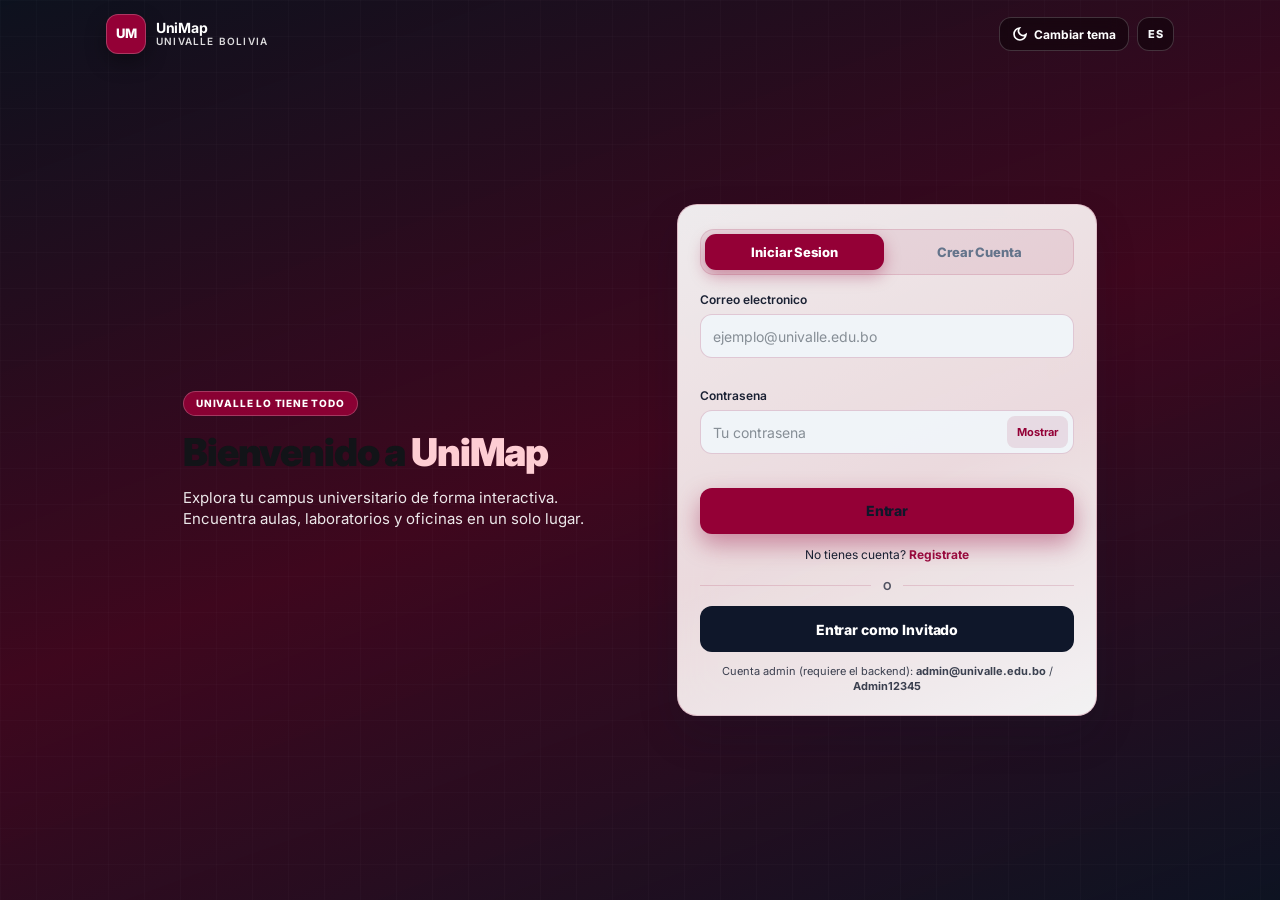
<file: index.html>
<!DOCTYPE html>
<html lang="es">
<head>
  <meta charset="UTF-8">
  <meta name="viewport" content="width=device-width, initial-scale=1.0">
  <meta http-equiv="Cache-Control" content="no-cache, no-store, must-revalidate">
  <meta http-equiv="Pragma" content="no-cache">
  <meta http-equiv="Expires" content="0">
  <title>UniMap - Acceso al Campus</title>

  <!-- Tema antes del primer pintado -->
  <script>
    (function () {
      try {
        var t = localStorage.getItem('unimap_tema');
        if (t !== 'claro' && t !== 'oscuro') {
          t = window.matchMedia && window.matchMedia('(prefers-color-scheme: dark)').matches
            ? 'oscuro' : 'claro';
        }
        document.documentElement.setAttribute('data-theme', t === 'oscuro' ? 'dark' : 'light');
      } catch (e) { /* sin localStorage */ }
    })();
  </script>
  <link rel="preconnect" href="https://fonts.googleapis.com">
  <link rel="preconnect" href="https://fonts.gstatic.com" crossorigin>
  <link href="https://fonts.googleapis.com/css2?family=Inter:wght@400;500;600;700;800&display=swap" rel="stylesheet">
  <link rel="stylesheet" href="frontend/css/base.css?v=5">
  <link rel="stylesheet" href="frontend/css/auth.css?v=13">
  <link rel="stylesheet" href="frontend/css/responsive.css?v=20">
  <link rel="stylesheet" href="frontend/css/hus.css?v=4">
</head>
<body class="auth-body">

  <!-- VIDEO DE FONDO -->
  <div class="auth-video-wrap" aria-hidden="true">
    <video
      id="auth-drone-video"
      class="auth-video"
      autoplay
      muted
      loop
      playsinline
      preload="metadata"
      poster=""
    >
      <source src="https://pub-e22a3c01667044ffa2b7bb8746df2983.r2.dev/DRON-SEDES-3.mp4" type="video/mp4">
    </video>
    <div class="auth-video-overlay"></div>
    <div class="auth-video-grid"></div>
  </div>

  <!-- Controles flotantes: idioma + tema -->
  <div class="auth-top-controls">
    <div class="auth-brand-mini">
      <div class="logo-icon auth-logo-sm">UM</div>
      <div class="auth-brand-text">
        <strong>UniMap</strong>
        <span>Univalle Bolivia</span>
      </div>
    </div>
    <div class="auth-top-actions">
      <button id="boton-tema" class="auth-chip-btn" type="button" title="Cambiar tema" aria-label="Cambiar tema" data-i18n-title="top.tema">
        <svg class="icono-tema-claro" width="16" height="16" viewBox="0 0 24 24" fill="none" stroke="currentColor" stroke-width="2.5"><path d="M21 12.79A9 9 0 1 1 11.21 3 7 7 0 0 0 21 12.79z"/></svg>
        <svg class="icono-tema-oscuro" width="16" height="16" viewBox="0 0 24 24" fill="none" stroke="currentColor" stroke-width="2.5"><circle cx="12" cy="12" r="4"/><path d="M12 2v2M12 20v2M4.93 4.93l1.41 1.41M17.66 17.66l1.41 1.41M2 12h2M20 12h2M6.34 17.66l-1.41 1.41M19.07 4.93l-1.41 1.41"/></svg>
        <span class="auth-chip-label" data-i18n="top.tema">Tema</span>
      </button>
      <button id="boton-idioma" class="auth-chip-btn boton-idioma" type="button" title="Idioma" aria-label="Idioma" data-i18n-title="top.idioma">
        <span id="idioma-actual">ES</span>
      </button>
    </div>
  </div>

  <!-- AUTH -->
  <div id="pantalla-autenticacion" class="auth-screen">

    <!-- Hero solo móvil / tablet -->
    <div class="auth-mobile-hero">
      <span class="auth-pill">Univalle lo tiene todo</span>
      <h1>Bienvenido a <span>UniMap</span></h1>
      <p data-i18n="auth.tagline">Navegación interactiva 2D/3D de tu campus universitario.</p>
    </div>

    <!-- Panel glass -->
    <div class="auth-right">
      <div class="auth-container">

        <!-- Tabs -->
        <div class="auth-tabs" role="tablist">
          <button type="button" class="auth-tab active" id="tab-login" data-tab="login" data-i18n="auth.login">Iniciar Sesión</button>
          <button type="button" class="auth-tab" id="tab-register" data-tab="register" data-i18n="auth.registro">Crear Cuenta</button>
        </div>

        <!-- Login -->
        <form id="formulario-login" class="auth-form active" autocomplete="on">
          <div class="form-group">
            <label for="correo-login" data-i18n="auth.correo">Correo electrónico</label>
            <input type="email" id="correo-login" placeholder="ejemplo@univalle.edu.bo" data-i18n-placeholder="auth.phCorreo" autocomplete="email">
            <span class="error-msg" id="correo-login-error"></span>
          </div>
          <div class="form-group">
            <label for="contrasena-login" data-i18n="auth.contrasena">Contraseña</label>
            <div class="pass-wrapper">
              <input type="password" id="contrasena-login" placeholder="Tu contraseña" data-i18n-placeholder="auth.phPass" autocomplete="current-password">
              <button type="button" class="boton-mostrar-pass" data-target="contrasena-login" data-i18n="auth.mostrar">Mostrar</button>
            </div>
            <span class="error-msg" id="contrasena-login-error"></span>
          </div>
          <button type="submit" class="btn-primary" data-i18n="auth.entrar">Entrar al mapa</button>
          <div class="auth-switch">
            <span data-i18n="auth.noCuenta">¿No tienes cuenta?</span>
            <a href="#" id="mostrar-registro" data-i18n="auth.registrate">Regístrate aquí</a>
          </div>
        </form>

        <!-- Registro -->
        <form id="formulario-registro" class="auth-form" autocomplete="on">
          <div class="form-row">
            <div class="form-group">
              <label for="nombre-registro" data-i18n="auth.nombre">Nombre</label>
              <input type="text" id="nombre-registro" placeholder="Juan" data-i18n-placeholder="auth.phNombre" autocomplete="given-name">
              <span class="error-msg" id="nombre-registro-error"></span>
            </div>
            <div class="form-group">
              <label for="apellido-registro" data-i18n="auth.apellido">Apellido paterno</label>
              <input type="text" id="apellido-registro" placeholder="Pérez" data-i18n-placeholder="auth.phApellido" autocomplete="family-name">
              <span class="error-msg" id="apellido-registro-error"></span>
            </div>
          </div>
          <div class="form-group">
            <label for="apellidoMaterno-registro" data-i18n="auth.apellidoMaterno">Apellido materno (opcional)</label>
            <input type="text" id="apellidoMaterno-registro" placeholder="Ticona" data-i18n-placeholder="auth.phApellidoMaterno" autocomplete="additional-name">
            <span class="error-msg" id="apellidoMaterno-registro-error"></span>
          </div>
          <div class="form-group">
            <label for="correo-registro" data-i18n="auth.correo">Correo electrónico</label>
            <input type="email" id="correo-registro" placeholder="ejemplo@univalle.edu.bo" data-i18n-placeholder="auth.phCorreo" autocomplete="email">
            <span class="error-msg" id="correo-registro-error"></span>
          </div>
          <div class="form-group">
            <label for="contrasena-registro" data-i18n="auth.contrasena">Contraseña</label>
            <div class="pass-wrapper">
              <input type="password" id="contrasena-registro" placeholder="Mínimo 6 caracteres" data-i18n-placeholder="auth.phPassNuevo" autocomplete="new-password">
              <button type="button" class="boton-mostrar-pass" data-target="contrasena-registro" data-i18n="auth.mostrar">Mostrar</button>
            </div>
            <span class="error-msg" id="contrasena-registro-error"></span>
            <div class="pass-strength" id="fortaleza-contrasena"></div>
          </div>
          <div class="form-group">
            <label for="contrasena2-registro" data-i18n="auth.confirmaPass">Confirmar contraseña</label>
            <input type="password" id="contrasena2-registro" placeholder="Repite tu contraseña" data-i18n-placeholder="auth.phPassConfirmar" autocomplete="new-password">
            <span class="error-msg" id="contrasena2-registro-error"></span>
          </div>
          <button type="submit" class="btn-primary" data-i18n="auth.crearCuenta">Crear cuenta y entrar</button>
          <div class="auth-switch">
            <span data-i18n="auth.tienesCuenta">¿Ya tienes cuenta?</span>
            <a href="#" id="mostrar-login" data-i18n="auth.iniciaSesion">Inicia sesión</a>
          </div>
        </form>

        <div class="auth-divider"><span data-i18n="auth.o">o</span></div>

        <!-- Solo invitado (sin botón admin demo) -->
        <button id="boton-invitado" type="button" class="btn-guest" data-i18n="auth.invitado">
          Entrar como invitado
        </button>

        <p class="auth-demo">
          <span data-i18n="auth.demo">Admin (requiere backend):</span>
          <strong>admin@univalle.edu.bo</strong> / <strong>Admin12345</strong>
        </p>
      </div>
    </div>
  </div>

  <script src="frontend/js/core/store.js?v=10"></script>
  <script src="frontend/js/core/api.js?v=9"></script>
  <script src="frontend/js/core/i18n.js?v=14"></script>
  <script src="frontend/js/auth/auth.js?v=7"></script>
  <script>
    if (window.UniMap && UniMap.i18n) UniMap.i18n.iniciar();

    /* Tema */
    (function () {
      var btn = document.getElementById('boton-tema');
      if (!btn) return;
      btn.addEventListener('click', function () {
        var oscuro = document.documentElement.getAttribute('data-theme') === 'dark';
        var nuevo = oscuro ? 'claro' : 'oscuro';
        try { localStorage.setItem('unimap_tema', nuevo); } catch (e) {}
        document.documentElement.setAttribute('data-theme', nuevo === 'oscuro' ? 'dark' : 'light');
      });
    })();

    /* Tabs login / registro (además de los enlaces que ya usa auth.js) */
    (function () {
      var tabLogin = document.getElementById('tab-login');
      var tabReg = document.getElementById('tab-register');
      var formLogin = document.getElementById('formulario-login');
      var formReg = document.getElementById('formulario-registro');
      if (!tabLogin || !tabReg || !formLogin || !formReg) return;

      function showLogin() {
        formLogin.classList.add('active');
        formReg.classList.remove('active');
        tabLogin.classList.add('active');
        tabReg.classList.remove('active');
      }
      function showReg() {
        formReg.classList.add('active');
        formLogin.classList.remove('active');
        tabReg.classList.add('active');
        tabLogin.classList.remove('active');
      }

      tabLogin.addEventListener('click', showLogin);
      tabReg.addEventListener('click', showReg);

      var aReg = document.getElementById('mostrar-registro');
      var aLog = document.getElementById('mostrar-login');
      if (aReg) aReg.addEventListener('click', function () { setTimeout(showReg, 0); });
      if (aLog) aLog.addEventListener('click', function () { setTimeout(showLogin, 0); });
    })();

    /* Intentar reproducir el video (políticas de autoplay) */
    (function () {
      var v = document.getElementById('auth-drone-video');
      if (!v) return;
      var p = v.play();
      if (p && typeof p.catch === 'function') p.catch(function () { /* autoplay bloqueado: queda el overlay */ });
    })();
  </script>
</body>
</html>
</file>
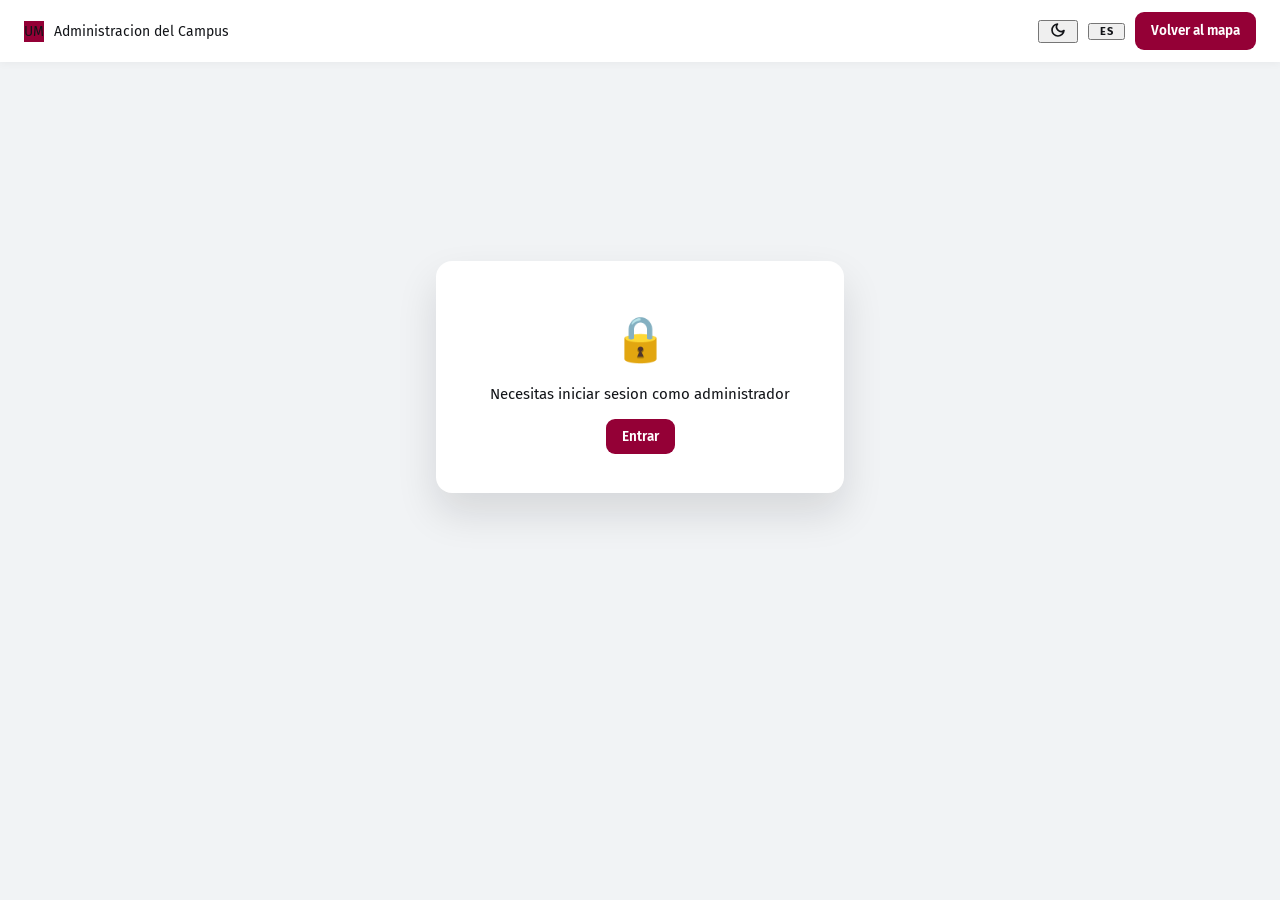
<file: frontend/admin.html>
<!DOCTYPE html>
<html lang="es">
<head>
  <meta charset="UTF-8">
  <meta name="viewport" content="width=device-width, initial-scale=1.0">
  <title>UniMap - Administracion</title>

  <!-- Tema (claro/oscuro) aplicado antes del primer pintado -->
  <script>
    (function () {
      try {
        var t = localStorage.getItem('unimap_tema');
        if (t !== 'claro' && t !== 'oscuro') {
          t = window.matchMedia && window.matchMedia('(prefers-color-scheme: dark)').matches ? 'oscuro' : 'claro';
        }
        document.documentElement.setAttribute('data-theme', t === 'oscuro' ? 'dark' : 'light');
      } catch (e) { /* sin localStorage: tema claro */ }
    })();
  </script>

  <link rel="stylesheet" href="css/base.css?v=4">
  <link rel="stylesheet" href="css/hus.css?v=4">
  <link rel="stylesheet" href="css/admin.css?v=6">
</head>
<body class="admin-body">

  <!-- Cabecera -->
  <header class="admin-top">
    <div class="top-left">
      <div class="logo-small">UM</div>
      <span class="app-name" data-i18n="adm.titulo">Administracion del Campus</span>
    </div>
    <div class="admin-top-right">
      <!-- Modo claro / oscuro -->
      <button id="boton-tema" class="boton-idioma" title="Cambiar tema" data-i18n-title="top.tema">
        <svg class="icono-tema-claro" width="16" height="16" viewBox="0 0 24 24" fill="none" stroke="currentColor" stroke-width="2.5" stroke-linecap="round" stroke-linejoin="round"><path d="M21 12.79A9 9 0 1 1 11.21 3 7 7 0 0 0 21 12.79z"/></svg>
        <svg class="icono-tema-oscuro" width="16" height="16" viewBox="0 0 24 24" fill="none" stroke="currentColor" stroke-width="2.5" stroke-linecap="round" stroke-linejoin="round"><circle cx="12" cy="12" r="4"/><path d="M12 2v2M12 20v2M4.93 4.93l1.41 1.41M17.66 17.66l1.41 1.41M2 12h2M20 12h2M6.34 17.66l-1.41 1.41M19.07 4.93l-1.41 1.41"/></svg>
      </button>
      <button class="btn-icon boton-idioma" title="Idioma" data-i18n-title="top.idioma">
        <span id="idioma-actual">ES</span>
      </button>
      <a href="mapa.html" class="btn-admin-volver" data-i18n="adm.volver">Volver al mapa</a>
    </div>
  </header>

  <!-- Sin permisos -->
  <div id="admin-sin-permisos" class="admin-sin-permisos hidden">
    <div class="admin-sin-permisos-card">
      <div class="fav-vacio-icono">&#128274;</div>
      <p id="texto-sin-permisos" data-i18n="adm.sinPermisos">Necesitas iniciar sesion como administrador</p>
      <a href="../index.html" class="btn-admin-volver" data-i18n="auth.entrar">Entrar</a>
    </div>
  </div>

  <!-- Contenido -->
  <main id="admin-contenido" class="admin-contenido hidden">

    <!-- Tabs -->
    <nav class="admin-tabs" role="tablist">
      <button class="admin-tab active" data-tab="espacios" data-i18n="adm.espacios">Espacios</button>
      <button class="admin-tab" data-tab="usuarios" data-i18n="adm.tabUsuarios">Usuarios</button>
      <button class="admin-tab" data-tab="estudiantes" data-i18n="adm.tabEstudiantes">Estudiantes</button>
      <button class="admin-tab" data-tab="docentes" data-i18n="adm.tabDocentes">Docentes</button>
      <button class="admin-tab" data-tab="administradores" data-i18n="adm.tabAdministradores">Administradores</button>
      <button class="admin-tab" data-tab="materias" data-i18n="adm.tabMaterias">Materias</button>
      <button class="admin-tab" data-tab="carreras" data-i18n="adm.tabCarreras">Carreras</button>
      <button class="admin-tab" data-tab="roles" data-i18n="adm.tabRoles">Roles</button>
      <button class="admin-tab" data-tab="catalogos" data-i18n="adm.tabCatalogos">Catalogos</button>
      <button class="admin-tab" data-tab="estadisticas" data-i18n="adm.estadisticas">Estadisticas</button>
    </nav>

    <!-- TAB: ESPACIOS -->
    <section id="tab-espacios" class="admin-tab-panel">
      <div class="admin-toolbar">
        <input type="text" id="admin-buscar" data-i18n-placeholder="adm.buscarPh" placeholder="Buscar espacio...">
        <select id="admin-filtro-torre">
          <option value="" data-i18n="filtros.torre">Torre</option>
          <option value="1" data-i18n="torre.antigua">Torre Antigua</option>
          <option value="2" data-i18n="torre.innovacion">Torre Innovacion</option>
        </select>
        <select id="admin-filtro-tipo">
          <option value="" data-i18n="adm.tipo">Tipo</option>
          <option value="aula" data-i18n="tipo.aula">Aulas</option>
          <option value="laboratorio" data-i18n="tipo.laboratorio">Laboratorios</option>
          <option value="oficina" data-i18n="tipo.oficina">Oficinas</option>
          <option value="biblioteca" data-i18n="tipo.biblioteca">Biblioteca</option>
          <option value="auditorio" data-i18n="tipo.auditorio">Auditorios</option>
          <option value="comedor" data-i18n="tipo.comedor">Comedor</option>
          <option value="deportivo" data-i18n="tipo.deportivo">Deportivo</option>
          <option value="salon" data-i18n="tipo.salon">Salones</option>
        </select>
        <button id="admin-restaurar" class="btn-admin-secundario" data-i18n="adm.restaurar">Restaurar datos demo</button>
        <button id="admin-nuevo" class="btn-admin-primario" data-i18n="adm.nuevo">Nuevo espacio</button>
      </div>

      <div class="admin-tabla-wrap">
        <table class="admin-tabla">
          <thead>
            <tr>
              <th data-i18n="adm.nombre">Nombre</th>
              <th data-i18n="adm.tipo">Tipo</th>
              <th data-i18n="adm.torre">Torre</th>
              <th data-i18n="adm.piso">Piso</th>
              <th data-i18n="adm.horario">Horario de atencion</th>
              <th data-i18n="adm.estado">Estado</th>
              <th data-i18n="adm.accion">Acciones</th>
            </tr>
          </thead>
          <tbody id="admin-cuerpo"></tbody>
        </table>
        <div id="admin-vacio" class="admin-vacio hidden" data-i18n="adm.vacio">Sin resultados</div>
      </div>
    </section>

    <!-- TAB: ESTADISTICAS (HU-14) -->
    <section id="tab-estadisticas" class="admin-tab-panel hidden">
      <div class="stats-cards">
        <div class="stats-card">
          <div class="stats-valor" id="stats-total-espacios">0</div>
          <div class="stats-etiqueta" data-i18n="est.total">Total de espacios</div>
        </div>
        <div class="stats-card">
          <div class="stats-valor" id="stats-total-consultas">0</div>
          <div class="stats-etiqueta" data-i18n="est.consultas">consultas</div>
        </div>
      </div>

      <div class="stats-bloque">
        <h3 data-i18n="adm.seccionTop">Mas consultados</h3>
        <div id="stats-top" class="stats-lista"></div>
      </div>

      <div class="stats-bloque">
        <h3 data-i18n="adm.seccionTipo">Distribucion por tipo</h3>
        <div id="stats-tipos" class="stats-lista"></div>
      </div>
    </section>
    <!-- ══ CRUD: USUARIOS ══ -->
    <section id="tab-usuarios" class="admin-tab-panel hidden" data-entidad="usuarios">
      <div class="admin-toolbar">
        <input type="text" id="buscar-usuarios" data-i18n-placeholder="adm.buscarPh2" placeholder="Buscar...">
        <select id="filtro-rol"><option value="" data-i18n="adm.filtroTodos">Todos</option></select>
        <select id="filtro-estado">
          <option value="" data-i18n="adm.filtroTodos">Todos</option>
          <option value="activo" data-i18n="ley.activo">Activo</option>
          <option value="inactivo" data-i18n="ley.inactivo">Inactivo</option>
        </select>
        <span class="admin-contador" id="contador-usuarios"></span>
        <button class="btn-admin-primario" data-alta="usuarios" data-i18n="adm.nuevoUsuario">Nuevo usuario</button>
      </div>
      <div class="admin-tabla-wrap">
        <table class="admin-tabla"><thead id="cabecera-usuarios"></thead><tbody id="cuerpo-usuarios"></tbody></table>
        <div id="vacio-usuarios" class="admin-vacio hidden" data-i18n="adm.vacio">Sin resultados</div>
      </div>
    </section>

    <!-- ══ CRUD: ESTUDIANTES ══ -->
    <section id="tab-estudiantes" class="admin-tab-panel hidden" data-entidad="estudiantes">
      <div class="admin-toolbar">
        <input type="text" id="buscar-estudiantes" data-i18n-placeholder="adm.buscarPh2" placeholder="Buscar...">
        <select id="filtro-carrera-estudiantes"><option value="" data-i18n="adm.filtroTodos">Todas</option></select>
        <select id="filtro-estado-estudiantes">
          <option value="" data-i18n="adm.filtroTodos">Todos</option>
          <option value="activo" data-i18n="ley.activo">Activo</option>
          <option value="inactivo" data-i18n="ley.inactivo">Inactivo</option>
        </select>
        <span class="admin-contador" id="contador-estudiantes"></span>
        <button class="btn-admin-primario" data-alta="estudiantes" data-i18n="adm.nuevoEstudiante">Nuevo estudiante</button>
      </div>
      <div class="admin-tabla-wrap">
        <table class="admin-tabla"><thead id="cabecera-estudiantes"></thead><tbody id="cuerpo-estudiantes"></tbody></table>
        <div id="vacio-estudiantes" class="admin-vacio hidden" data-i18n="adm.vacio">Sin resultados</div>
      </div>
    </section>

    <!-- ══ CRUD: DOCENTES ══ -->
    <section id="tab-docentes" class="admin-tab-panel hidden" data-entidad="docentes">
      <div class="admin-toolbar">
        <input type="text" id="buscar-docentes" data-i18n-placeholder="adm.buscarPh2" placeholder="Buscar...">
        <select id="filtro-estado-docentes">
          <option value="" data-i18n="adm.filtroTodos">Todos</option>
          <option value="activo" data-i18n="ley.activo">Activo</option>
          <option value="inactivo" data-i18n="ley.inactivo">Inactivo</option>
        </select>
        <span class="admin-contador" id="contador-docentes"></span>
        <button class="btn-admin-primario" data-alta="docentes" data-i18n="adm.nuevoDocente">Nuevo docente</button>
      </div>
      <div class="admin-tabla-wrap">
        <table class="admin-tabla"><thead id="cabecera-docentes"></thead><tbody id="cuerpo-docentes"></tbody></table>
        <div id="vacio-docentes" class="admin-vacio hidden" data-i18n="adm.vacio">Sin resultados</div>
      </div>
    </section>

    <!-- ══ CRUD: ADMINISTRADORES ══ -->
    <section id="tab-administradores" class="admin-tab-panel hidden" data-entidad="administradores">
      <div class="admin-toolbar">
        <input type="text" id="buscar-administradores" data-i18n-placeholder="adm.buscarPh2" placeholder="Buscar...">
        <select id="filtro-estado-administradores">
          <option value="" data-i18n="adm.filtroTodos">Todos</option>
          <option value="activo" data-i18n="ley.activo">Activo</option>
          <option value="inactivo" data-i18n="ley.inactivo">Inactivo</option>
        </select>
        <span class="admin-contador" id="contador-administradores"></span>
        <button class="btn-admin-primario" data-alta="administradores" data-i18n="adm.nuevoAdministrador">Nuevo administrador</button>
      </div>
      <div class="admin-tabla-wrap">
        <table class="admin-tabla"><thead id="cabecera-administradores"></thead><tbody id="cuerpo-administradores"></tbody></table>
        <div id="vacio-administradores" class="admin-vacio hidden" data-i18n="adm.vacio">Sin resultados</div>
      </div>
    </section>

    <!-- ══ CRUD: MATERIAS ══ -->
    <section id="tab-materias" class="admin-tab-panel hidden" data-entidad="materias">
      <div class="admin-toolbar">
        <input type="text" id="buscar-materias" data-i18n-placeholder="adm.buscarPh2" placeholder="Buscar...">
        <span class="admin-contador" id="contador-materias"></span>
        <button class="btn-admin-primario" data-alta="materias" data-i18n="adm.nuevaMateria">Nueva materia</button>
      </div>
      <div class="admin-tabla-wrap">
        <table class="admin-tabla"><thead id="cabecera-materias"></thead><tbody id="cuerpo-materias"></tbody></table>
        <div id="vacio-materias" class="admin-vacio hidden" data-i18n="adm.vacio">Sin resultados</div>
      </div>
    </section>

    <!-- ══ CRUD: CARRERAS ══ -->
    <section id="tab-carreras" class="admin-tab-panel hidden" data-entidad="carreras">
      <div class="admin-toolbar">
        <input type="text" id="buscar-carreras" data-i18n-placeholder="adm.buscarPh2" placeholder="Buscar...">
        <span class="admin-contador" id="contador-carreras"></span>
        <button class="btn-admin-primario" data-alta="carreras" data-i18n="adm.nuevaCarrera">Nueva carrera</button>
      </div>
      <div class="admin-tabla-wrap">
        <table class="admin-tabla"><thead id="cabecera-carreras"></thead><tbody id="cuerpo-carreras"></tbody></table>
        <div id="vacio-carreras" class="admin-vacio hidden" data-i18n="adm.vacio">Sin resultados</div>
      </div>
    </section>

    <!-- ══ CRUD: ROLES ══ -->
    <section id="tab-roles" class="admin-tab-panel hidden" data-entidad="roles">
      <div class="admin-toolbar">
        <input type="text" id="buscar-roles" data-i18n-placeholder="adm.buscarPh2" placeholder="Buscar...">
        <span class="admin-contador" id="contador-roles"></span>
        <button class="btn-admin-primario" data-alta="roles" data-i18n="adm.nuevoRol">Nuevo rol</button>
      </div>
      <div class="admin-tabla-wrap">
        <table class="admin-tabla"><thead id="cabecera-roles"></thead><tbody id="cuerpo-roles"></tbody></table>
        <div id="vacio-roles" class="admin-vacio hidden" data-i18n="adm.vacio">Sin resultados</div>
      </div>
    </section>

    <!-- ══ CRUD: CATALOGOS (tipos de espacio, categorias, tipos de lab) ══ -->
    <section id="tab-catalogos" class="admin-tab-panel hidden" data-entidad="catalogos">
      <div class="admin-toolbar">
        <select id="selector-catalogo" data-i18n-title="adm.catSelecciona">
          <option value="tipos-espacio" data-i18n="adm.catTiposEspacio">Tipos de espacio</option>
          <option value="categorias-servicio" data-i18n="adm.catCategoriasServicio">Categorias de servicio</option>
          <option value="tipos-laboratorio" data-i18n="adm.catTiposLaboratorio">Tipos de laboratorio</option>
        </select>
        <input type="text" id="buscar-catalogos" data-i18n-placeholder="adm.buscarPh2" placeholder="Buscar...">
        <span class="admin-contador" id="contador-catalogos"></span>
        <button class="btn-admin-primario" data-alta="catalogos" data-i18n="adm.nuevoRegistro">Nuevo registro</button>
      </div>
      <div class="admin-tabla-wrap">
        <table class="admin-tabla"><thead id="cabecera-catalogos"></thead><tbody id="cuerpo-catalogos"></tbody></table>
        <div id="vacio-catalogos" class="admin-vacio hidden" data-i18n="adm.vacio">Sin resultados</div>
      </div>
    </section>
  </main>

  <!-- Modal: alta / edicion de espacio (HU-06) -->
  <div id="modal-espacio" class="modal hidden">
    <div class="modal-content modal-espacio">
      <div class="modal-header">
        <h3 id="modal-espacio-titulo" data-i18n="adm.editar">Editar</h3>
        <button class="btn-close cerrar-modal-admin">&times;</button>
      </div>
      <form id="form-espacio">
        <div class="form-row">
          <div class="form-group">
            <label for="esp-nombre" data-i18n="adm.nombre">Nombre</label>
            <input type="text" id="esp-nombre" required>
            <span class="error-msg" id="esp-nombre-error"></span>
          </div>
          <div class="form-group">
            <label for="esp-tipo" data-i18n="adm.tipo">Tipo</label>
            <select id="esp-tipo">
              <option value="aula" data-i18n="tipo.aula">Aulas</option>
              <option value="laboratorio" data-i18n="tipo.laboratorio">Laboratorios</option>
              <option value="oficina" data-i18n="tipo.oficina">Oficinas</option>
              <option value="biblioteca" data-i18n="tipo.biblioteca">Biblioteca</option>
              <option value="auditorio" data-i18n="tipo.auditorio">Auditorios</option>
              <option value="comedor" data-i18n="tipo.comedor">Comedor</option>
              <option value="deportivo" data-i18n="tipo.deportivo">Deportivo</option>
              <option value="salon" data-i18n="tipo.salon">Salones</option>
            </select>
          </div>
        </div>

        <div class="form-row">
          <div class="form-group">
            <label for="esp-torre" data-i18n="adm.torre">Torre</label>
            <select id="esp-torre">
              <option value="1" data-i18n="torre.antigua">Torre Antigua</option>
              <option value="2" data-i18n="torre.innovacion">Torre Innovacion</option>
            </select>
          </div>
          <div class="form-group">
            <label for="esp-piso" data-i18n="adm.piso">Piso</label>
            <select id="esp-piso"></select>
            <span class="error-msg" id="esp-piso-error"></span>
          </div>
        </div>

        <div class="form-row">
          <div class="form-group">
            <label for="esp-horario" data-i18n="adm.horario">Horario de atencion</label>
            <input type="text" id="esp-horario" placeholder="08:00-18:00">
          </div>
          <div class="form-group">
            <label for="esp-telefono" data-i18n="adm.telefono">Contacto</label>
            <input type="text" id="esp-telefono" placeholder="Ext. 101">
          </div>
        </div>

        <div class="form-row">
          <div class="form-group">
            <label for="esp-capacidad" data-i18n="adm.capacidad">Capacidad</label>
            <input type="number" id="esp-capacidad" min="0" value="0">
          </div>
          <div class="form-group">
            <label for="esp-estado" data-i18n="adm.estado">Estado</label>
            <select id="esp-estado">
              <option value="activo" data-i18n="ley.activo">Activo</option>
              <option value="inactivo" data-i18n="ley.inactivo">Inactivo</option>
            </select>
          </div>
        </div>

        <div class="form-row">
          <div class="form-group">
            <label for="esp-x">X (posicion marcador)</label>
            <input type="number" id="esp-x" min="0" max="800" value="0">
            <span class="error-msg" id="esp-x-error"></span>
          </div>
          <div class="form-group">
            <label for="esp-y">Y (posicion marcador)</label>
            <input type="number" id="esp-y" min="0" max="600" value="0">
            <span class="error-msg" id="esp-y-error"></span>
          </div>
        </div>

        <div class="admin-form-acciones">
          <button type="button" class="btn-admin-secundario cerrar-modal-admin" data-i18n="adm.cancelar">Cancelar</button>
          <button type="submit" class="btn-admin-primario" data-i18n="adm.guardar">Guardar</button>
        </div>
      </form>
    </div>
  </div>

  <!-- Modal: alta / edicion de usuarios, estudiantes, docentes y catalogos -->
  <div id="modal-registro" class="modal hidden">
    <div class="modal-content modal-espacio modal-registro">
      <div class="modal-header">
        <h3 id="modal-registro-titulo"></h3>
        <button class="btn-close cerrar-modal-registro">&times;</button>
      </div>
      <form id="form-registro" novalidate>
        <div id="campos-registro" class="form-campos"></div>
        <div class="admin-form-acciones">
          <button type="button" class="btn-admin-secundario cerrar-modal-registro" data-i18n="adm.cancelar">Cancelar</button>
          <button type="submit" class="btn-admin-primario" data-i18n="adm.guardar">Guardar</button>
        </div>
      </form>
    </div>
  </div>

  <!-- Notificacion -->
  <div id="notificacion" class="notification hidden">
    <span id="mensaje-notificacion"></span>
    <button id="cerrar-notificacion" class="btn-close-sm">&times;</button>
  </div>

  <script src="js/core/store.js?v=10"></script>
  <script src="js/core/api.js?v=9"></script>
  <script src="js/core/i18n.js?v=17"></script>
  <script src="js/core/estadisticas.js?v=4"></script>
  <script src="js/core/avisos.js?v=4"></script>
  <script src="js/data/categorias.js?v=4"></script>
  <script src="js/data/edificios.js?v=6"></script>
  <script src="js/data/docentes.js?v=4"></script>
  <script src="js/data/espacios.js?v=9"></script>
  <script src="js/core/personalizacion.js?v=8"></script>
  <script src="js/auth/auth.js?v=6"></script>
  <script src="js/admin/admin.js?v=16"></script>
  <script>
    /* Tema claro/oscuro en la pantalla de administracion */
    (function () {
      var btn = document.getElementById('boton-tema');
      if (!btn) return;
      btn.addEventListener('click', function () {
        var oscuro = document.documentElement.getAttribute('data-theme') === 'dark';
        var nuevo = oscuro ? 'claro' : 'oscuro';
        try { localStorage.setItem('unimap_tema', nuevo); } catch (e) { /* sin storage */ }
        document.documentElement.setAttribute('data-theme', nuevo === 'oscuro' ? 'dark' : 'light');
      });
    })();
  </script>
</body>
</html>
</file>
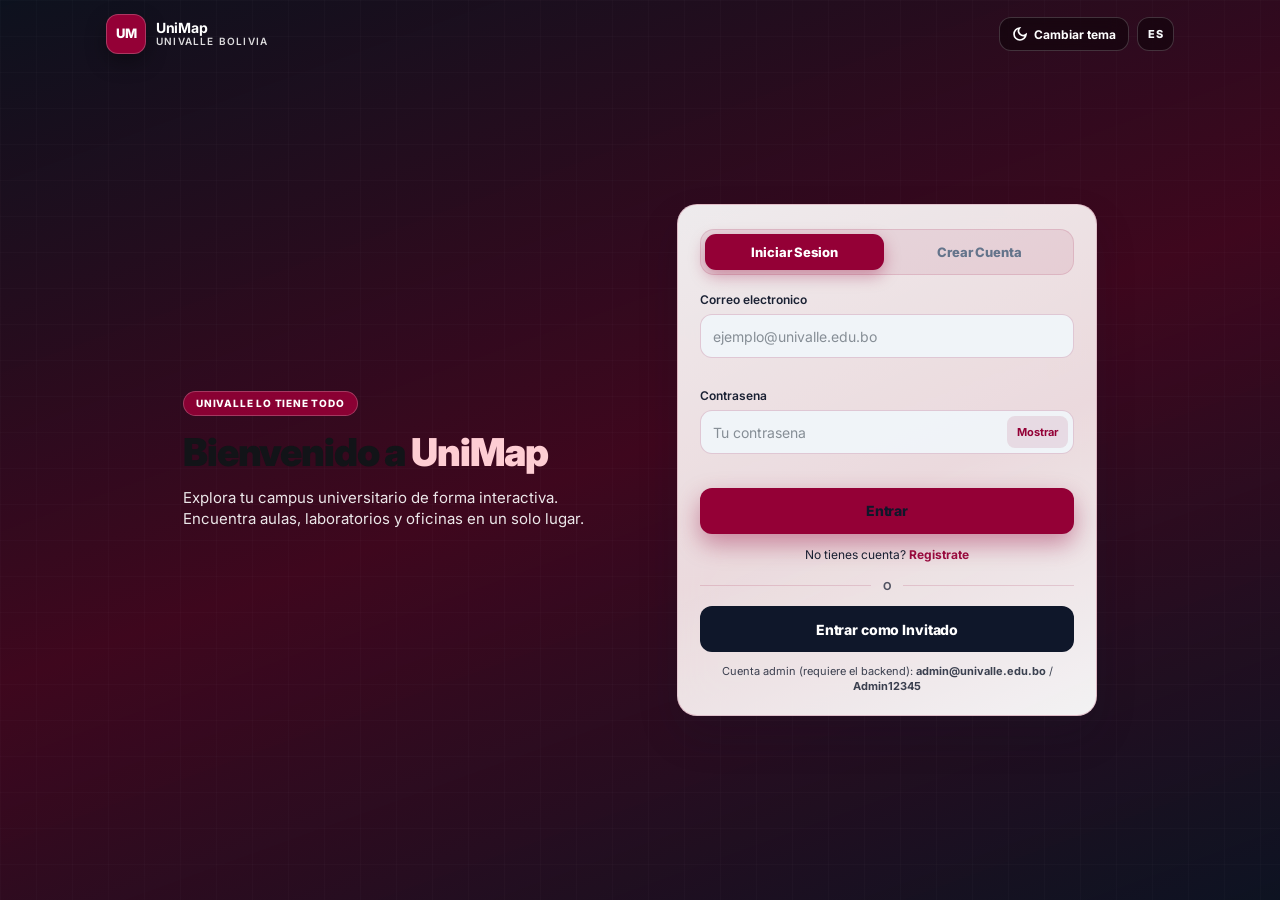
<file: frontend/mapa.html>
<!DOCTYPE html>
<html lang="es">

<head>
  <meta charset="UTF-8">
  <meta name="viewport" content="width=device-width, initial-scale=1.0">
  <meta http-equiv="Cache-Control" content="no-cache, no-store, must-revalidate">
  <meta http-equiv="Pragma" content="no-cache">
  <meta http-equiv="Expires" content="0">
  <title>UniMap - Campus Universitario</title>

  <!-- Tema (claro/oscuro) aplicado antes del primer pintado
       para evitar parpadeo de fondo blanco -->
  <script>
    (function () {
      try {
        var t = localStorage.getItem('unimap_tema');
        if (t !== 'claro' && t !== 'oscuro') {
          t = window.matchMedia && window.matchMedia('(prefers-color-scheme: dark)').matches ? 'oscuro' : 'claro';
        }
        document.documentElement.setAttribute('data-theme', t === 'oscuro' ? 'dark' : 'light');
      } catch (e) { /* sin localStorage: tema claro */ }
    })();
  </script>
  <link rel="preconnect" href="https://fonts.googleapis.com">
  <link rel="preconnect" href="https://fonts.gstatic.com" crossorigin>
  <link href="https://fonts.googleapis.com/css2?family=Inter:wght@400;500;600;700;800&display=swap" rel="stylesheet">
  <!-- CSS: hojas divididas por capitulo (v=4 modo oscuro) -->
  <link rel="stylesheet" href="css/base.css?v=13">
  <link rel="stylesheet" href="css/map.css?v=13">
  <link rel="stylesheet" href="css/panels.css?v=5">
  <link rel="stylesheet" href="css/components.css?v=8">
  <link rel="stylesheet" href="css/view3d.css?v=6">
  <link rel="stylesheet" href="css/hus.css?v=5">
  <link rel="stylesheet" href="css/ar.css?v=3">
  <link rel="stylesheet" href="css/responsive.css?v=24">
  <link rel="stylesheet" href="css/chat.css?v=8">
</head>

<body>

  <!-- MAP SECTION -->
  <div id="pantalla-mapa" class="map-screen">

    <!-- Top Bar -->
    <!-- ========== SHELL PREMIUM: ISLAS (desktop) + TOP MÍNIMO (móvil) ========== -->
    <header class="top-bar top-bar-premium" id="top-bar">

      <!-- ISLA IZQUIERDA: logo + búsqueda + chips -->
      <div class="island island-left" id="island-left">
        <div class="island-search-row">
          <div class="logo-small">UM</div>
          <span class="app-name">UniMap</span>

          <!-- Lupa: solo móvil -->
          <button type="button" id="boton-lupa-movil" class="btn-lupa-movil" aria-label="Buscar" title="Buscar">
            <svg width="18" height="18" viewBox="0 0 24 24" fill="none" stroke="currentColor" stroke-width="2.5">
              <circle cx="11" cy="11" r="8" />
              <line x1="21" y1="21" x2="16.65" y2="16.65" />
            </svg>
          </button>

          <div class="search-container" id="search-container">
            <label class="skip-link" for="campo-busqueda" data-i18n="top.buscarPh">Buscar</label>
            <input type="text" id="campo-busqueda" data-i18n-placeholder="top.buscarPh"
              placeholder="Buscar aula, oficina, lab...">
            <button id="boton-busqueda" class="btn-icon" title="Buscar" aria-label="Buscar"
              data-i18n-title="top.buscarPh">
              <svg width="18" height="18" viewBox="0 0 24 24" fill="none" stroke="currentColor" stroke-width="2.5"
                stroke-linecap="round">
                <circle cx="11" cy="11" r="8" />
                <line x1="21" y1="21" x2="16.65" y2="16.65" />
              </svg>
            </button>
            <div id="resultados-busqueda" class="search-results hidden" role="listbox"></div>
          </div>
        </div>

        <!-- Chips de acción (desktop; en móvil van al bottom nav) -->
        <div class="chip-row" id="chip-row">
          <button type="button" class="chip" id="boton-filtros" data-i18n-title="top.filtros" title="Filtros">
            <svg width="14" height="14" viewBox="0 0 24 24" fill="none" stroke="currentColor" stroke-width="2.5">
              <polygon points="22 3 2 3 10 12.46 10 19 14 21 14 12.46 22 3" />
            </svg>
            <span data-i18n="top.filtros">Filtros</span>
          </button>
          <button type="button" class="chip" id="boton-horarios" data-i18n-title="top.horarios" title="Horarios">
            <svg width="14" height="14" viewBox="0 0 24 24" fill="none" stroke="currentColor" stroke-width="2.5">
              <circle cx="12" cy="12" r="10" />
              <polyline points="12 6 12 12 16 14" />
            </svg>
            <span data-i18n="top.horarios">Horarios</span>
          </button>
          <button type="button" class="chip" id="boton-servicios" data-i18n-title="top.servicios" title="Servicios">
            <svg width="14" height="14" viewBox="0 0 24 24" fill="none" stroke="currentColor" stroke-width="2.5"
              stroke-linejoin="round">
              <path d="M3 21h18M5 21V7l7-4 7 4v14" />
            </svg>
            <span data-i18n="top.lblServicios">Servicios</span>
          </button>
          <button type="button" class="chip" id="boton-ruta" data-i18n-title="top.ruta" title="Ruta">
            <svg width="14" height="14" viewBox="0 0 24 24" fill="none" stroke="currentColor" stroke-width="2.5">
              <circle cx="6" cy="19" r="3" />
              <circle cx="18" cy="5" r="3" />
              <path d="M9 19h5a4 4 0 0 0 0-8h-4a4 4 0 0 1 0-8h5" />
            </svg>
            <span data-i18n="top.lblRuta">Rutas</span>
          </button>
          <button type="button" class="chip" id="boton-sugerencias" data-i18n-title="top.sugerencias" title="Para ti">
            <svg width="14" height="14" viewBox="0 0 24 24" fill="none" stroke="currentColor" stroke-width="2.5">
              <path d="M9 18h6M10 22h4M12 2a7 7 0 0 0-4 12.7c.6.5 1 1.4 1 2.3h6c0-.9.4-1.8 1-2.3A7 7 0 0 0 12 2z" />
            </svg>
            <span data-i18n="top.sugerencias">Para ti</span>
          </button>
        </div>
      </div>

      <!-- ISLA DERECHA: 2D/3D + AR/QR + avisos + perfil -->
      <div class="island island-right" id="island-right">
        <div class="toggle-vista" id="toggle-vista" role="group" aria-label="Vista del mapa">
          <button id="boton-vista-2d" class="toggle-opcion active" title="Vista plano 2D">2D</button>
          <button id="boton-vista-3d" class="toggle-opcion" title="Vista tridimensional 3D">3D</button>
        </div>

        <button id="boton-escanear-qr" class="btn-icon btn-pill" title="AR / QR" aria-label="AR / QR"
          data-i18n-title="top.escanear">
          <svg width="16" height="16" viewBox="0 0 24 24" fill="none" stroke="currentColor" stroke-width="2.5">
            <rect x="3" y="3" width="7" height="7" />
            <rect x="14" y="3" width="7" height="7" />
            <rect x="3" y="14" width="7" height="7" />
            <path d="M14 14h3v3h-3z" />
          </svg>
          <span class="btn-label-sm">QR</span>
        </button>

        <button id="boton-avisos" class="btn-icon" title="Notificaciones" aria-label="Notificaciones"
          data-i18n-title="top.avisos">
          <svg width="18" height="18" viewBox="0 0 24 24" fill="none" stroke="currentColor" stroke-width="2.5">
            <path d="M18 8A6 6 0 0 0 6 8c0 7-3 9-3 9h18s-3-2-3-9" />
            <path d="M13.73 21a2 2 0 0 1-3.46 0" />
          </svg>
          <span id="contador-avisos" class="hidden">0</span>
        </button>

        <!-- Botones que siguen existiendo para el JS, pero ocultos en barra (van a menús) -->
        <button id="boton-favoritos" class="btn-icon hidden-bar" title="Favoritos" style="display:none;"
          data-i18n-title="top.favoritos"></button>
        <button id="boton-ubicacion" class="btn-icon hidden-bar" title="Mi ubicacion" data-i18n-title="top.ubicacion"
          style="display:none;"></button>
        <button id="boton-editar-posiciones" class="btn-icon btn-admin-accion hidden-bar hidden"
          title="Editar posiciones" data-i18n-title="top.editarPosiciones"></button>
        <button id="boton-guardar-posiciones" class="btn-icon btn-admin-accion hidden-bar hidden"
          title="Guardar posiciones" data-i18n-title="top.guardarPosiciones"></button>
        <a id="boton-admin" class="btn-icon btn-admin-top hidden-bar hidden" href="admin.html" title="Administracion"
          data-i18n-title="top.admin"></a>
        <button id="boton-tema" class="btn-icon hidden-bar" title="Tema" data-i18n-title="top.tema"
          style="display:none;"></button>
        <button class="btn-icon boton-idioma hidden-bar" title="Idioma" data-i18n-title="top.idioma"
          style="display:none;"><span id="idioma-actual">ES</span></button>

        <!-- Dropdown de usuario (Invitado / Admin) -->
        <div class="user-menu-wrap" id="user-menu-wrap">
          <button type="button" class="user-menu-trigger" id="user-menu-trigger" aria-expanded="false"
            aria-haspopup="true">
            <span class="badge-rol" id="badge-rol">Invitado</span>
            <span id="nombre-usuario" class="user-name-short">Invitado</span>
            <svg width="12" height="12" viewBox="0 0 24 24" fill="none" stroke="currentColor" stroke-width="2.5">
              <polyline points="6 9 12 15 18 9" />
            </svg>
          </button>
          <div class="user-menu-panel" id="user-menu-panel" role="menu">
            <button type="button" class="user-menu-item" data-user-accion="tema" role="menuitem">Cambiar tema</button>
            <button type="button" class="user-menu-item" data-user-accion="idioma" role="menuitem">Idioma (<span
                id="idioma-menu-label">ES</span>)</button>
            <button type="button" class="user-menu-item user-menu-admin" data-user-accion="favoritos"
              role="menuitem">Favoritos</button>
            <button type="button" class="user-menu-item user-menu-admin" data-user-accion="editar"
              role="menuitem">Editar posiciones</button>
            <a class="user-menu-item user-menu-admin" data-user-accion="admin" href="admin.html" role="menuitem">Panel
              de administración</a>
            <button type="button" class="user-menu-item user-menu-danger" id="boton-salir" data-i18n="top.salir"
              role="menuitem">Finalizar sesión</button>
          </div>
        </div>
      </div>
    </header>

    <!-- Banner modo edición (admin) -->
    <div id="banner-edicion" class="banner-edicion hidden">
      <span class="banner-edicion-dot"></span>
      <span>Modo edición activo: arrastra los pines y pulsa Guardar</span>
      <button type="button" id="banner-edicion-guardar" class="banner-edicion-btn">Guardar y salir</button>
    </div>

    <!-- Filter Panel -->
    <aside id="panel-filtros" class="filter-panel hidden" aria-label="Filtros">
      <div class="panel-header">
        <h3 data-i18n="filtros.titulo">Filtros</h3>
        <button id="cerrar-filtros" class="btn-close" aria-label="Cerrar">&times;</button>
      </div>
      <div class="filter-section" id="filtros-tipo">
        <h4 data-i18n="filtros.tipo">Tipo de espacio</h4>
        <label class="filter-check"><input type="checkbox" value="aula" checked> <span
            data-i18n="tipo.aula">Aulas</span></label>
        <label class="filter-check"><input type="checkbox" value="laboratorio" checked> <span
            data-i18n="tipo.laboratorio">Laboratorios</span></label>
        <label class="filter-check"><input type="checkbox" value="oficina" checked> <span
            data-i18n="tipo.oficina">Oficinas</span></label>
        <label class="filter-check"><input type="checkbox" value="biblioteca" checked> <span
            data-i18n="tipo.biblioteca">Biblioteca</span></label>
        <label class="filter-check"><input type="checkbox" value="auditorio" checked> <span
            data-i18n="tipo.auditorio">Auditorios</span></label>
        <label class="filter-check"><input type="checkbox" value="comedor" checked> <span
            data-i18n="tipo.comedor">Comedor</span></label>
        <label class="filter-check"><input type="checkbox" value="deportivo" checked> <span
            data-i18n="tipo.deportivo">Deportivo</span></label>
        <label class="filter-check"><input type="checkbox" value="salon" checked> <span
            data-i18n="tipo.salon">Salones</span></label>
      </div>
      <!-- HU-19: filtro especifico por tipo de laboratorio -->
      <div class="filter-section" id="filtros-lab">
        <h4 data-i18n="filtros.labTipo">Tipo de laboratorio</h4>
        <label class="filter-check"><input type="checkbox" value="quimica" checked> <span
            data-i18n="lab.quimica">Quimica</span></label>
        <label class="filter-check"><input type="checkbox" value="redes" checked> <span
            data-i18n="lab.redes">Redes</span></label>
        <label class="filter-check"><input type="checkbox" value="fisica" checked> <span
            data-i18n="lab.fisica">Fisica</span></label>
        <label class="filter-check"><input type="checkbox" value="sistemas" checked> <span
            data-i18n="lab.sistemas">Sistemas</span></label>
      </div>
      <div class="filter-section">
        <h4 data-i18n="filtros.torre">Torre</h4>
        <div id="filtros-edificio">
          <label class="filter-check"><input type="checkbox" value="1" checked> <span data-i18n="torre.antigua">Torre
              Antigua</span></label>
          <label class="filter-check"><input type="checkbox" value="2" checked> <span data-i18n="torre.innovacion">Torre
              Innovacion</span></label>
        </div>
      </div>
      <div class="filter-section">
        <h4 data-i18n="filtros.disponibilidad">Disponibilidad</h4>
        <label class="filter-check"><input type="checkbox" id="filtro-disponible" checked> <span
            data-i18n="filtros.disponibles">Disponibles</span></label>
        <label class="filter-check"><input type="checkbox" id="filtro-no-disponible" checked> <span
            data-i18n="filtros.noDisponibles">No disponibles</span></label>
      </div>
      <div class="filter-section">
        <h4 data-i18n="filtros.piso">Piso</h4>
        <div class="floor-filters" id="filtros-piso"><!-- se rellena con los pisos existentes --></div>
      </div>
      <button id="aplicar-filtros" class="btn-primary btn-full" data-i18n="filtros.aplicar">Aplicar Filtros</button>
      <button id="restablecer-filtros" class="btn-secondary btn-full"
        data-i18n="filtros.restablecer">Restablecer</button>
    </aside>

    <!-- Favorites Panel -->
    <aside id="panel-favoritos" class="favorites-panel hidden" aria-label="Favoritos">
      <div class="panel-header">
        <h3 data-i18n="fav.titulo">Mis Favoritos</h3>
        <button id="cerrar-favoritos" class="btn-close" aria-label="Cerrar">&times;</button>
      </div>
      <div id="lista-favoritos" class="favorites-list"></div>
    </aside>

    <!-- Schedule Panel -->
    <aside id="panel-horarios" class="schedule-panel hidden" aria-label="Horarios">
      <div class="panel-header">
        <h3 data-i18n="hor.titulo">Horarios de Docentes</h3>
        <button id="cerrar-horarios" class="btn-close" aria-label="Cerrar">&times;</button>
      </div>
      <div class="schedule-search">
        <input type="text" id="campo-busqueda-horario" data-i18n-placeholder="hor.buscarPh"
          placeholder="Buscar docente...">
      </div>
      <div id="lista-horarios" class="schedule-list"></div>
    </aside>

    <!-- HU-07: Panel de servicios por edificio -->
    <aside id="panel-servicios" class="panel-servicios hidden" aria-label="Servicios del edificio">
      <div class="panel-header">
        <h3 data-i18n="serv.titulo">Servicios del Edificio</h3>
        <button id="cerrar-servicios" class="btn-close" aria-label="Cerrar">&times;</button>
      </div>
      <div class="serv-torres">
        <button class="serv-torre-btn active" data-building="1" data-i18n="torre.antigua">Torre Antigua</button>
        <button class="serv-torre-btn" data-building="2" data-i18n="torre.innovacion">Torre Innovacion</button>
      </div>
      <div class="schedule-search">
        <input type="text" id="campo-busqueda-servicio" data-i18n-placeholder="serv.buscarPh"
          placeholder="Filtrar servicios...">
      </div>
      <div id="lista-servicios"></div>
    </aside>

    <!-- HU-13: Panel de notificaciones de cambios -->
    <aside id="panel-avisos" class="panel-avisos hidden" aria-label="Notificaciones">
      <div class="panel-header">
        <h3 data-i18n="av.titulo">Notificaciones</h3>
        <button id="cerrar-avisos" class="btn-close" aria-label="Cerrar">&times;</button>
      </div>
      <div class="panel-acciones">
        <button id="marcar-avisos-leidos" class="btn-perfil" data-i18n="av.marcarTodo">Marcar todo como leido</button>
      </div>
      <div id="lista-avisos"></div>
    </aside>

    <!-- HU-20: Panel de sugerencias -->
    <aside id="panel-sugerencias" class="panel-sugerencias hidden" aria-label="Para ti">
      <div class="panel-header">
        <h3 data-i18n="sug.titulo">Para Ti</h3>
        <button id="cerrar-sugerencias" class="btn-close" aria-label="Cerrar">&times;</button>
      </div>
      <div class="perfil-barra">
        <span id="perfil-badge"></span>
        <button id="abrir-perfil" class="btn-perfil" data-i18n="sug.perfil">Mi perfil</button>
      </div>
      <div id="lista-sugerencias"></div>
    </aside>

    <!-- Torre Selector: TA, TI y Ambos -->
    <div class="selector-torre" id="selector-torre">
      <button class="boton-torre active" data-building="1" title="Torre Antigua (PB-P7)">
        <span class="torre-abrev">TA</span>
        <span class="torre-nombre" data-i18n="torre.antigua">Torre Antigua</span>
      </button>
      <button class="boton-torre" data-building="2" title="Torre Innovacion (PB-P8)">
        <span class="torre-abrev">TI</span>
        <span class="torre-nombre" data-i18n="torre.innovacion">Torre Innovacion</span>
      </button>
      <button class="boton-torre" data-building="0" title="Ambas torres (TA + TI)">
        <span class="torre-abrev">TA+TI</span>
        <span class="torre-nombre" data-i18n="torre.ambos">Ambas torres</span>
      </button>
    </div>

    <!-- Floor Selector (botones generados por JS segun la torre) -->
    <div class="floor-selector" id="selector-pisos">
      <!-- PB ... P7 / P8 -->
    </div>

    <!-- Map Canvas + Visor 3D -->
    <div class="map-wrapper" id="contenedor-mapa">
      <canvas id="lienzo-mapa"></canvas>

      <!-- ===== VISOR 3D ===== -->
      <div id="visor-3d" class="visor-3d hidden">
        <canvas id="lienzo-3d"></canvas>

        <!-- Marcadores proyectados del espacio actual -->
        <div id="marcadores-3d" class="marcadores-3d"></div>

        <!-- Controles de camara -->
        <div class="controles-3d">
          <button id="camara-reiniciar" class="btn-zoom" title="Restablecer camara">
            <svg width="16" height="16" viewBox="0 0 24 24" fill="none" stroke="currentColor" stroke-width="2.5">
              <path d="M15 3h6v6M9 21H3v-6M21 3l-7 7M3 21l7-7" />
            </svg>
          </button>
          <button id="rotacion-auto" class="btn-zoom" title="Rotacion automatica">
            <svg width="16" height="16" viewBox="0 0 24 24" fill="none" stroke="currentColor" stroke-width="2.5"
              stroke-linecap="round">
              <path d="M21 12a9 9 0 1 1-3-6.7" />
              <polyline points="21 3 21 9 15 9" />
            </svg>
          </button>
        </div>

        <!-- Capa de carga -->
        <div id="carga-3d" class="carga-3d hidden">
          <div class="carga-3d-card">
            <div class="carga-3d-anillo"></div>
            <div class="carga-3d-titulo">Cargando modelo 3D</div>
            <div class="carga-3d-barra">
              <div id="barra-carga-3d" class="carga-3d-progreso"></div>
            </div>
            <div id="texto-carga-3d" class="carga-3d-texto">Preparando escena...</div>
          </div>
        </div>

        <!-- Aviso de error / informacion -->
        <div id="aviso-3d" class="aviso-3d hidden"></div>
      </div>

      <!-- Tooltip (compartido por 2D y 3D) -->
      <div id="tooltip-mapa" class="map-tooltip hidden">
        <div class="tooltip-header">
          <span id="tooltip-nombre"></span>
          <span id="tooltip-estado" class="tooltip-status"></span>
        </div>

        <!-- Foto del espacio -->
        <div id="tooltip-foto-wrap" class="tooltip-foto-wrap hidden">
          <img id="tooltip-foto" class="tooltip-foto" alt="" loading="lazy">
        </div>

        <div id="tooltip-tipo" class="tooltip-type"></div>
        <div id="tooltip-info" class="tooltip-info"></div>
        <div id="tooltip-horario" class="tooltip-schedule"></div>
        <button id="tooltip-favorito" class="btn-fav btn-sm hidden"></button>
        <div class="tooltip-acciones">
          <button id="tooltip-ruta" class="btn-accion" data-i18n-title="tip.ruta">&#128506; <span
              data-i18n="tip.ruta">Trazar ruta</span></button>
          <button id="tooltip-qr" class="btn-accion" data-i18n-title="tip.qr">&#128444; <span data-i18n="tip.qr">Codigo
              QR</span></button>
        </div>
        <button type="button" id="tooltip-reportar" class="btn-reportar">
          Reportar / sugerir
        </button>
      </div>
    </div>
  </div>

  <!-- Legend -->
  <div class="legend">
    <div class="legend-item"><span class="legend-color disponible"></span> <span data-i18n="ley.activo">Activo</span>
    </div>
    <div class="legend-item"><span class="legend-color noDisponible"></span> <span
        data-i18n="ley.inactivo">Inactivo</span></div>
    <div class="legend-item leyenda-2d"><span class="legend-color ubicacion"></span> <span data-i18n="ley.usted">Usted
        aqui</span></div>
    <!-- HU-08: entrada principal y estacionamientos -->
    <div class="legend-item leyenda-2d"><span class="legend-icono entrada">E</span> Entrada</div>
    <div class="legend-item leyenda-2d"><span class="legend-icono estaciona">P</span> Estacionamiento</div>
  </div>

  <!-- Zoom Controls (solo 2D) -->
  <div class="zoom-controls" id="controles-zoom">
    <button id="zoom-acercar" class="btn-zoom" title="Acercar">+</button>
    <button id="zoom-alejar" class="btn-zoom" title="Alejar">-</button>
    <button id="zoom-reiniciar" class="btn-zoom" title="Restablecer vista">
      <svg width="16" height="16" viewBox="0 0 24 24" fill="none" stroke="currentColor" stroke-width="2.5">
        <path d="M15 3h6v6M9 21H3v-6M21 3l-7 7M3 21l7-7" />
      </svg>
    </button>
    <button id="boton-ubicacion-fab" type="button" class="btn-ubicacion-fab" title="Mi ubicación"
      aria-label="Activar mi ubicación">
      <svg width="20" height="20" viewBox="0 0 24 24" fill="none" aria-hidden="true">
        <path d="M12 22s7-7.2 7-12a7 7 0 1 0-14 0c0 4.8 7 12 7 12z" fill="currentColor" opacity="0.95" />
        <circle cx="12" cy="10" r="2.5" fill="#0f172a" />
      </svg>
    </button>
  </div>

  <!-- Mini Legend / Info -->
  <div class="map-info" id="info-mapa">
    <span id="etiqueta-piso-actual">Planta Baja</span>
    <span id="nivel-zoom">100%</span>
  </div>

  <!-- HU-11: Modal QR del espacio -->
  <div id="modal-qr" class="modal hidden">
    <div class="modal-content modal-qr">
      <div class="modal-header">
        <h3 data-i18n="qr.titulo">Codigo QR</h3>
        <button id="cerrar-qr" class="btn-close" aria-label="Cerrar">&times;</button>
      </div>
      <div class="modal-qr-cuerpo">
        <div id="qr-nombre-espacio"></div>
        <p class="qr-info" data-i18n="qr.info">Escanea este codigo para abrir la ficha directamente</p>
        <canvas id="lienzo-qr" width="224" height="224" role="img" aria-label="Codigo QR"></canvas>
        <input type="text" id="qr-enlace" readonly>
        <div class="qr-acciones">
          <button id="copiar-qr" class="btn-primary" data-i18n="qr.copiar">Copiar enlace</button>
          <button id="descargar-qr" class="btn-secondary" data-i18n="qr.descargar">Descargar PNG</button>
        </div>
      </div>
    </div>
  </div>

  <!-- HU-11: Modal escanear QR -->
  <div id="modal-escanear" class="modal hidden">
    <div class="modal-content modal-escanear">
      <div class="modal-header">
        <h3 data-i18n="qr.escanearTitulo">Escanear codigo QR</h3>
        <button id="cerrar-escanear" class="btn-close" aria-label="Cerrar">&times;</button>
      </div>
      <div class="modal-escanear-cuerpo">
        <video id="video-escanear" playsinline muted class="hidden"></video>
        <p id="escanear-aviso" data-i18n="qr.camara">Apunta la camara al codigo QR</p>
        <div class="escanear-alternativa">
          <input type="text" id="campo-qr-pegado" data-i18n-placeholder="qr.pegarPh"
            placeholder="Pega aqui el enlace del QR">
          <button id="abrir-qr-pegado" class="btn-primary" data-i18n="qr.abrir">Abrir</button>
        </div>
      </div>
    </div>
  </div>

  <div id="modal-reporte" class="modal-reporte hidden" role="dialog" aria-labelledby="modal-reporte-titulo">
    <div class="modal-reporte-backdrop" data-cerrar-reporte></div>
    <div class="modal-reporte-panel">
      <div class="modal-reporte-header">
        <h3 id="modal-reporte-titulo">Reportar problema o sugerencia</h3>
        <button type="button" class="modal-reporte-cerrar" data-cerrar-reporte aria-label="Cerrar">×</button>
      </div>
      <p class="modal-reporte-espacio" id="reporte-nombre-espacio">—</p>
      <form id="form-reporte">
        <input type="hidden" id="reporte-id-espacio" name="idEspacio" value="">
        <label class="reporte-label">
          Tipo
          <select id="reporte-tipo" name="tipo" required>
            <option value="error_datos">Error en los datos</option>
            <option value="error_ubicacion">Ubicación incorrecta</option>
            <option value="sugerencia">Sugerencia de mejora</option>
            <option value="otro">Otro</option>
          </select>
        </label>
        <label class="reporte-label">
          Mensaje
          <textarea id="reporte-mensaje" name="mensaje" rows="4" required minlength="5"
            placeholder="Describe el error o la sugerencia..."></textarea>
        </label>
        <label class="reporte-label">
          Correo (opcional)
          <input type="email" id="reporte-correo" name="correoContacto" placeholder="para responderte">
        </label>
        <p id="reporte-estado" class="reporte-estado hidden"></p>
        <div class="modal-reporte-acciones">
          <button type="button" class="btn-secundario" data-cerrar-reporte>Cancelar</button>
          <button type="submit" class="btn-primario" id="btn-enviar-reporte">Enviar</button>
        </div>
      </form>
    </div>
  </div>

  <!-- HU-20: Modal de perfil (carrera y semestre) -->
  <div id="modal-perfil" class="modal hidden">
    <div class="modal-content modal-perfil">
      <div class="modal-header">
        <h3 data-i18n="sug.perfil">Mi perfil</h3>
        <button id="cerrar-perfil" class="btn-close" aria-label="Cerrar">&times;</button>
      </div>
      <form id="form-perfil">
        <div class="form-group">
          <label for="perfil-carrera" data-i18n="sug.carrera">Carrera</label>
          <select id="perfil-carrera" required></select>
        </div>
        <div class="form-group">
          <label for="perfil-semestre" data-i18n="sug.semestre">Semestre</label>
          <select id="perfil-semestre">
            <option value="1">1</option>
            <option value="2">2</option>
            <option value="3">3</option>
            <option value="4">4</option>
            <option value="5">5</option>
            <option value="6">6</option>
            <option value="7">7</option>
            <option value="8">8</option>
            <option value="9">9</option>
            <option value="10">10</option>
          </select>
        </div>
        <div class="qr-acciones">
          <button type="button" id="cerrar-perfil-btn" class="btn-secondary" data-i18n="adm.cancelar">Cancelar</button>
          <button type="submit" id="guardar-perfil" class="btn-primary" data-i18n="sug.guardar">Guardar</button>
        </div>
      </form>
    </div>
  </div>

  <!-- Notification -->
  <div id="notificacion" class="notification hidden">
    <span id="mensaje-notificacion"></span>
    <button id="cerrar-notificacion" class="btn-close-sm">&times;</button>
  </div>
  <!-- ========== BOTTOM NAV MÓVIL (solo ≤768px) ========== -->
  <nav class="bottom-nav" id="bottom-nav" aria-label="Navegación principal">
    <button type="button" class="bn-item active" data-bn="explorar" id="bn-explorar">
      <svg width="20" height="20" viewBox="0 0 24 24" fill="none" stroke="currentColor" stroke-width="2">
        <path
          d="M9 20l-5.447-2.724A1 1 0 013 16.382V5.618a1 1 0 011.447-.894L9 7m0 13l6-3m-6 3V7m6 10l4.553 2.276A1 1 0 0021 18.382V7.618a1 1 0 00-.553-.894L15 4m0 13V4m0 0L9 7" />
      </svg>
      <span>Explorar</span>
    </button>
    <button type="button" class="bn-item" data-bn="rutas" id="bn-rutas">
      <svg width="20" height="20" viewBox="0 0 24 24" fill="none" stroke="currentColor" stroke-width="2">
        <path d="M13 7l5 5m0 0l-5 5m5-5H6" />
      </svg>
      <span>Rutas/AR</span>
    </button>
    <button type="button" class="bn-item bn-center" data-bn="agente" id="bn-agente" aria-label="Agente IA">
      <span class="bn-fab">
        <svg width="22" height="22" viewBox="0 0 24 24" fill="none" stroke="currentColor" stroke-width="2">
          <circle cx="12" cy="12" r="9" />
          <path d="M8 14s1.5 2 4 2 4-2 4-2M9 9h.01M15 9h.01" />
        </svg>
      </span>
      <span>Agente IA</span>
    </button>
    <button type="button" class="bn-item" data-bn="servicios" id="bn-servicios">
      <svg width="20" height="20" viewBox="0 0 24 24" fill="none" stroke="currentColor" stroke-width="2">
        <path d="M3 21h18M5 21V7l7-4 7 4v14" />
      </svg>
      <span>Servicios</span>
    </button>
    <button type="button" class="bn-item" data-bn="mas" id="bn-mas">
      <svg width="20" height="20" viewBox="0 0 24 24" fill="none" stroke="currentColor" stroke-width="2">
        <circle cx="12" cy="5" r="1.5" />
        <circle cx="12" cy="12" r="1.5" />
        <circle cx="12" cy="19" r="1.5" />
      </svg>
      <span>Más</span>
    </button>
  </nav>

  <!-- Sheet "Más" móvil -->
  <div id="sheet-mas" class="sheet-mas hidden">
    <div class="sheet-mas-backdrop" id="sheet-mas-backdrop"></div>
    <div class="sheet-mas-panel">
      <div class="sheet-mas-handle"></div>
      <h3>Más opciones</h3>
      <button type="button" class="sheet-mas-item" data-sheet="horarios">Horarios</button>
      <button type="button" class="sheet-mas-item" data-sheet="sugerencias">Para ti</button>
      <button type="button" class="sheet-mas-item" data-sheet="avisos">Avisos</button>
      <button type="button" class="sheet-mas-item" data-sheet="favoritos">Favoritos</button>
      <button type="button" class="sheet-mas-item" data-sheet="tema">Cambiar tema</button>
      <button type="button" class="sheet-mas-item" data-sheet="idioma">Idioma</button>
      <button type="button" class="sheet-mas-item sheet-admin" data-sheet="editar">Editar posiciones</button>
      <a class="sheet-mas-item sheet-admin" href="admin.html" data-sheet="admin">Administración</a>
      <button type="button" class="sheet-mas-item sheet-danger" id="sheet-salir">Cerrar sesión</button>
    </div>
  </div>
  </div>

  <!-- ===== vendor: Three.js (local, sin conexion) ===== -->
  <script src="vendor/three/three.min.js"></script>
  <script src="vendor/three/fflate.min.js"></script>
  <script src="vendor/three/NURBSUtils.js"></script>
  <script src="vendor/three/NURBSCurve.js"></script>
  <script src="vendor/three/GLTFLoader.js"></script>
  <script src="vendor/three/FBXLoader.js"></script>
  <script src="vendor/three/OrbitControls.js"></script>

  <!-- ===== nucleo (v=6 modo oscuro; v=7-8 sincronizacion con backend) ===== -->
  <script src="js/core/store.js?v=10"></script>
  <script src="js/core/api.js?v=9"></script>
  <script src="js/core/i18n.js?v=19"></script>
  <script src="js/core/estadisticas.js?v=4"></script>
  <script src="js/core/avisos.js?v=4"></script>

  <!-- ===== datos ===== -->
  <script src="js/data/categorias.js?v=4"></script>
  <script src="js/data/edificios.js?v=10"></script>
  <script src="js/data/docentes.js?v=4"></script>
  <script src="js/data/espacios.js?v=9"></script>
  <script src="js/modelos.js?v=27"></script>
  <script src="js/core/personalizacion.js?v=8"></script>

  <!-- ===== sesion ===== -->
  <script src="js/auth/auth.js?v=9"></script>

  <!-- ===== mapa 2D ===== -->
  <script src="js/map/tooltip.js?v=5"></script>
  <script src="js/map/reporte.js"></script>
  <script src="js/map/map2d.js?v=32"></script>
  <script src="js/map/filtros.js?v=7"></script>
  <script src="js/map/busqueda.js?v=4"></script>
  <script src="js/map/horarios.js?v=4"></script>
  <script src="js/map/favoritos.js?v=3"></script>
  <script src="js/map/ruta.js?v=16"></script>
  <script src="js/map/ubicacion.js?v=9"></script>
  <script src="js/map/qr.js?v=3"></script>
  <script src="js/map/servicios.js?v=4"></script>
  <script src="js/map/sugerencias.js?v=3"></script>

  <!-- ===== visor 3D ===== -->
  <script src="js/view3d/viewer3d.js?v=17"></script>

  <!-- ===== interfaz y arranque ===== -->
  <script src="js/ar/camara.js?v=1"></script>
  <script src="js/ar/ar.js?v=2"></script>
  <script src="js/core/ui.js?v=7"></script>
  <script src="js/app.js?v=11"></script>
  <script src="js/chat/asistente.js?v=2"></script>

  <script>
    (function () {
      var btnEditar = document.getElementById('boton-editar-posiciones');
      var btnGuardar = document.getElementById('boton-guardar-posiciones');
      if (!btnEditar || !btnGuardar) return;

      var sesion = UniMap.auth ? UniMap.auth.sesionGuardada() : null;
      if (!sesion || sesion.rol !== 'admin') return;

      /* Quitar solo la clase hidden de admin; siguen en hidden-bar */
      btnEditar.classList.remove('hidden');
      btnGuardar.classList.add('hidden');

      btnEditar.addEventListener('click', function () {
        var activo = btnEditar.classList.contains('activo');
        if (activo) {
          if (UniMap.mapa2D) UniMap.mapa2D.desactivarEdicionPosiciones();
        } else {
          if (UniMap.mapa2D) UniMap.mapa2D.activarEdicionPosiciones();
        }
      });

      btnGuardar.addEventListener('click', function () {
        if (UniMap.mapa2D) UniMap.mapa2D.guardarPosiciones();
      });
    })();
  </script>
</body>

</html>
</file>
<file: frontend/css/base.css>
/* =========================================================
   base.css — sistema de diseno: tokens, reset, tipografia,
   botones, modales y utilidades globales (claro + oscuro)
   ========================================================= */

/* ── TIPOGRAFIA (Fira Sans, local) ─────────────────── */
@font-face {
  font-family: 'Fira Sans';
  font-style: normal;
  font-weight: 400;
  font-display: swap;
  src: url('../vendor/fonts/firasans-400.woff2') format('woff2');
}
@font-face {
  font-family: 'Fira Sans';
  font-style: normal;
  font-weight: 500;
  font-display: swap;
  src: url('../vendor/fonts/firasans-500.woff2') format('woff2');
}
@font-face {
  font-family: 'Fira Sans';
  font-style: normal;
  font-weight: 600;
  font-display: swap;
  src: url('../vendor/fonts/firasans-600.woff2') format('woff2');
}
@font-face {
  font-family: 'Fira Sans';
  font-style: normal;
  font-weight: 700;
  font-display: swap;
  src: url('../vendor/fonts/firasans-700.woff2') format('woff2');
}

/* =========================================================
   base.css — Design tokens UniMap Univalle (v11)
   Rojo institucional + plomo + tipografía legible
   ========================================================= */

/* =========================================================
   base.css — UniMap Univalle (v12)
   ========================================================= */

:root {
  /* Marca */
  --uv-deep: #7f0632;
  --uv-core: #940036;
  --uv-vibrant: #b1033b;
  --uv-deep-rgb: 127, 6, 50;
  --uv-core-rgb: 148, 0, 54;
  --uv-vibrant-rgb: 177, 3, 59;

  /* Primario (antes azul) */
  --primary: #940036;
  --primary-solid: #940036;
  --primary-hover: #b1033b;
  --primary-light: rgba(148, 0, 54, 0.12);
  --primary-on: #ffffff;
  --primary-rgb: 148, 0, 54;

  --success: #059669;
  --danger: #dc2626;
  --warning: #d97706;
  --info: #940036;

  /* Superficies claro */
  --bg-page: #f1f3f5;
  --bg-app: #f1f3f5;
  --bg-surface: #ffffff;
  --bg-surface-2: #f8f9fa;
  --bg-surface-3: #e9ecef;
  --input-bg: #ffffff;
  --border: #dee2e6;
  --border-strong: #ced4da;

  --text-1: #121418;
  --text-2: #495057;
  --text-3: #868e96;

  --shadow-sm: 0 1px 2px rgba(18, 20, 24, 0.06);
  --shadow: 0 4px 14px rgba(18, 20, 24, 0.08);
  --shadow-md: 0 8px 24px rgba(18, 20, 24, 0.1);
  --shadow-lg: 0 16px 40px rgba(18, 20, 24, 0.14);

  --radius: 12px;
  --radius-lg: 16px;
  --topbar-h: 64px;
  --transition: 0.2s ease;

  --font-sans: "Inter", "Fira Sans", system-ui, -apple-system, "Segoe UI", Roboto, sans-serif;
}

[data-theme="dark"] {
  --primary: #b1033b;
  --primary-solid: #b1033b;
  --primary-hover: #e11d48;
  --primary-light: rgba(177, 3, 59, 0.22);
  --primary-on: #ffffff;
  --primary-rgb: 177, 3, 59;

  --success: #34d399;
  --danger: #f87171;
  --warning: #fbbf24;
  --info: #fb7185;

  --bg-page: #0b0c10;
  --bg-app: #0b0c10;
  --bg-surface: #121418;
  --bg-surface-2: #1a1d24;
  --bg-surface-3: #242830;
  --input-bg: #1a1d24;
  --border: #2e3440;
  --border-strong: #3d4450;

  --text-1: #f1f3f5;
  --text-2: #ced4da;
  --text-3: #868e96;

  --shadow-sm: 0 1px 2px rgba(0, 0, 0, 0.35);
  --shadow: 0 4px 14px rgba(0, 0, 0, 0.4);
  --shadow-md: 0 8px 24px rgba(0, 0, 0, 0.45);
  --shadow-lg: 0 16px 40px rgba(0, 0, 0, 0.55);
}

html {
  font-family: var(--font-sans);
  -webkit-font-smoothing: antialiased;
  -moz-osx-font-smoothing: grayscale;
}

body {
  margin: 0;
  font-family: var(--font-sans);
  font-size: 14px;
  line-height: 1.45;
  color: var(--text-1);
  background: var(--bg-page);
}

button, input, select, textarea {
  font-family: inherit;
}

/* Base tipográfica global */
html {
  font-family: var(--font-sans);
  font-size: 16px;
  -webkit-font-smoothing: antialiased;
  -moz-osx-font-smoothing: grayscale;
  text-rendering: optimizeLegibility;
}

body {
  margin: 0;
  font-family: var(--font-sans);
  font-size: var(--font-size-md);
  line-height: var(--line-normal);
  color: var(--text-1);
  background: var(--bg-app);
}

button,
input,
select,
textarea {
  font-family: inherit;
}

h1, h2, h3, h4 {
  font-weight: 700;
  letter-spacing: -0.02em;
  line-height: var(--line-tight);
  color: var(--text-1);
}

/* Utilidades de marca */
.logo-small,
.auth-logo-sm {
  background: var(--primary) !important;
  color: var(--text-on-primary) !important;
}

* { margin: 0; padding: 0; box-sizing: border-box; }

html { color-scheme: light; }
html[data-theme="dark"] { color-scheme: dark; }

body {
  font-family: var(--font-sans);
  font-size: 14px;
  line-height: 1.5;
  -webkit-font-smoothing: antialiased;
  background: var(--bg-page);
  color: var(--text-1);
  overflow: hidden;
  height: 100vh;
}

.hidden { display: none !important; }

/* ── BOTON DE TEMA (claro / oscuro) ──────────────────
   Muestra la luna en claro y el sol en oscuro (indica
   a que tema se cambia). Usado en mapa, acceso y admin. */
#boton-tema .icono-tema-oscuro { display: none; }
[data-theme="dark"] #boton-tema .icono-tema-claro { display: none; }
[data-theme="dark"] #boton-tema .icono-tema-oscuro { display: block; }
[data-theme="dark"] #boton-tema { color: #FBBF24; }
[data-theme="dark"] #boton-tema:hover { color: #FCD34D; }

/* Campos de formulario (auth, paneles, admin) */
input, select, textarea {
  font-family: inherit;
  font-size: 14px;
  color: var(--text-1);
  background: var(--input-bg);
}

input::placeholder, textarea::placeholder { color: var(--text-3); }

/* ── BOTONES GENERICOS ─────────────────────────────── */
.btn-primary {
  width: 100%;
  padding: 12px 18px;
  background: var(--primary-solid);
  color: var(--primary-on);
  border: none;
  border-radius: var(--radius);
  font-size: 14.5px;
  font-weight: 600;
  letter-spacing: .1px;
  cursor: pointer;
  transition: background var(--transition), transform var(--transition), box-shadow var(--transition);
  margin-top: 4px;
  box-shadow: var(--shadow-xs);
}

.btn-primary:hover { background: var(--primary-dark); transform: translateY(-1px); }
.btn-primary:active { transform: translateY(0); }

.btn-secondary {
  width: 100%;
  padding: 10px 16px;
  background: var(--bg-surface-3);
  color: var(--text-2);
  border: 1.5px solid var(--border-strong);
  border-radius: var(--radius);
  font-size: 14px;
  font-weight: 500;
  cursor: pointer;
  transition: background var(--transition), border-color var(--transition);
  margin-top: 8px;
}

.btn-secondary:hover { background: var(--bg-surface-2); border-color: var(--gray-400); }

.btn-full { width: 100%; }

.btn-text {
  background: none;
  border: none;
  font-size: 12px;
  color: var(--danger);
  cursor: pointer;
  font-weight: 600;
  transition: opacity var(--transition);
}

.btn-text:hover { opacity: .7; }

.btn-close {
  width: 30px;
  height: 30px;
  display: flex;
  align-items: center;
  justify-content: center;
  border: none;
  background: var(--bg-surface-3);
  border-radius: 8px;
  font-size: 18px;
  cursor: pointer;
  color: var(--text-3);
  transition: all var(--transition);
  flex-shrink: 0;
}

.btn-close:hover { background: var(--bg-surface-2); color: var(--text-1); }

.btn-close-sm {
  background: none;
  border: none;
  color: #fff;
  font-size: 18px;
  cursor: pointer;
  opacity: .6;
  transition: opacity var(--transition);
}

.btn-close-sm:hover { opacity: 1; }

.btn-sm {
  padding: 8px 16px !important;
  font-size: 13px !important;
}

/* ── BADGES DE ROL ─────────────────────────────────── */
.badge-rol {
  font-size: 10px;
  font-weight: 700;
  padding: 3px 8px;
  border-radius: 6px;
  text-transform: uppercase;
  letter-spacing: .4px;
}

.badge-rol.estudiante { background: #DBEAFE; color: #1E40AF; }
.badge-rol.docente { background: #D1FAE5; color: #065F46; }
.badge-rol.admin { background: #EDE9FE; color: #5B21B6; }
.badge-rol.invitado { background: var(--bg-surface-3); color: var(--text-3); }

[data-theme="dark"] .badge-rol.estudiante { background: rgba(59,130,246,.18); color: #93C5FD; }
[data-theme="dark"] .badge-rol.docente { background: rgba(16,185,129,.18); color: #6EE7B7; }
[data-theme="dark"] .badge-rol.admin { background: rgba(139,92,246,.18); color: #C4B5FD; }

/* ── NOTIFICACION (toast) ──────────────────────────── */
.notification {
  position: fixed;
  top: calc(var(--topbar-h) + 16px);
  left: 50%;
  transform: translateX(-50%);
  background: var(--text-1);
  color: var(--bg-surface);
  padding: 13px 22px;
  border-radius: 12px;
  box-shadow: var(--shadow-lg);
  z-index: 300;
  display: flex;
  align-items: center;
  gap: 14px;
  font-size: 14px;
  font-weight: 500;
  animation: notifIn .3s ease;
  border: 1px solid var(--border);
  max-width: min(560px, 92vw);
}

/* ── MODAL (reserva de estilos) ────────────────────── */
.modal {
  position: fixed;
  inset: 0;
  background: rgba(2,6,23,.55);
  display: flex;
  align-items: center;
  justify-content: center;
  z-index: 400;
  animation: fadeIn .2s ease;
  backdrop-filter: blur(4px);
}

.modal-content {
  background: var(--bg-surface);
  border: 1px solid var(--border);
  border-radius: 16px;
  width: 420px;
  max-width: 92vw;
  box-shadow: 0 24px 60px rgba(2,6,23,.35);
  animation: modalPop .25s ease;
  overflow: hidden;
}

.modal-header {
  display: flex;
  align-items: center;
  justify-content: space-between;
  padding: 20px 26px;
  border-bottom: 1px solid var(--border);
  background: var(--bg-surface-2);
}

.modal-header h3 { font-size: 17px; font-weight: 700; color: var(--text-1); }
.modal-content form { padding: 22px 26px 26px; }

.cerrar-modal {
  width: 34px;
  height: 34px;
  font-size: 20px;
  border-radius: 10px;
}

/* ── ANIMACIONES ───────────────────────────────────── */
@keyframes notifIn {
  from { opacity: 0; transform: translateX(-50%) translateY(-10px); }
  to { opacity: 1; transform: translateX(-50%) translateY(0); }
}

@keyframes fadeIn {
  from { opacity: 0; }
  to { opacity: 1; }
}

@keyframes modalPop {
  from { transform: scale(.92) translateY(10px); opacity: 0; }
  to { transform: scale(1) translateY(0); opacity: 1; }
}

@keyframes slideIn {
  from { opacity: 0; transform: translateX(-16px); }
  to { opacity: 1; transform: translateX(0); }
}

@keyframes slideInRight {
  from { opacity: 0; transform: translateX(16px); }
  to { opacity: 1; transform: translateX(0); }
}

@keyframes tooltipIn {
  from { opacity: 0; transform: translateY(4px); }
  to { opacity: 1; transform: translateY(0); }
}

/* ── SCROLLBAR ─────────────────────────────────────── */
::-webkit-scrollbar { width: 8px; height: 8px; }
::-webkit-scrollbar-track { background: transparent; }
::-webkit-scrollbar-thumb { background: var(--border-strong); border-radius: 4px; }
::-webkit-scrollbar-thumb:hover { background: var(--gray-400); }

/* ── MOVIMIENTO REDUCIDO (accesibilidad) ───────────── */
@media (prefers-reduced-motion: reduce) {
  *, *::before, *::after {
    animation-duration: .01ms !important;
    animation-iteration-count: 1 !important;
    transition-duration: .01ms !important;
  }
}
/* =========================================================
   Univalle brand override — botones, chips, toggles, FAB
   (por si map.css / components.css aún tienen azul hardcodeado)
   ========================================================= */

.btn-primary,
.boton-torre.active,
.toggle-opcion.active,
.chip:hover,
.bn-item.active,
.bn-fab,
.user-menu-item:hover,
.boton-piso.active {
  background: var(--primary) !important;
  border-color: var(--primary) !important;
  color: var(--text-on-primary) !important;
}

.btn-primary:hover,
.bn-fab:hover {
  background: var(--primary-hover) !important;
}

.toggle-vista {
  background: var(--bg-surface-2);
  border: 1px solid var(--border);
}

.island,
.top-bar-premium .island {
  background: color-mix(in srgb, var(--bg-surface) 88%, transparent);
  border-color: var(--border);
  color: var(--text-1);
}

.badge-rol {
  background: var(--primary-soft) !important;
  color: var(--primary) !important;
  font-weight: 800;
  letter-spacing: 0.04em;
}

/* Chat FAB / acentos */
.uni-boton,
.uni-enviar,
.uni-chat .uni-badge {
  background: var(--primary) !important;
  color: #fff !important;
}

/* Enlaces y focos */
a {
  color: var(--primary);
}
:focus-visible {
  outline: 2px solid var(--primary);
  outline-offset: 2px;
}

/* Mapa: pines activos ya usan --success; ubicación puede seguir azul legible o carmesí */
.legend-color.ubicacion {
  background: var(--primary);
  box-shadow: 0 0 0 2px var(--bg-surface), 0 0 0 4px var(--primary);
}
/* =========================================================
   UniMap — design system alineado con index/auth (v13)
   ========================================================= */

:root {
  --uv-deep: #7f0632;
  --uv-core: #940036;
  --uv-vibrant: #b1033b;
  --uv-deep-rgb: 127, 6, 50;
  --uv-core-rgb: 148, 0, 54;
  --uv-vibrant-rgb: 177, 3, 59;

  --primary: #940036;
  --primary-solid: #940036;
  --primary-hover: #b1033b;
  --primary-light: rgba(148, 0, 54, 0.12);
  --primary-on: #ffffff;
  --primary-rgb: 148, 0, 54;
  --primary-dark: #7f0632;

  --success: #059669;
  --danger: #dc2626;
  --warning: #d97706;

  /* Claro = mismo aire que el mapa blanco del prototipo */
  --bg-page: #f1f3f5;
  --bg-app: #f1f3f5;
  --bg-surface: #ffffff;
  --bg-surface-2: #f8f9fa;
  --bg-surface-3: #e9ecef;
  --input-bg: #ffffff;
  --border: rgba(15, 23, 42, 0.1);
  --border-strong: rgba(15, 23, 42, 0.16);

  --text-1: #121418;
  --text-2: #495057;
  --text-3: #868e96;

  --shadow-sm: 0 1px 2px rgba(18, 20, 24, 0.06);
  --shadow: 0 8px 24px rgba(18, 20, 24, 0.08);
  --shadow-md: 0 12px 28px rgba(18, 20, 24, 0.1);
  --shadow-lg: 0 20px 40px rgba(18, 20, 24, 0.12);

  --glass-bg: rgba(255, 255, 255, 0.92);
  --glass-border: rgba(15, 23, 42, 0.1);
  --radius: 12px;
  --radius-lg: 16px;
  --font-sans: "Inter", "Fira Sans", system-ui, -apple-system, "Segoe UI", sans-serif;
}

[data-theme="dark"] {
  --primary: #b1033b;
  --primary-solid: #b1033b;
  --primary-hover: #e11d48;
  --primary-light: rgba(177, 3, 59, 0.22);
  --primary-on: #ffffff;
  --primary-rgb: 177, 3, 59;
  --primary-dark: #940036;

  --success: #34d399;
  --danger: #f87171;
  --warning: #fbbf24;

  /* Oscuro = negro del login/overlay, NO azul plomo */
  --bg-page: #0b0c10;
  --bg-app: #0b0c10;
  --bg-surface: #121418;
  --bg-surface-2: #1a1d24;
  --bg-surface-3: #242830;
  --input-bg: #1a1d24;
  --border: rgba(148, 163, 184, 0.16);
  --border-strong: rgba(148, 163, 184, 0.28);

  --text-1: #f1f3f5;
  --text-2: #ced4da;
  --text-3: #868e96;

  --shadow-sm: 0 1px 2px rgba(0, 0, 0, 0.35);
  --shadow: 0 8px 24px rgba(0, 0, 0, 0.4);
  --shadow-md: 0 12px 28px rgba(0, 0, 0, 0.45);
  --shadow-lg: 0 20px 48px rgba(0, 0, 0, 0.55);

  --glass-bg: rgba(18, 20, 24, 0.88);
  --glass-border: rgba(148, 163, 184, 0.16);
}

html, body {
  font-family: var(--font-sans);
  background: var(--bg-page);
  color: var(--text-1);
}

/* Pantalla mapa: mismo fondo que el sistema */
.map-screen {
  background: var(--bg-page) !important;
}
</file>
<file: frontend/css/auth.css>
/* Tipografía auth alineada al sistema */
body.auth-body {
  font-family: "Inter", "Fira Sans", system-ui, -apple-system, "Segoe UI", sans-serif;
  -webkit-font-smoothing: antialiased;
}

.auth-container,
.auth-mobile-hero,
.auth-chip-btn,
.auth-tab,
.btn-primary,
.btn-guest,
.form-group label,
.form-group input {
  font-family: inherit;
}

.auth-mobile-hero h1 {
  font-weight: 800;
  letter-spacing: -0.03em;
}

.auth-tab,
.btn-primary,
.btn-guest {
  font-weight: 700;
  letter-spacing: -0.01em;
}

.form-group input {
  font-size: 15px; /* más legible en móvil */
}
/* =========================================================
   auth.css — UniMap acceso (video drone + glass Univalle)
   v=10
   ========================================================= */

:root {
  --uv-deep: #7f0632;
  --uv-core: #940036;
  --uv-vibrant: #b1033b;
  --uv-deep-rgb: 127, 6, 50;
  --uv-core-rgb: 148, 0, 54;
  --auth-radius: 20px;
  --auth-max: 420px;
}

/* ── Body auth ─────────────────────────────────────────── */
body.auth-body {
  margin: 0;
  min-height: 100dvh;
  overflow-x: hidden;
  background: #0b0c10;
  color: #f8fafc;
  font-family: inherit;
}

/* ── Video fondo ───────────────────────────────────────── */
.auth-video-wrap {
  position: fixed;
  inset: 0;
  z-index: 0;
  overflow: hidden;
  pointer-events: none;
}

.auth-video {
  width: 100%;
  height: 100%;
  object-fit: cover;
  object-position: center;
  opacity: 0.55;
  transform: scale(1.04);
}

.auth-video-overlay {
  position: absolute;
  inset: 0;
  background:
    linear-gradient(160deg, rgba(0, 0, 0, 0.72) 0%, rgba(127, 6, 50, 0.45) 48%, rgba(0, 0, 0, 0.82) 100%);
}

.auth-video-grid {
  position: absolute;
  inset: 0;
  opacity: 0.35;
  background-image:
    linear-gradient(to right, rgba(255, 255, 255, 0.05) 1px, transparent 1px),
    linear-gradient(to bottom, rgba(255, 255, 255, 0.05) 1px, transparent 1px);
  background-size: 36px 36px;
}

/* Tema claro: video un poco más suave */
[data-theme="light"] .auth-video {
  opacity: 0.42;
}
[data-theme="light"] .auth-video-overlay {
  background:
    linear-gradient(160deg, rgba(15, 23, 42, 0.55) 0%, rgba(148, 0, 54, 0.38) 50%, rgba(15, 23, 42, 0.7) 100%);
}

/* ── Top controls ──────────────────────────────────────── */
.auth-top-controls {
  position: relative;
  z-index: 5;
  display: flex;
  align-items: center;
  justify-content: space-between;
  gap: 12px;
  padding: 14px 16px 0;
  max-width: 1100px;
  margin: 0 auto;
}

.auth-brand-mini {
  display: flex;
  align-items: center;
  gap: 10px;
  color: #fff;
}

.auth-logo-sm {
  width: 40px;
  height: 40px;
  border-radius: 12px;
  background: var(--uv-core);
  border: 1px solid rgba(255, 255, 255, 0.22);
  display: flex;
  align-items: center;
  justify-content: center;
  font-weight: 800;
  font-size: 13px;
  color: #fff;
  box-shadow: 0 8px 20px rgba(0, 0, 0, 0.35);
}

.auth-brand-text {
  display: flex;
  flex-direction: column;
  line-height: 1.15;
}
.auth-brand-text strong {
  font-size: 14px;
  letter-spacing: -0.02em;
}
.auth-brand-text span {
  font-size: 10px;
  text-transform: uppercase;
  letter-spacing: 0.12em;
  opacity: 0.85;
  font-weight: 600;
}

.auth-top-actions {
  display: flex;
  gap: 8px;
}

.auth-chip-btn {
  display: inline-flex;
  align-items: center;
  gap: 6px;
  padding: 8px 12px;
  border-radius: 12px;
  border: 1px solid rgba(255, 255, 255, 0.18);
  background: rgba(0, 0, 0, 0.42);
  color: #fff;
  font-size: 12px;
  font-weight: 700;
  cursor: pointer;
  backdrop-filter: blur(10px);
  -webkit-backdrop-filter: blur(10px);
}
.auth-chip-btn:hover {
  background: rgba(var(--uv-core-rgb), 0.55);
}

/* Iconos tema: solo uno visible */
[data-theme="light"] .icono-tema-oscuro { display: none; }
[data-theme="dark"] .icono-tema-claro { display: none; }
[data-theme="light"] .icono-tema-claro { display: block; }
[data-theme="dark"] .icono-tema-oscuro { display: block; }

/* ── Pantalla auth ─────────────────────────────────────── */
.auth-screen {
  position: relative;
  z-index: 2;
  min-height: calc(100dvh - 64px);
  display: flex;
  flex-direction: column;
  align-items: center;
  justify-content: center;
  padding: 20px 16px 32px;
  gap: 18px;
}

.auth-mobile-hero {
  text-align: center;
  color: #fff;
  max-width: 420px;
}
.auth-pill {
  display: inline-block;
  padding: 4px 12px;
  border-radius: 999px;
  background: rgba(var(--uv-core-rgb), 0.9);
  border: 1px solid rgba(255, 255, 255, 0.22);
  font-size: 10px;
  font-weight: 800;
  letter-spacing: 0.08em;
  text-transform: uppercase;
  margin-bottom: 8px;
}
.auth-mobile-hero h1 {
  margin: 0 0 6px;
  font-size: clamp(1.35rem, 4vw, 1.75rem);
  font-weight: 900;
  letter-spacing: -0.03em;
}
.auth-mobile-hero h1 span {
  color: #fecdd3;
}
.auth-mobile-hero p {
  margin: 0;
  font-size: 13px;
  opacity: 0.9;
  line-height: 1.4;
}

/* ── Glass panel ───────────────────────────────────────── */
.auth-right {
  width: 100%;
  max-width: var(--auth-max);
}

.auth-container {
  width: 100%;
  padding: 20px 18px 18px;
  border-radius: var(--auth-radius);
  background: linear-gradient(
    155deg,
    rgba(127, 6, 50, 0.62) 0%,
    rgba(148, 0, 54, 0.48) 50%,
    rgba(18, 20, 24, 0.82) 100%
  );
  border: 1px solid rgba(255, 255, 255, 0.18);
  box-shadow: 0 24px 50px rgba(0, 0, 0, 0.45);
  backdrop-filter: blur(22px);
  -webkit-backdrop-filter: blur(22px);
  color: #fff;
}

[data-theme="light"] .auth-container {
  background: linear-gradient(
    155deg,
    rgba(255, 255, 255, 0.92) 0%,
    rgba(255, 241, 242, 0.9) 55%,
    rgba(255, 255, 255, 0.95) 100%
  );
  border-color: rgba(148, 0, 54, 0.18);
  color: #0f172a;
  box-shadow: 0 20px 40px rgba(15, 23, 42, 0.15);
}

/* Tabs */
.auth-tabs {
  display: grid;
  grid-template-columns: 1fr 1fr;
  gap: 6px;
  padding: 4px;
  margin-bottom: 16px;
  border-radius: 14px;
  background: rgba(0, 0, 0, 0.35);
  border: 1px solid rgba(255, 255, 255, 0.1);
}
[data-theme="light"] .auth-tabs {
  background: rgba(148, 0, 54, 0.08);
  border-color: rgba(148, 0, 54, 0.12);
}

.auth-tab {
  border: 0;
  border-radius: 11px;
  padding: 10px 8px;
  font-size: 13px;
  font-weight: 800;
  cursor: pointer;
  background: transparent;
  color: rgba(255, 255, 255, 0.75);
}
[data-theme="light"] .auth-tab {
  color: #64748b;
}
.auth-tab.active {
  background: var(--uv-core);
  color: #fff;
  box-shadow: 0 6px 16px rgba(148, 0, 54, 0.35);
}

/* Forms */
.auth-form {
  display: none;
}
.auth-form.active {
  display: block;
}

.auth-form h2 {
  display: none; /* tabs reemplazan el título */
}

.form-group {
  margin-bottom: 12px;
}
.form-group label {
  display: block;
  font-size: 12px;
  font-weight: 600;
  margin-bottom: 5px;
  opacity: 0.95;
}

.form-group input,
.form-group select {
  width: 100%;
  box-sizing: border-box;
  height: 44px;
  padding: 0 12px;
  border-radius: 12px;
  border: 1px solid rgba(255, 255, 255, 0.16);
  background: rgba(0, 0, 0, 0.28);
  color: #fff;
  font-size: 14px;
  outline: none;
}
.form-group input:focus {
  border-color: rgba(255, 255, 255, 0.45);
  box-shadow: 0 0 0 3px rgba(177, 3, 59, 0.25);
}
[data-theme="light"] .form-group input {
  background: rgba(241, 245, 249, 0.95);
  border-color: rgba(148, 0, 54, 0.18);
  color: #0f172a;
}

.form-row {
  display: grid;
  grid-template-columns: 1fr 1fr;
  gap: 10px;
}

.pass-wrapper {
  position: relative;
}
.pass-wrapper input {
  padding-right: 78px;
}
.boton-mostrar-pass {
  position: absolute;
  right: 6px;
  top: 50%;
  transform: translateY(-50%);
  height: 32px;
  padding: 0 10px;
  border: 0;
  border-radius: 8px;
  background: rgba(255, 255, 255, 0.12);
  color: inherit;
  font-size: 11px;
  font-weight: 700;
  cursor: pointer;
}
[data-theme="light"] .boton-mostrar-pass {
  background: rgba(148, 0, 54, 0.1);
  color: var(--uv-core);
}

.error-msg {
  display: block;
  min-height: 14px;
  font-size: 11px;
  color: #fecaca;
  margin-top: 3px;
}
[data-theme="light"] .error-msg {
  color: #b91c1c;
}

.pass-strength {
  margin-top: 6px;
  height: 4px;
  border-radius: 4px;
  background: rgba(255, 255, 255, 0.12);
  overflow: hidden;
}

.btn-primary {
  width: 100%;
  height: 46px;
  margin-top: 4px;
  border: 0;
  border-radius: 12px;
  background: linear-gradient(135deg, var(--uv-vibrant), var(--uv-core));
  color: #fff;
  font-size: 14px;
  font-weight: 800;
  cursor: pointer;
  box-shadow: 0 10px 24px rgba(148, 0, 54, 0.4);
}
.btn-primary:hover {
  filter: brightness(1.06);
}

.auth-switch {
  margin-top: 12px;
  text-align: center;
  font-size: 12px;
  opacity: 0.95;
}
.auth-switch a {
  color: #fecdd3;
  font-weight: 700;
  text-decoration: none;
}
[data-theme="light"] .auth-switch a {
  color: var(--uv-core);
}

.auth-divider {
  display: flex;
  align-items: center;
  gap: 12px;
  margin: 14px 0 12px;
  font-size: 11px;
  font-weight: 700;
  text-transform: uppercase;
  letter-spacing: 0.08em;
  opacity: 0.7;
}
.auth-divider::before,
.auth-divider::after {
  content: '';
  flex: 1;
  height: 1px;
  background: rgba(255, 255, 255, 0.2);
}
[data-theme="light"] .auth-divider::before,
[data-theme="light"] .auth-divider::after {
  background: rgba(148, 0, 54, 0.2);
}

.btn-guest {
  width: 100%;
  height: 46px;
  border-radius: 12px;
  border: 1px solid rgba(255, 255, 255, 0.35);
  background: #fff;
  color: #0f172a;
  font-size: 14px;
  font-weight: 800;
  cursor: pointer;
}
.btn-guest:hover {
  background: #f8fafc;
}
[data-theme="light"] .btn-guest {
  background: #0f172a;
  color: #fff;
  border-color: transparent;
}

.auth-demo {
  margin: 12px 0 0;
  text-align: center;
  font-size: 11px;
  line-height: 1.4;
  opacity: 0.8;
}
.auth-demo strong {
  font-weight: 700;
}

/* ── Desktop: hero a la izquierda opcional más aire ───── */
@media (min-width: 900px) {
  .auth-screen {
    max-width: 1100px;
    margin: 0 auto;
    flex-direction: row;
    align-items: center;
    justify-content: space-between;
    gap: 40px;
    padding: 24px 32px 40px;
  }

  .auth-mobile-hero {
    text-align: left;
    max-width: 480px;
    flex: 1;
  }
  .auth-mobile-hero h1 {
    font-size: 2.4rem;
  }
  .auth-mobile-hero p {
    font-size: 15px;
    max-width: 420px;
  }

  .auth-right {
    flex: 0 0 auto;
    max-width: 440px;
  }

  .auth-container {
    padding: 24px 22px 20px;
  }
}

/* Móvil estrecho */
@media (max-width: 380px) {
  .auth-chip-label {
    display: none;
  }
  .form-row {
    grid-template-columns: 1fr;
  }
  .auth-container {
    padding: 16px 14px;
  }
}

/* Prefer reduced motion */
@media (prefers-reduced-motion: reduce) {
  .auth-video {
    display: none;
  }
  .auth-video-overlay {
    background: radial-gradient(circle at 30% 20%, rgba(148, 0, 54, 0.55), #0b0c10 70%);
  }
}
/* =========================================================
   auth.css — FIX móvil: scroll + formularios completos (v12)
   ========================================================= */

html, body.auth-body {
  height: auto !important;
  min-height: 100% !important;
  min-height: 100dvh !important;
  overflow-x: hidden !important;
  overflow-y: auto !important;
  -webkit-overflow-scrolling: touch;
}

.auth-video-wrap {
  position: fixed !important;
  inset: 0 !important;
  z-index: 0 !important;
  pointer-events: none !important;
}

.auth-top-controls {
  position: relative !important;
  z-index: 5 !important;
}

.auth-screen {
  position: relative !important;
  z-index: 2 !important;
  min-height: auto !important;
  height: auto !important;
  max-height: none !important;
  overflow: visible !important;
  display: flex !important;
  flex-direction: column !important;
  align-items: center !important;
  justify-content: flex-start !important;
  padding: 12px 14px 48px !important;
  gap: 14px !important;
}

.auth-right,
.auth-container {
  width: 100% !important;
  max-width: 420px !important;
  flex-shrink: 0 !important;
}

.auth-container {
  max-height: none !important;
  overflow: visible !important;
}

.auth-form {
  max-height: none !important;
  overflow: visible !important;
}

/* En móvil el hero no debe empujar fuera de pantalla */
@media (max-width: 899px) {
  .auth-screen {
    padding-top: 8px !important;
    padding-bottom: calc(32px + env(safe-area-inset-bottom, 0px)) !important;
  }

  .auth-mobile-hero {
    margin-bottom: 4px;
  }

  .auth-mobile-hero h1 {
    font-size: 1.45rem !important;
  }

  .auth-mobile-hero p {
    font-size: 13px !important;
  }

  .form-row {
    grid-template-columns: 1fr !important;
  }

  .auth-container {
    padding: 16px 14px 18px !important;
  }

  /* Botones siempre visibles y tocables */
  .btn-primary,
  .btn-guest {
    min-height: 46px !important;
    width: 100% !important;
  }
}

/* Desktop: se mantiene el layout de dos columnas */
@media (min-width: 900px) {
  .auth-screen {
    min-height: calc(100dvh - 72px) !important;
    justify-content: center !important;
    flex-direction: row !important;
    align-items: center !important;
    padding: 24px 32px 40px !important;
  }
}

.auth-form input.error {
  border-color: #f87171 !important;
  box-shadow: 0 0 0 2px rgba(248, 113, 113, 0.25);
}
/* Alerta general amarilla (como "Enviando...") */
.auth-alerta {
  margin: 0 0 12px;
  padding: 10px 12px;
  border-radius: 10px;
  font-size: 13px;
  font-weight: 600;
  color: #fbbf24;
  background: rgba(251, 191, 36, 0.12);
  border: 1px solid rgba(251, 191, 36, 0.35);
  line-height: 1.35;
}
.auth-alerta.hidden {
  display: none;
}

/* Mensaje bajo cada campo */
.auth-form .error-msg,
.auth-form .error-msg-alerta {
  display: block;
  margin-top: 4px;
  font-size: 12px;
  font-weight: 600;
  color: #fbbf24;
  min-height: 1.1em;
}

.auth-form input.error {
  border-color: #fbbf24 !important;
  box-shadow: 0 0 0 2px rgba(251, 191, 36, 0.25);
}
</file>
<file: frontend/css/responsive.css>
/* =========================================================
   responsive.css — UniMap Premium Shell (limpio)
   Desktop: islas flotantes
   Móvil ≤768: top mínimo + bottom nav
   ========================================================= */

html, body {
  max-width: 100%;
  overflow-x: hidden;
}

.map-screen,
.top-bar,
.map-wrapper {
  max-width: 100vw;
}

/* ── Top bar premium (islas) ─────────────────────────── */
.top-bar.top-bar-premium {
  position: absolute !important;
  top: 0;
  left: 0;
  right: 0;
  z-index: 50;
  display: flex !important;
  align-items: flex-start;
  justify-content: space-between;
  gap: 12px;
  padding: 12px 14px !important;
  height: auto !important;
  min-height: 0 !important;
  background: transparent !important;
  border: none !important;
  box-shadow: none !important;
  pointer-events: none;
}

.top-bar-premium .island,
.top-bar-premium .chip,
.top-bar-premium .btn-icon,
.top-bar-premium .toggle-vista,
.top-bar-premium .user-menu-trigger {
  pointer-events: auto;
}

.island {
  background: rgba(15, 23, 42, 0.88);
  backdrop-filter: blur(14px);
  -webkit-backdrop-filter: blur(14px);
  border: 1px solid rgba(148, 163, 184, 0.16);
  border-radius: 16px;
  box-shadow: 0 10px 28px rgba(2, 6, 23, 0.45);
}

[data-theme="light"] .island {
  background: rgba(255, 255, 255, 0.92);
  border-color: rgba(15, 23, 42, 0.1);
  box-shadow: 0 10px 24px rgba(15, 23, 42, 0.1);
  color: #0f172a;
}

.island-left {
  display: flex;
  flex-direction: column;
  gap: 8px;
  padding: 8px;
  max-width: min(460px, 48vw);
}

.island-search-row {
  display: flex;
  align-items: center;
  gap: 8px;
}

.island-search-row .logo-small {
  width: 36px;
  height: 36px;
  border-radius: 10px;
  background: #2563eb;
  color: #fff;
  display: flex;
  align-items: center;
  justify-content: center;
  font-weight: 800;
  font-size: 13px;
  flex-shrink: 0;
}

.island-search-row .app-name {
  font-weight: 700;
  font-size: 14px;
  white-space: nowrap;
}

.island-search-row .search-container {
  flex: 1;
  min-width: 0;
  position: relative;
}

.island-search-row #campo-busqueda {
  width: 100%;
  border-radius: 10px;
  border: 1px solid rgba(148, 163, 184, 0.2);
  background: rgba(2, 6, 23, 0.45);
  color: inherit;
  padding: 8px 36px 8px 12px;
  font-size: 13px;
}

[data-theme="light"] .island-search-row #campo-busqueda {
  background: rgba(241, 245, 249, 0.9);
}

.chip-row {
  display: flex;
  gap: 6px;
  overflow-x: auto;
  scrollbar-width: none;
  padding-bottom: 2px;
}

.chip-row::-webkit-scrollbar {
  display: none;
}

.chip {
  display: inline-flex !important;
  align-items: center;
  gap: 6px;
  flex-shrink: 0;
  padding: 6px 12px;
  border-radius: 999px;
  border: 1px solid rgba(148, 163, 184, 0.18);
  background: rgba(30, 41, 59, 0.65);
  color: #e2e8f0;
  font-size: 12px;
  font-weight: 600;
  cursor: pointer;
}

.chip:hover {
  background: rgba(37, 99, 235, 0.28);
  border-color: rgba(59, 130, 246, 0.45);
}

[data-theme="light"] .chip {
  background: rgba(241, 245, 249, 0.95);
  color: #0f172a;
}

.island-right {
  display: flex;
  align-items: center;
  gap: 6px;
  padding: 6px 8px;
}

.btn-pill {
  display: inline-flex !important;
  align-items: center;
  gap: 6px;
  padding: 6px 10px !important;
  border-radius: 10px !important;
  height: auto !important;
}

.btn-label-sm {
  font-size: 11px;
  font-weight: 700;
}

.hidden-bar {
  display: none !important;
}

/* User menu */
.user-menu-wrap {
  position: relative;
}

.user-menu-trigger {
  display: inline-flex;
  align-items: center;
  gap: 6px;
  padding: 6px 10px;
  border-radius: 10px;
  border: 1px solid rgba(148, 163, 184, 0.2);
  background: rgba(30, 41, 59, 0.7);
  color: inherit;
  cursor: pointer;
  font-size: 12px;
  font-weight: 700;
}

.user-menu-panel {
  position: absolute;
  top: calc(100% + 8px);
  right: 0;
  min-width: 220px;
  padding: 8px;
  border-radius: 14px;
  background: rgba(15, 23, 42, 0.96);
  border: 1px solid rgba(148, 163, 184, 0.2);
  box-shadow: 0 16px 40px rgba(0, 0, 0, 0.5);
  display: none;
  flex-direction: column;
  gap: 2px;
  z-index: 220;
}

.user-menu-panel.abierto {
  display: flex;
}

.user-menu-item {
  display: block;
  width: 100%;
  text-align: left;
  padding: 10px 12px;
  border: 0;
  border-radius: 10px;
  background: transparent;
  color: #e2e8f0;
  font-size: 13px;
  font-weight: 500;
  cursor: pointer;
  text-decoration: none;
}

.user-menu-item:hover {
  background: rgba(37, 99, 235, 0.25);
  color: #fff;
}

.user-menu-danger {
  color: #f87171 !important;
}

body.modo-invitado .user-menu-admin {
  display: none !important;
}

/* Banner edición */
.banner-edicion {
  position: absolute;
  top: 88px;
  left: 50%;
  transform: translateX(-50%);
  z-index: 60;
  display: flex;
  align-items: center;
  gap: 10px;
  padding: 8px 14px;
  border-radius: 999px;
  background: rgba(245, 158, 11, 0.95);
  color: #0f172a;
  font-size: 12px;
  font-weight: 700;
  box-shadow: 0 8px 24px rgba(0, 0, 0, 0.3);
}

.banner-edicion.hidden {
  display: none !important;
}

.banner-edicion-dot {
  width: 8px;
  height: 8px;
  border-radius: 50%;
  background: #0f172a;
  animation: unimap-ping 1.2s infinite;
}

@keyframes unimap-ping {
  0% { transform: scale(1); opacity: 1; }
  75% { transform: scale(1.8); opacity: 0; }
  100% { transform: scale(1.8); opacity: 0; }
}

.banner-edicion-btn {
  margin-left: 4px;
  padding: 4px 10px;
  border-radius: 999px;
  border: 0;
  background: #0f172a;
  color: #fbbf24;
  font-size: 11px;
  font-weight: 700;
  cursor: pointer;
}

/* Controles flotantes desktop */
.zoom-controls {
  right: 16px !important;
  bottom: 16px !important;
  z-index: 40;
}
@media (max-width: 768px) {
  .btn-ubicacion-fab {
    width: 48px !important;
    height: 48px !important;
    border-radius: 50% !important; /* círculo como en tu captura */
    border: 2px solid rgba(255, 255, 255, 0.2) !important;
  }
}

.map-info {
  right: 72px !important;
  bottom: 18px !important;
  z-index: 35;
}

/* Bottom nav oculto en desktop */
.bottom-nav,
.sheet-mas {
  display: none;
}

/* Invitado */
body.modo-invitado #boton-admin,
body.modo-invitado #boton-editar-posiciones,
body.modo-invitado #boton-guardar-posiciones,
body.modo-invitado #boton-favoritos {
  display: none !important;
}

/* Torres visibles también en 3D */
body.vista-3d .selector-torre {
  display: flex !important;
  visibility: visible !important;
  opacity: 1 !important;
  bottom: 24px;
  left: 24px;
  z-index: 81;
}

/* ════════════════════════════════════════════════════
   MÓVIL ≤ 768px
   ════════════════════════════════════════════════════ */
@media (max-width: 768px) {
  .top-bar-premium {
    padding: 8px 10px !important;
  }

  .island-left {
    max-width: none;
    width: 100%;
    flex: 1;
  }

  .island-search-row .app-name {
    display: none;
  }

  .chip-row {
    display: none !important;
  }

  .island-right {
    padding: 4px;
    gap: 4px;
  }

  .btn-pill .btn-label-sm,
  .top-bar-premium #boton-avisos,
  .top-bar-premium #boton-escanear-qr {
    display: none !important;
  }

  .user-name-short {
    display: none;
  }

  .map-screen {
    padding-bottom: 72px;
  }

  .floor-selector {
    left: 8px;
    bottom: 96px;
    top: auto;
    transform: none;
    max-height: 40vh;
    width: 52px;
    max-width: 52px;
    padding: 6px 4px;
  }

  .boton-piso,
  .boton-ojo-pisos {
    width: 40px;
    height: 40px;
    min-width: 40px;
    min-height: 40px;
    font-size: 11px;
  }

  .selector-torre {
    left: 8px;
    bottom: calc(80px + env(safe-area-inset-bottom, 0px));
    right: auto;
    display: flex !important;
    gap: 4px;
  }

  body.vista-3d .selector-torre {
    bottom: calc(80px + env(safe-area-inset-bottom, 0px));
    left: 8px;
  }

  .torre-nombre {
    display: none;
  }

  .boton-torre {
    min-width: 48px;
    height: 40px;
  }

  .legend {
    display: none;
  }

  .zoom-controls {
    right: 10px !important;
    bottom: calc(88px + env(safe-area-inset-bottom, 0px)) !important;
  }

  .map-info {
    display: none;
  }

  .filter-panel,
  .schedule-panel,
  .favorites-panel,
  .panel-servicios,
  .panel-avisos,
  .panel-sugerencias {
    width: min(100vw - 16px, 320px);
    top: 64px;
    height: calc(100dvh - 64px - 72px);
  }

  /* Bottom nav */
  .bottom-nav {
    display: flex !important;
    position: fixed;
    left: 0;
    right: 0;
    bottom: 0;
    z-index: 100;
    height: calc(64px + env(safe-area-inset-bottom, 0px));
    padding: 6px 8px calc(6px + env(safe-area-inset-bottom, 0px));
    background: rgba(11, 17, 32, 0.96);
    border-top: 1px solid rgba(148, 163, 184, 0.15);
    backdrop-filter: blur(12px);
    justify-content: space-around;
    align-items: flex-end;
  }

  .bn-item {
    flex: 1;
    display: flex;
    flex-direction: column;
    align-items: center;
    gap: 2px;
    border: 0;
    background: transparent;
    color: #94a3b8;
    font-size: 10px;
    font-weight: 600;
    padding: 4px 2px;
    cursor: pointer;
  }

  .bn-item.active {
    color: #60a5fa;
  }

  .bn-center {
    position: relative;
    top: -18px;
  }

  .bn-fab {
    width: 52px;
    height: 52px;
    border-radius: 50%;
    background: linear-gradient(145deg, #2563eb, #06b6d4);
    color: #fff;
    display: flex;
    align-items: center;
    justify-content: center;
    box-shadow: 0 8px 24px rgba(37, 99, 235, 0.55);
  }

  /* Sheet Más */
  .sheet-mas {
    display: block;
    position: fixed;
    inset: 0;
    z-index: 120;
  }

  .sheet-mas.hidden {
    display: none !important;
  }

  .sheet-mas-backdrop {
    position: absolute;
    inset: 0;
    background: rgba(0, 0, 0, 0.45);
  }

  .sheet-mas-panel {
    position: absolute;
    left: 0;
    right: 0;
    bottom: 0;
    max-height: 70vh;
    overflow-y: auto;
    background: #0f172a;
    border-radius: 20px 20px 0 0;
    padding: 12px 16px calc(20px + env(safe-area-inset-bottom, 0px));
    border-top: 1px solid rgba(148, 163, 184, 0.2);
  }

  .sheet-mas-handle {
    width: 40px;
    height: 4px;
    border-radius: 4px;
    background: #475569;
    margin: 0 auto 12px;
  }

  .sheet-mas-panel h3 {
    margin: 0 0 10px;
    font-size: 15px;
  }

  .sheet-mas-item {
    display: block;
    width: 100%;
    text-align: left;
    padding: 12px 10px;
    border: 0;
    border-bottom: 1px solid rgba(148, 163, 184, 0.1);
    background: transparent;
    color: #e2e8f0;
    font-size: 14px;
    font-weight: 500;
    cursor: pointer;
    text-decoration: none;
  }

  .sheet-danger {
    color: #f87171 !important;
  }

  body.modo-invitado .sheet-admin {
    display: none !important;
  }

  /*
    NO ocultar .uni-chat con display:none.
    En móvil solo lo empujamos fuera de la vista visual del FAB
    y el bottom nav abre el panel con clase .uni-abierto.
  */

  /* Ocultar solo el botón flotante del chat, no el contenedor completo */
  
}

@media (min-width: 769px) {
  .bottom-nav,
  .sheet-mas {
    display: none !important;
  }
}

@media (pointer: coarse) {
  .boton-piso,
  .boton-ojo-pisos,
  .btn-zoom {
    min-width: 44px;
    min-height: 44px;
  }
}
/* =========================================================
   FIX v14 — Admin responsive + pisos centrados + 3D + chat
   Pegar al FINAL de responsive.css
   ========================================================= */

/* ── Isla derecha: admin no debe romper el layout ─────── */
.island-right {
  flex-wrap: nowrap;
  max-width: min(420px, 52vw);
}

.user-menu-trigger {
  max-width: 160px;
}

.user-name-short,
#nombre-usuario {
  max-width: 90px;
  overflow: hidden;
  text-overflow: ellipsis;
  white-space: nowrap;
}

.badge-rol {
  flex-shrink: 0;
  font-size: 10px;
  padding: 2px 6px;
  border-radius: 6px;
}

/* ── Selector de pisos: nunca debajo de la isla superior ─ */
.floor-selector {
  z-index: 45;
}

/* Desktop / tablet ancha: centrado vertical, con margen de islas */
@media (min-width: 769px) {
  .floor-selector {
    top: 50% !important;
    bottom: auto !important;
    transform: translateY(-50%) !important;
    left: 16px;
    max-height: min(62vh, 520px);
  }
}

/* ════════════════════════════════════════════════════════
   MÓVIL ≤ 768px
   ════════════════════════════════════════════════════════ */
@media (max-width: 768px) {

  /* Top bar admin: más compacta */
  .top-bar-premium {
    padding: 6px 8px !important;
  }

  .island-right {
    max-width: none;
    padding: 4px 6px !important;
    gap: 4px !important;
  }

  .user-menu-trigger {
    max-width: 120px;
    padding: 4px 8px !important;
    font-size: 11px !important;
  }

  .user-name-short,
  #nombre-usuario {
    display: none !important; /* en móvil solo badge + flecha */
  }

  .badge-rol {
    font-size: 9px;
    padding: 2px 5px;
  }

  /* Chips / botones de isla: no empujar */
  .btn-pill .btn-label-sm {
    display: none !important;
  }

  /* ── PISOS: centrados en el eje vertical del mapa ───── */
  .floor-selector {
    left: 8px !important;
    right: auto !important;
    top: 50% !important;
    bottom: auto !important;
    transform: translateY(-50%) !important;

    /* No chocar con top bar ni bottom nav */
    max-height: calc(100vh - 160px - env(safe-area-inset-bottom, 0px)) !important;
    max-height: calc(100dvh - 160px - env(safe-area-inset-bottom, 0px)) !important;
    width: 48px !important;
    max-width: 48px !important;
    padding: 6px 4px !important;
    z-index: 45 !important;
  }

  .boton-piso,
  .boton-ojo-pisos {
    width: 38px !important;
    height: 38px !important;
    min-width: 38px !important;
    min-height: 38px !important;
    font-size: 10px !important;
  }

  /* ── Torres: encima del bottom nav, siempre visibles ── */
  .selector-torre {
    left: 8px !important;
    right: auto !important;
    bottom: calc(76px + env(safe-area-inset-bottom, 0px)) !important;
    top: auto !important;
    display: flex !important;
    z-index: 46 !important;
    gap: 4px !important;
  }

  body.vista-3d .selector-torre {
    display: flex !important;
    bottom: calc(76px + env(safe-area-inset-bottom, 0px)) !important;
    left: 8px !important;
  }

  .boton-torre {
    min-width: 44px !important;
    height: 36px !important;
  }

  .torre-nombre {
    display: none !important;
  }

  /* Zoom y controles 3D: no tapar bottom nav ni chat */
  .zoom-controls,
  .controles-3d {
    right: 10px !important;
    bottom: calc(76px + env(safe-area-inset-bottom, 0px)) !important;
    z-index: 40 !important;
  }

  .map-info {
    display: none !important;
  }

  /* Panel del chat: no invadir bottom nav (refuerzo) */
  .uni-chat.uni-abierto .uni-panel,
  .uni-abierto .uni-panel {
    bottom: calc(78px + env(safe-area-inset-bottom, 0px)) !important;
    max-height: min(52vh, 420px) !important;
  }
}

/* Móviles muy estrechos (Pixel / iPhone SE-ish) */
@media (max-width: 400px) {
  .island-search-row .search-container {
    min-width: 0;
  }

  .toggle-opcion {
    min-width: 28px !important;
    padding: 0 5px !important;
    font-size: 11px !important;
  }

  .user-menu-trigger {
    max-width: 100px;
  }

  .floor-selector {
    width: 44px !important;
    max-width: 44px !important;
  }

  .boton-piso,
  .boton-ojo-pisos {
    width: 34px !important;
    height: 34px !important;
    min-width: 34px !important;
    min-height: 34px !important;
    font-size: 9px !important;
  }
}

/* ── Desktop: chat y zoom separados ───────────────────── */
@media (min-width: 769px) {
  .uni-chat {
    right: 20px !important;
    bottom: 120px !important; /* sube el FAB; prueba 100–140 */
  }

  .zoom-controls {
    right: 16px !important;
    bottom: 16px !important;
  }

  .map-info {
    right: 72px !important;
    bottom: 18px !important;
  }

  /* Pisos centrados y fuera de la isla superior */
  .floor-selector {
    top: 50% !important;
    transform: translateY(-50%) !important;
    left: 16px !important;
    max-height: min(60vh, 500px) !important;
  }
}
/* =========================================================
   FIX v16 — Buscador móvil a ancho completo
   Archivo: frontend/css/responsive.css (al final)
   ========================================================= */

.btn-lupa-movil {
  display: none;
  width: 40px;
  height: 40px;
  border: none;
  border-radius: 12px;
  background: rgba(30, 41, 59, 0.9);
  color: #e2e8f0;
  align-items: center;
  justify-content: center;
  cursor: pointer;
  flex-shrink: 0;
  padding: 0;
}

.btn-lupa-movil.activo {
  background: rgba(37, 99, 235, 0.55);
  color: #fff;
}

@media (max-width: 768px) {
  .btn-lupa-movil {
    display: inline-flex !important;
  }

  /* Por defecto el input NO va en la isla */
  .island-search-row .search-container {
    display: none !important;
  }

  /*
    Panel de búsqueda FIXED a casi todo el ancho.
    Así no hereda el ancho de la isla (que es lo que lo hacía estrecho).
  */
  .island-left.busqueda-abierta .search-container {
    display: block !important;
    position: fixed !important;
    left: 10px !important;
    right: 10px !important;
    top: 62px !important; /* debajo de la top bar */
    width: auto !important;
    max-width: none !important;
    min-width: 0 !important;
    z-index: 120 !important;
    padding: 12px !important;
    border-radius: 16px !important;
    background: rgba(15, 23, 42, 0.98) !important;
    border: 1px solid rgba(148, 163, 184, 0.25) !important;
    box-shadow: 0 16px 40px rgba(0, 0, 0, 0.55) !important;
    backdrop-filter: blur(14px);
  }

  .island-left.busqueda-abierta #campo-busqueda {
    display: block !important;
    width: 100% !important;
    height: 48px !important;
    font-size: 16px !important; /* evita zoom raro en iOS */
    padding: 0 48px 0 14px !important;
    border-radius: 12px !important;
    border: 1px solid rgba(148, 163, 184, 0.3) !important;
    background: rgba(2, 6, 23, 0.65) !important;
    color: #f8fafc !important;
    box-sizing: border-box !important;
  }

  .island-left.busqueda-abierta #boton-busqueda {
    position: absolute !important;
    right: 20px !important;
    top: 20px !important;
    transform: none !important;
    width: 40px !important;
    height: 40px !important;
  }

  /* Resultados: lista legible, no columna de 40px */
  .island-left.busqueda-abierta #resultados-busqueda,
  .island-left.busqueda-abierta .search-results {
    position: relative !important;
    top: auto !important;
    left: auto !important;
    right: auto !important;
    width: 100% !important;
    max-width: none !important;
    max-height: min(50vh, 360px) !important;
    margin-top: 10px !important;
    overflow-y: auto !important;
    border-radius: 12px !important;
    background: rgba(30, 41, 59, 0.95) !important;
  }

  .island-left.busqueda-abierta #resultados-busqueda button,
  .island-left.busqueda-abierta .search-results button,
  .island-left.busqueda-abierta .search-results div,
  .island-left.busqueda-abierta .search-results li {
    width: 100% !important;
    max-width: none !important;
    white-space: normal !important;
    text-align: left !important;
    padding: 12px 14px !important;
    font-size: 14px !important;
    line-height: 1.35 !important;
    border-bottom: 1px solid rgba(148, 163, 184, 0.12);
    box-sizing: border-box !important;
  }
}
/* =========================================================
   FIX v16 — Isla derecha más limpia y menos estrecha
   ========================================================= */

.island-right {
  display: flex !important;
  align-items: center !important;
  gap: 10px !important;          /* más separación entre 2D/3D, AR, badge */
  padding: 8px 12px !important;
  max-width: min(520px, 52vw) !important;
  flex-shrink: 0 !important;
}

.toggle-vista {
  display: inline-flex !important;
  gap: 2px !important;
  padding: 3px !important;
  margin-right: 2px;
}

.toggle-opcion {
  min-width: 40px !important;
  padding: 6px 10px !important;
  font-size: 12px !important;
}

.island-right .btn-icon,
.island-right .btn-pill {
  margin: 0 2px;
}

.user-menu-trigger {
  max-width: 210px !important;
  padding: 6px 12px !important;
  gap: 8px !important;
  margin-left: 4px;
}

#nombre-usuario,
.user-name-short {
  max-width: 130px;
  overflow: hidden;
  text-overflow: ellipsis;
  white-space: nowrap;
}

.badge-rol {
  flex-shrink: 0;
  font-size: 10px;
  padding: 3px 8px;
  letter-spacing: 0.02em;
}

/* Móvil: un poco más de aire sin romper la barra */
@media (max-width: 768px) {
  .island-right {
    gap: 6px !important;
    padding: 4px 8px !important;
    max-width: none !important;
  }

  .toggle-opcion {
    min-width: 34px !important;
    padding: 5px 8px !important;
  }

  .user-menu-trigger {
    max-width: 130px !important;
    padding: 5px 8px !important;
  }

  #nombre-usuario,
  .user-name-short {
    display: none !important; /* solo badge ADMINISTRADOR */
  }
}

@media (min-width: 769px) {
  #nombre-usuario,
  .user-name-short {
    max-width: 150px; /* más nombre en PC */
  }
}
/* =========================================================
   FIX v17 — Buscador móvil FULL WIDTH (gana a map.css)
   ========================================================= */

@media (max-width: 768px) {

  /* Lupa visible */
  .btn-lupa-movil {
    display: inline-flex !important;
  }

  /* Input embebido oculto hasta abrir */
  .island-search-row .search-container {
    display: none !important;
  }

  /*
    IMPORTANTE: fixed + width en vw
    No uses width:auto del padre (isla estrecha).
  */
  .island-left.busqueda-abierta .search-container,
  body .island-left.busqueda-abierta .search-container {
    display: block !important;
    position: fixed !important;
    left: 12px !important;
    right: 12px !important;
    top: 58px !important;
    width: calc(100vw - 24px) !important;
    max-width: calc(100vw - 24px) !important;
    min-width: calc(100vw - 24px) !important;
    z-index: 200 !important;
    padding: 12px !important;
    margin: 0 !important;
    border-radius: 16px !important;
    background: rgba(15, 23, 42, 0.98) !important;
    border: 1px solid rgba(148, 163, 184, 0.28) !important;
    box-shadow: 0 20px 50px rgba(0, 0, 0, 0.55) !important;
    box-sizing: border-box !important;
  }

  .island-left.busqueda-abierta #campo-busqueda {
    display: block !important;
    width: 100% !important;
    max-width: 100% !important;
    height: 48px !important;
    font-size: 16px !important;
    line-height: 1.3 !important;
    padding: 0 48px 0 14px !important;
    border-radius: 12px !important;
    box-sizing: border-box !important;
    white-space: nowrap !important;
  }

  .island-left.busqueda-abierta #boton-busqueda {
    position: absolute !important;
    right: 18px !important;
    top: 18px !important;
    width: 44px !important;
    height: 44px !important;
  }

  /* Resultados: mismo ancho del panel, texto normal */
  .island-left.busqueda-abierta #resultados-busqueda,
  .island-left.busqueda-abierta .search-results,
  body .island-left.busqueda-abierta #resultados-busqueda {
    position: relative !important;
    left: 0 !important;
    right: 0 !important;
    top: auto !important;
    width: 100% !important;
    max-width: 100% !important;
    min-width: 0 !important;
    margin-top: 10px !important;
    max-height: min(48vh, 340px) !important;
    overflow-x: hidden !important;
    overflow-y: auto !important;
    box-sizing: border-box !important;
  }

  .island-left.busqueda-abierta #resultados-busqueda *,
  .island-left.busqueda-abierta .search-results * {
    max-width: 100% !important;
    white-space: normal !important;
    word-break: break-word !important;
    overflow-wrap: anywhere !important;
  }

  .island-left.busqueda-abierta #resultados-busqueda button,
  .island-left.busqueda-abierta .search-results button,
  .island-left.busqueda-abierta .search-results .resultado,
  .island-left.busqueda-abierta .search-results li {
    display: block !important;
    width: 100% !important;
    text-align: left !important;
    padding: 12px 14px !important;
    font-size: 14px !important;
    line-height: 1.4 !important;
    box-sizing: border-box !important;
  }
}
/* TA+TI: dos columnas (desktop y móvil) */
.floor-selector[data-edificio="0"] {
  width: auto !important;
  max-width: 130px !important;
  display: flex !important;
  flex-direction: column !important;
  align-items: stretch !important;
  gap: 4px !important;
}

.floor-selector[data-edificio="0"] .floor-cols {
  display: flex !important;
  flex-direction: row !important;
  gap: 4px !important;
  align-items: flex-start !important;
}

.floor-selector[data-edificio="0"] .floor-col {
  display: flex !important;
  flex-direction: column !important;
  gap: 4px !important;
  align-items: center !important;
}

.floor-selector[data-edificio="0"] .floor-col-label {
  font-size: 10px;
  font-weight: 700;
  color: #93c5fd;
  letter-spacing: 0.04em;
  padding: 2px 0;
}

@media (max-width: 768px) {
  .floor-selector[data-edificio="0"] {
    left: 6px !important;
    top: 50% !important;
    transform: translateY(-50%) !important;
    width: auto !important;
    min-width: 92px !important;
    max-width: 120px !important;
    max-height: calc(100dvh - 170px) !important;
    overflow-y: auto !important;
  }

  /* Anula el width:48px genérico del selector simple */
  .floor-selector[data-edificio="0"] .boton-piso {
    width: 36px !important;
    height: 36px !important;
    min-width: 36px !important;
    min-height: 36px !important;
    font-size: 10px !important;
  }
}
/* =========================================================
   FIX v17 — Chips completos + isla derecha con aire
   ========================================================= */

.island-left {
  max-width: min(560px, 58vw) !important;
}

.chip-row {
  overflow-x: auto !important;
  flex-wrap: nowrap !important;
}

.chip-row .chip {
  flex-shrink: 0 !important;
  white-space: nowrap !important;
}

.island-right {
  gap: 10px !important;
  padding: 8px 12px !important;
  max-width: min(520px, 50vw) !important;
}

.toggle-vista {
  gap: 2px;
  padding: 3px;
}

.toggle-opcion {
  min-width: 42px !important;
  padding: 6px 12px !important;
}

.user-menu-trigger {
  max-width: 200px !important;
  gap: 8px !important;
  padding: 6px 12px !important;
}

@media (min-width: 769px) {
  #nombre-usuario,
  .user-name-short {
    max-width: 140px !important;
  }
}
/* iPhone Pro Max / móviles anchos: no ocultar de más */
@media (max-width: 768px) and (min-width: 414px) {
  .island-right {
    gap: 6px !important;
  }

  .toggle-opcion {
    min-width: 36px !important;
    padding: 6px 10px !important;
    font-size: 12px !important;
  }

  .user-menu-trigger {
    max-width: 140px !important;
  }

  /* Badge visible; nombre sigue oculto para no romper */
  .badge-rol {
    display: inline-flex !important;
    font-size: 10px !important;
  }
}
/* =========================================================
   FIX v18 — Estabilizador responsive (móvil)
   NO toca desktop. NO rompe TA+TI ni buscador.
   Pegar AL FINAL de frontend/css/responsive.css
   ========================================================= */

@media (max-width: 768px) {

  /* ── Top bar: dos islas, sin desbordar ─────────────── */
  .top-bar.top-bar-premium {
    padding: 8px !important;
    gap: 8px !important;
    align-items: flex-start !important;
  }

  .island-left {
    flex: 0 0 auto !important;
    width: auto !important;
    max-width: none !important;
    padding: 6px !important;
  }

  .island-search-row {
    gap: 6px !important;
  }

  .island-search-row .logo-small {
    width: 34px !important;
    height: 34px !important;
  }

  .island-search-row .app-name {
    display: none !important;
  }

  .chip-row {
    display: none !important;
  }

  /* Isla derecha: que quepa 2D/3D + AR + ADMIN */
  .island-right {
    flex: 1 1 auto !important;
    min-width: 0 !important;
    max-width: none !important;
    gap: 4px !important;
    padding: 4px 6px !important;
    overflow: hidden !important;
  }

  .toggle-vista {
    flex-shrink: 0 !important;
  }

  .toggle-opcion {
    min-width: 32px !important;
    padding: 5px 7px !important;
    font-size: 11px !important;
  }

  .island-right .btn-pill,
  .island-right #boton-escanear-qr {
    display: none !important; /* AR/QR va en bottom nav / Más */
  }

  .user-menu-wrap {
    min-width: 0 !important;
    flex-shrink: 1 !important;
  }

  .user-menu-trigger {
    max-width: 110px !important;
    padding: 4px 8px !important;
    gap: 4px !important;
    font-size: 10px !important;
  }

  #nombre-usuario,
  .user-name-short {
    display: none !important;
  }

  .badge-rol {
    display: inline-flex !important;
    font-size: 9px !important;
    padding: 2px 5px !important;
    max-width: 72px;
    overflow: hidden;
    text-overflow: ellipsis;
    white-space: nowrap;
  }

  /* ── Espacio para bottom nav ───────────────────────── */
  .map-screen {
    padding-bottom: calc(72px + env(safe-area-inset-bottom, 0px)) !important;
  }

  /* ── Selector de pisos: centrado, sin tapar top/bottom ─ */
  .floor-selector {
    left: 8px !important;
    right: auto !important;
    top: 50% !important;
    bottom: auto !important;
    transform: translateY(-50%) !important;
    z-index: 45 !important;
    padding: 6px 4px !important;
    max-height: calc(100dvh - 170px) !important;
    overflow-y: auto !important;
    overflow-x: hidden !important;
  }

  /* Una sola torre: columna estrecha */
  .floor-selector:not([data-edificio="0"]) {
    width: 48px !important;
    max-width: 48px !important;
  }

  /* TA+TI: dos columnas (no forzar 48px) */
  .floor-selector[data-edificio="0"] {
    width: auto !important;
    min-width: 96px !important;
    max-width: 118px !important;
  }

  .floor-selector[data-edificio="0"] .floor-cols {
    display: flex !important;
    flex-direction: row !important;
    gap: 4px !important;
  }

  .boton-piso,
  .boton-ojo-pisos {
    width: 36px !important;
    height: 36px !important;
    min-width: 36px !important;
    min-height: 36px !important;
    font-size: 10px !important;
  }

  .floor-selector[data-edificio="0"] .boton-piso {
    width: 34px !important;
    height: 34px !important;
    min-width: 34px !important;
    min-height: 34px !important;
  }

  /* ── Torres: SIEMPRE visibles encima del bottom nav ── */
  .selector-torre {
    left: 8px !important;
    right: auto !important;
    bottom: calc(78px + env(safe-area-inset-bottom, 0px)) !important;
    top: auto !important;
    display: flex !important;
    flex-wrap: nowrap !important;
    gap: 4px !important;
    z-index: 55 !important;
    max-width: calc(100vw - 90px) !important;
  }

  body.vista-3d .selector-torre {
    display: flex !important;
    bottom: calc(78px + env(safe-area-inset-bottom, 0px)) !important;
    left: 8px !important;
  }

  .boton-torre {
    min-width: 44px !important;
    height: 36px !important;
    padding: 0 8px !important;
    flex-shrink: 0 !important;
  }

  .torre-nombre {
    display: none !important;
  }

  /* Zoom: esquina inferior derecha, encima del bottom nav */
  .zoom-controls,
  .controles-3d {
    right: 10px !important;
    bottom: calc(78px + env(safe-area-inset-bottom, 0px)) !important;
    z-index: 40 !important;
  }

  .map-info,
  .legend {
    display: none !important;
  }

  /* Bottom nav fijo */
  .bottom-nav {
    display: flex !important;
    z-index: 100 !important;
  }
}

/* Móviles muy estrechos (SE 375, etc.) */
@media (max-width: 390px) {
  .island-right {
    gap: 3px !important;
    padding: 3px 5px !important;
  }

  .toggle-opcion {
    min-width: 30px !important;
    padding: 4px 6px !important;
    font-size: 10px !important;
  }

  .user-menu-trigger {
    max-width: 88px !important;
    padding: 3px 6px !important;
  }

  .badge-rol {
    max-width: 56px;
    font-size: 8px !important;
  }

  .floor-selector[data-edificio="0"] {
    max-width: 108px !important;
  }

  .boton-torre {
    min-width: 40px !important;
    height: 34px !important;
  }
}

/* Desktop: no tocar (refuerzo por si alguna regla móvil se filtra) */
@media (min-width: 769px) {
  .bottom-nav,
  .sheet-mas {
    display: none !important;
  }

  .btn-lupa-movil {
    display: none !important;
  }

  .island-search-row .search-container {
    display: block !important;
    position: relative !important;
    left: auto !important;
    right: auto !important;
    top: auto !important;
    width: auto !important;
    max-width: none !important;
    min-width: 0 !important;
  }
}
/* =========================================================
   FIX v19 — Marca Univalle en shell responsive
   Quita azules residuales (#2563eb, #60a5fa, etc.)
   ========================================================= */

/* Logo isla (antes #2563eb) */
.island-search-row .logo-small {
  background: linear-gradient(135deg, #940036, #b1033b) !important;
  color: #fff !important;
  box-shadow: 0 2px 10px rgba(148, 0, 54, 0.4) !important;
}

/* Chips hover */
.chip:hover {
  background: rgba(148, 0, 54, 0.22) !important;
  border-color: rgba(177, 3, 59, 0.5) !important;
  color: inherit !important;
}

[data-theme="light"] .chip:hover {
  background: rgba(148, 0, 54, 0.1) !important;
  color: #940036 !important;
}

/* Menú usuario hover */
.user-menu-item:hover {
  background: rgba(148, 0, 54, 0.28) !important;
  color: #fff !important;
}

/* Lupa móvil activa */
.btn-lupa-movil.activo {
  background: rgba(148, 0, 54, 0.55) !important;
  color: #fff !important;
}

/* Bottom nav activo + FAB */
.bn-item.active {
  color: #fb7185 !important;
}

.bn-fab {
  background: linear-gradient(145deg, #940036, #b1033b) !important;
  color: #fff !important;
  box-shadow: 0 8px 24px rgba(148, 0, 54, 0.5) !important;
}

/* Etiquetas TA+TI */
.floor-selector[data-edificio="0"] .floor-col-label {
  color: #fb7185 !important;
}

/* Toggle 2D activo (refuerzo) */
.toggle-opcion.active {
  background: linear-gradient(135deg, #940036, #b1033b) !important;
  color: #fff !important;
  box-shadow: 0 2px 10px rgba(148, 0, 54, 0.4) !important;
}

/* Badge rol */
.badge-rol {
  background: rgba(148, 0, 54, 0.18) !important;
  color: #fb7185 !important;
  font-weight: 800 !important;
}

[data-theme="light"] .badge-rol {
  background: rgba(148, 0, 54, 0.12) !important;
  color: #940036 !important;
}
/* =========================================================
   FIX v20 — Shell mapa = lenguaje visual del index/auth
   ========================================================= */

/* Islas = glass Univalle (como auth-container) */
.island {
  background: var(--glass-bg) !important;
  border: 1px solid var(--glass-border) !important;
  border-radius: 16px !important;
  box-shadow: var(--shadow-md) !important;
  backdrop-filter: blur(16px) !important;
  -webkit-backdrop-filter: blur(16px) !important;
  color: var(--text-1) !important;
}

[data-theme="light"] .island {
  background: rgba(255, 255, 255, 0.94) !important;
  border-color: rgba(15, 23, 42, 0.1) !important;
  box-shadow: 0 10px 28px rgba(15, 23, 42, 0.08) !important;
}

[data-theme="dark"] .island {
  background: rgba(18, 20, 24, 0.9) !important;
  border-color: rgba(148, 163, 184, 0.16) !important;
  box-shadow: 0 12px 32px rgba(0, 0, 0, 0.45) !important;
}

/* Logo UM — mismo carmesí del login */
.island-search-row .logo-small,
.logo-small {
  background: linear-gradient(135deg, #940036, #b1033b) !important;
  color: #fff !important;
  box-shadow: 0 4px 14px rgba(148, 0, 54, 0.35) !important;
  border: 1px solid rgba(255, 255, 255, 0.2) !important;
}

/* Buscador dentro de isla */
.island-search-row #campo-busqueda {
  background: var(--bg-surface-2) !important;
  border: 1px solid var(--border) !important;
  color: var(--text-1) !important;
  border-radius: 12px !important;
}

.island-search-row #campo-busqueda:focus {
  border-color: var(--primary) !important;
  box-shadow: 0 0 0 3px var(--primary-light) !important;
}

/* Chips */
.chip {
  background: var(--bg-surface-2) !important;
  border: 1px solid var(--border) !important;
  color: var(--text-2) !important;
  border-radius: 999px !important;
  font-weight: 600 !important;
}

.chip:hover {
  background: var(--primary-light) !important;
  border-color: rgba(var(--uv-core-rgb), 0.35) !important;
  color: var(--primary) !important;
}

/* Toggle 2D/3D + torres + pisos activos */
.toggle-opcion.active,
.boton-torre.active,
.boton-piso.active {
  background: linear-gradient(135deg, #940036, #b1033b) !important;
  color: #fff !important;
  border-color: transparent !important;
  box-shadow: 0 4px 14px rgba(148, 0, 54, 0.4) !important;
}

/* User menu */
.user-menu-trigger {
  background: var(--bg-surface-2) !important;
  border: 1px solid var(--border) !important;
  color: var(--text-1) !important;
  border-radius: 12px !important;
}

.user-menu-panel {
  background: var(--bg-surface) !important;
  border: 1px solid var(--border) !important;
  box-shadow: var(--shadow-lg) !important;
}

.user-menu-item {
  color: var(--text-1) !important;
}

.user-menu-item:hover {
  background: var(--primary-light) !important;
  color: var(--primary) !important;
}

.badge-rol {
  background: var(--primary-light) !important;
  color: var(--primary) !important;
  font-weight: 800 !important;
  letter-spacing: 0.04em !important;
}

/* Bottom nav + FAB */
.bottom-nav {
  background: var(--glass-bg) !important;
  border-top: 1px solid var(--border) !important;
  backdrop-filter: blur(14px) !important;
}

.bn-item {
  color: var(--text-3) !important;
}

.bn-item.active {
  color: var(--primary) !important;
}

.bn-fab {
  background: linear-gradient(145deg, #940036, #b1033b) !important;
  color: #fff !important;
  box-shadow: 0 8px 24px rgba(148, 0, 54, 0.5) !important;
}

/* ── Modo invitado: limpio, sin “plomo sucio” ───────── */
body.modo-invitado .user-menu-admin,
body.modo-invitado .sheet-admin,
body.modo-invitado #boton-admin,
body.modo-invitado #boton-editar-posiciones,
body.modo-invitado #boton-guardar-posiciones,
body.modo-invitado #boton-favoritos {
  display: none !important;
}

body.modo-invitado .island {
  /* misma glass que usuario logueado; no gris extra */
  opacity: 1 !important;
  filter: none !important;
}

body.modo-invitado .badge-rol {
  background: rgba(148, 0, 54, 0.12) !important;
  color: #940036 !important;
}

[data-theme="dark"] body.modo-invitado .badge-rol {
  background: rgba(177, 3, 59, 0.22) !important;
  color: #fb7185 !important;
}

/* Torres / zoom / leyenda sobre el mismo fondo de página */
.boton-torre,
.btn-zoom,
.legend,
.map-info,
.floor-selector {
  background: var(--bg-surface) !important;
  border-color: var(--border) !important;
  color: var(--text-1) !important;
  box-shadow: var(--shadow) !important;
}

.boton-torre:not(.active),
.boton-piso:not(.active) {
  color: var(--text-2) !important;
}
/* =========================================================
   FIX v21 — Bottom nav sin cuadrados rojos + top móvil limpio
   ========================================================= */

/* ── Bottom navigation: estados correctos ─────────────── */
@media (max-width: 768px) {
  .bottom-nav {
    display: flex !important;
    align-items: flex-end !important;
    justify-content: space-around !important;
    gap: 0 !important;
    height: calc(64px + env(safe-area-inset-bottom, 0px)) !important;
    padding: 6px 4px calc(6px + env(safe-area-inset-bottom, 0px)) !important;
    background: rgba(12, 14, 18, 0.96) !important;
    border-top: 1px solid rgba(148, 163, 184, 0.14) !important;
    backdrop-filter: blur(14px);
    -webkit-backdrop-filter: blur(14px);
    z-index: 100 !important;
  }

  [data-theme="light"] .bottom-nav {
    background: rgba(255, 255, 255, 0.96) !important;
    border-top-color: rgba(15, 23, 42, 0.1) !important;
  }

  .bn-item {
    flex: 1 1 0 !important;
    min-width: 0 !important;
    max-width: none !important;
    height: auto !important;
    min-height: 48px !important;
    margin: 0 !important;
    padding: 4px 2px !important;
    border: 0 !important;
    border-radius: 12px !important;
    background: transparent !important;
    box-shadow: none !important;
    color: #94a3b8 !important;
    display: flex !important;
    flex-direction: column !important;
    align-items: center !important;
    justify-content: center !important;
    gap: 2px !important;
    font-size: 10px !important;
    font-weight: 600 !important;
    line-height: 1.1 !important;
    overflow: visible !important;
  }

  .bn-item svg {
    width: 20px !important;
    height: 20px !important;
    flex-shrink: 0 !important;
    display: block !important;
    stroke: currentColor !important;
    fill: none !important;
  }

  .bn-item span {
    display: block !important;
    max-width: 100% !important;
    overflow: hidden !important;
    text-overflow: ellipsis !important;
    white-space: nowrap !important;
    color: inherit !important;
    background: none !important;
  }

  /* Activo: SOLO color de texto/icono, NUNCA bloque sólido */
  .bn-item.active {
    background: transparent !important;
    background-image: none !important;
    color: #fb7185 !important;
    box-shadow: none !important;
  }

  .bn-item.active svg {
    stroke: #fb7185 !important;
  }

  [data-theme="light"] .bn-item {
    color: #64748b !important;
  }

  [data-theme="light"] .bn-item.active {
    color: #940036 !important;
    background: transparent !important;
  }

  [data-theme="light"] .bn-item.active svg {
    stroke: #940036 !important;
  }

  /* Centro: FAB redondo (único con fondo carmesí) */
  .bn-item.bn-center {
    position: relative !important;
    top: -16px !important;
    background: transparent !important;
    overflow: visible !important;
  }

  .bn-item.bn-center.active {
    background: transparent !important;
    color: #fb7185 !important;
  }

  .bn-fab {
    width: 52px !important;
    height: 52px !important;
    min-width: 52px !important;
    min-height: 52px !important;
    border-radius: 50% !important;
    background: linear-gradient(145deg, #940036, #b1033b) !important;
    color: #fff !important;
    display: flex !important;
    align-items: center !important;
    justify-content: center !important;
    box-shadow: 0 8px 22px rgba(148, 0, 54, 0.5) !important;
    overflow: hidden !important;
  }

  .bn-fab svg {
    width: 22px !important;
    height: 22px !important;
    stroke: #fff !important;
  }

  /* Evitar que paneles o estados pinten la barra de rojo */
  .bottom-nav .bn-item::before,
  .bottom-nav .bn-item::after {
    display: none !important;
    content: none !important;
  }
}

/* ── Top bar móvil: limpio y legible ─────────────────── */
@media (max-width: 768px) {
  .top-bar.top-bar-premium {
    padding: 8px !important;
    gap: 8px !important;
    align-items: center !important;
  }

  .island-left {
    flex: 0 0 auto !important;
    width: auto !important;
    max-width: none !important;
    padding: 6px !important;
  }

  .island-search-row {
    gap: 6px !important;
  }

  .island-search-row .app-name {
    display: none !important;
  }

  .island-search-row .logo-small {
    width: 34px !important;
    height: 34px !important;
    border-radius: 10px !important;
  }

  .btn-lupa-movil {
    width: 36px !important;
    height: 36px !important;
    border-radius: 10px !important;
    background: var(--bg-surface-2, rgba(30, 41, 59, 0.85)) !important;
    color: var(--text-1, #e2e8f0) !important;
  }

  .chip-row {
    display: none !important;
  }

  .island-right {
    flex: 1 1 auto !important;
    min-width: 0 !important;
    display: flex !important;
    align-items: center !important;
    justify-content: flex-end !important;
    gap: 6px !important;
    padding: 5px 6px !important;
    overflow: hidden !important;
  }

  .toggle-vista {
    flex-shrink: 0 !important;
  }

  .toggle-opcion {
    min-width: 34px !important;
    padding: 6px 8px !important;
    font-size: 11px !important;
    font-weight: 700 !important;
  }

  /* AR en top: solo icono o oculto (ya está en bottom/Más) */
  .island-right #boton-escanear-qr .btn-label-sm,
  .island-right .btn-pill .btn-label-sm {
    display: none !important;
  }

  .island-right #boton-avisos {
    display: none !important;
  }

  .user-menu-trigger {
    max-width: 108px !important;
    padding: 5px 8px !important;
    gap: 4px !important;
    font-size: 10px !important;
  }

  #nombre-usuario,
  .user-name-short {
    display: none !important;
  }

  .badge-rol {
    display: inline-flex !important;
    font-size: 9px !important;
    padding: 2px 6px !important;
    max-width: 78px;
    overflow: hidden;
    text-overflow: ellipsis;
    white-space: nowrap;
  }
}

/* Muy estrecho (SE 375) */
@media (max-width: 390px) {
  .island-right {
    gap: 4px !important;
    padding: 4px 5px !important;
  }

  .toggle-opcion {
    min-width: 30px !important;
    padding: 5px 6px !important;
    font-size: 10px !important;
  }

  .user-menu-trigger {
    max-width: 92px !important;
  }

  .badge-rol {
    max-width: 64px;
    font-size: 8px !important;
  }

  /* Si AR sigue apretando, ocúltalo del top en SE */
  .island-right #boton-escanear-qr {
    display: none !important;
  }
}
/* =========================================================
   FIX v22 — FAB Agente visible + top móvil premium
   ========================================================= */

/* ════════════════════════════════════════════════════════
   BOTTOM NAV — FAB siempre visible y legible
   ════════════════════════════════════════════════════════ */
@media (max-width: 768px) {

  .bottom-nav {
    display: flex !important;
    align-items: flex-end !important;
    justify-content: space-around !important;
    z-index: 120 !important;
    height: calc(64px + env(safe-area-inset-bottom, 0px)) !important;
    padding: 6px 4px calc(8px + env(safe-area-inset-bottom, 0px)) !important;
    background: rgba(12, 14, 18, 0.97) !important;
    border-top: 1px solid rgba(148, 163, 184, 0.14) !important;
    backdrop-filter: blur(16px);
    -webkit-backdrop-filter: blur(16px);
  }

  [data-theme="light"] .bottom-nav {
    background: rgba(255, 255, 255, 0.97) !important;
    border-top-color: rgba(15, 23, 42, 0.1) !important;
  }

  .bn-item {
    flex: 1 1 0 !important;
    min-width: 0 !important;
    background: transparent !important;
    border: 0 !important;
    box-shadow: none !important;
    color: #94a3b8 !important;
    display: flex !important;
    flex-direction: column !important;
    align-items: center !important;
    justify-content: center !important;
    gap: 3px !important;
    padding: 4px 2px !important;
    font-size: 10px !important;
    font-weight: 600 !important;
  }

  .bn-item.active {
    background: transparent !important;
    color: #fb7185 !important;
  }

  [data-theme="light"] .bn-item {
    color: #64748b !important;
  }

  [data-theme="light"] .bn-item.active {
    color: #940036 !important;
  }

  /* —— Centro: FAB del Agente (el que “desaparece”) —— */
  .bn-item.bn-center,
  #bn-agente {
    position: relative !important;
    top: -18px !important;
    overflow: visible !important;
    background: transparent !important;
    z-index: 121 !important;
  }

  .bn-fab,
  #bn-agente .bn-fab,
  .bn-item.bn-center .bn-fab {
    display: flex !important;
    align-items: center !important;
    justify-content: center !important;
    visibility: visible !important;
    opacity: 1 !important;
    width: 56px !important;
    height: 56px !important;
    min-width: 56px !important;
    min-height: 56px !important;
    max-width: 56px !important;
    max-height: 56px !important;
    border-radius: 50% !important;
    border: 3px solid rgba(255, 255, 255, 0.2) !important;
    background: linear-gradient(145deg, #940036 0%, #b1033b 100%) !important;
    background-image: linear-gradient(145deg, #940036 0%, #b1033b 100%) !important;
    color: #fff !important;
    box-shadow:
      0 8px 24px rgba(148, 0, 54, 0.55),
      0 0 0 4px rgba(148, 0, 54, 0.15) !important;
    overflow: hidden !important;
    transform: none !important;
    animation: none !important;
  }

  [data-theme="light"] .bn-fab,
  [data-theme="light"] #bn-agente .bn-fab {
    border-color: rgba(255, 255, 255, 0.9) !important;
    box-shadow:
      0 8px 24px rgba(148, 0, 54, 0.4),
      0 0 0 3px rgba(148, 0, 54, 0.12) !important;
  }

  /* Icono dentro del FAB: siempre blanco y visible */
  .bn-fab svg,
  #bn-agente .bn-fab svg,
  .bn-item.bn-center .bn-fab svg {
    display: block !important;
    visibility: visible !important;
    opacity: 1 !important;
    width: 24px !important;
    height: 24px !important;
    min-width: 24px !important;
    min-height: 24px !important;
    stroke: #ffffff !important;
    fill: none !important;
    color: #fff !important;
  }

  /* Si el JS mete un spinner, que no deje el FAB vacío */
  .bn-fab .spinner,
  .bn-fab .loading,
  #bn-agente .spinner {
    border-color: rgba(255, 255, 255, 0.35) !important;
    border-top-color: #fff !important;
  }

  .bn-item.bn-center > span:not(.bn-fab) {
    color: inherit !important;
    font-size: 10px !important;
    margin-top: 2px;
  }

  /* Torres / zoom no tapan el FAB */
  .selector-torre {
    z-index: 55 !important;
    bottom: calc(84px + env(safe-area-inset-bottom, 0px)) !important;
  }

  .zoom-controls,
  .controles-3d {
    z-index: 50 !important;
    bottom: calc(84px + env(safe-area-inset-bottom, 0px)) !important;
  }
}

/* ════════════════════════════════════════════════════════
   TOP MÓVIL — una sola barra limpia (estilo Univalle)
   ════════════════════════════════════════════════════════ */
@media (max-width: 768px) {

  .top-bar.top-bar-premium {
    display: flex !important;
    align-items: center !important;
    justify-content: space-between !important;
    gap: 8px !important;
    padding: 10px 10px 0 !important;
    pointer-events: none;
  }

  .top-bar-premium .island {
    pointer-events: auto;
  }

  /* Izquierda: solo UM + lupa (compacto) */
  .island-left {
    display: flex !important;
    flex-direction: row !important;
    align-items: center !important;
    gap: 0 !important;
    padding: 4px !important;
    width: auto !important;
    max-width: none !important;
    border-radius: 14px !important;
  }

  .island-search-row {
    display: flex !important;
    align-items: center !important;
    gap: 4px !important;
  }

  .island-search-row .app-name {
    display: none !important;
  }

  .island-search-row .logo-small {
    width: 36px !important;
    height: 36px !important;
    border-radius: 11px !important;
    font-size: 12px !important;
  }

  .btn-lupa-movil {
    display: inline-flex !important;
    width: 36px !important;
    height: 36px !important;
    border-radius: 11px !important;
    border: 0 !important;
    background: transparent !important;
    color: inherit !important;
    align-items: center !important;
    justify-content: center !important;
  }

  .chip-row {
    display: none !important;
  }

  /* Por defecto el search va oculto hasta abrir lupa */
  .island-search-row .search-container {
    display: none !important;
  }

  /* Derecha: 2D/3D + usuario (AR opcional) */
  .island-right {
    display: flex !important;
    align-items: center !important;
    gap: 6px !important;
    padding: 4px 6px 4px 4px !important;
    border-radius: 14px !important;
    flex: 0 1 auto !important;
    min-width: 0 !important;
    max-width: calc(100vw - 110px) !important;
  }

  .toggle-vista {
    padding: 2px !important;
    gap: 0 !important;
    border-radius: 10px !important;
    background: rgba(0, 0, 0, 0.2) !important;
    flex-shrink: 0 !important;
  }

  [data-theme="light"] .toggle-vista {
    background: rgba(15, 23, 42, 0.06) !important;
  }

  .toggle-opcion {
    min-width: 36px !important;
    height: 30px !important;
    padding: 0 10px !important;
    font-size: 12px !important;
    font-weight: 800 !important;
    border-radius: 8px !important;
  }

  .toggle-opcion.active {
    background: linear-gradient(135deg, #940036, #b1033b) !important;
    color: #fff !important;
    box-shadow: 0 2px 8px rgba(148, 0, 54, 0.35) !important;
  }

  /* AR: solo icono, sin texto */
  .island-right #boton-escanear-qr {
    width: 34px !important;
    height: 34px !important;
    min-width: 34px !important;
    padding: 0 !important;
    border-radius: 10px !important;
    display: inline-flex !important;
    align-items: center !important;
    justify-content: center !important;
  }

  .island-right #boton-escanear-qr .btn-label-sm {
    display: none !important;
  }

  .island-right #boton-avisos {
    display: none !important;
  }

  .user-menu-trigger {
    max-width: 100px !important;
    height: 34px !important;
    padding: 0 8px !important;
    gap: 4px !important;
    border-radius: 10px !important;
    font-size: 10px !important;
  }

  #nombre-usuario,
  .user-name-short {
    display: none !important;
  }

  .badge-rol {
    display: inline-flex !important;
    font-size: 9px !important;
    font-weight: 800 !important;
    padding: 2px 6px !important;
    border-radius: 6px !important;
    max-width: 72px;
    overflow: hidden;
    text-overflow: ellipsis;
    white-space: nowrap;
    background: rgba(148, 0, 54, 0.15) !important;
    color: #fb7185 !important;
  }

  [data-theme="light"] .badge-rol {
    background: rgba(148, 0, 54, 0.12) !important;
    color: #940036 !important;
  }
}

/* iPhone SE / 375px: aún más compacto */
@media (max-width: 390px) {
  .island-right #boton-escanear-qr {
    display: none !important; /* AR queda en Rutas/AR del bottom nav */
  }

  .toggle-opcion {
    min-width: 32px !important;
    padding: 0 8px !important;
    font-size: 11px !important;
  }

  .user-menu-trigger {
    max-width: 84px !important;
  }

  .badge-rol {
    max-width: 58px;
    font-size: 8px !important;
  }

  .bn-fab,
  #bn-agente .bn-fab {
    width: 52px !important;
    height: 52px !important;
    min-width: 52px !important;
    min-height: 52px !important;
  }
}

/* El chat flotante en móvil sigue oculto (el trigger es el FAB del nav) */
@media (max-width: 768px) {
  .uni-chat .uni-boton,
  .uni-chat .uni-badge {
    display: none !important;
  }
}
@media (max-width: 768px) {
  .map-tooltip .btn-reportar {
    width: 100%;
    margin-top: 8px;
  }

  .modal-reporte {
    align-items: flex-end;
    padding: 0;
  }

  .modal-reporte-panel {
    width: 100%;
    max-height: 85vh;
    border-radius: 18px 18px 0 0;
    padding-bottom: calc(16px + env(safe-area-inset-bottom, 0px));
  }
}
</file>
<file: frontend/css/hus.css>
/* =========================================================
   hus.css — componentes de las historias de usuario:
   HU-07 servicios, HU-10 ruta/ubicacion, HU-11 QR,
   HU-13 avisos, HU-15 idioma, HU-20 sugerencias,
   ficha mejorada (HU-03 / HU-09) y accesibilidad (HU-12)
   ========================================================= */

/* ── ACCESIBILIDAD (HU-12): foco visible ───────────── */
a:focus-visible,
button:focus-visible,
input:focus-visible,
select:focus-visible,
[tabindex]:focus-visible {
  outline: 3px solid var(--primary);
  outline-offset: 2px;
}

.skip-link {
  position: absolute;
  left: -9999px;
  top: 0;
  background: var(--primary);
  color: #fff;
  padding: 10px 16px;
  z-index: 1000;
  border-radius: 0 0 8px 0;
}
.skip-link:focus { left: 0; }

/* ── BARRA SUPERIOR: botones nuevos ────────────────── */
#boton-avisos { position: relative; }

#contador-avisos {
  position: absolute;
  top: -6px;
  right: -6px;
  min-width: 17px;
  height: 17px;
  padding: 0 4px;
  background: var(--danger);
  color: #fff;
  font-size: 10px;
  font-weight: 700;
  border-radius: 10px;
  display: flex;
  align-items: center;
  justify-content: center;
  border: 2px solid var(--bg-surface);
  box-shadow: 0 1px 3px rgba(0,0,0,.3);
}

.boton-idioma {
  width: auto;
  padding: 0 10px;
  font-size: 11px;
  font-weight: 800;
  letter-spacing: .5px;
  color: var(--gray-600);
}

/* Variante fuera del mapa (index.html / pantalla de acceso):
   el estilo base .btn-icon solo existe en map.css */
.auth-idioma {
  position: fixed;
  top: 16px;
  right: 16px;
  z-index: 30;
  display: inline-flex;
  align-items: center;
  justify-content: center;
  min-width: 48px;
  height: 34px;
  border: 1.5px solid var(--gray-200);
  border-radius: 9px;
  background: var(--bg-surface);
  color: var(--gray-600);
  font-family: inherit;
  font-size: 12px;
  font-weight: 800;
  letter-spacing: .5px;
  cursor: pointer;
  box-shadow: 0 2px 6px rgba(0,0,0,.10);
  transition: background .15s ease, border-color .15s ease;
}

.auth-idioma:hover {
  background: var(--gray-50, #f9fafb);
  border-color: var(--primary, #1a56db);
  color: var(--primary, #1a56db);
}

/* Botón de tema junto al de idioma en la pantalla de acceso */
.auth-tema { right: 76px; }

.btn-admin-top {
  width: auto;
  padding: 0 10px;
  font-size: 16px;
}

/* ── PANELES LATERALES NUEVOS (HU-07 / HU-13 / HU-20) */
.panel-servicios,
.panel-avisos,
.panel-sugerencias {
  position: fixed;
  top: 60px;
  right: 0;
  width: 320px;
  height: calc(100vh - 60px);
  background: var(--bg-surface);
  border-left: 1px solid var(--gray-200);
  box-shadow: -4px 0 20px rgba(0,0,0,0.08);
  z-index: 95;
  overflow-y: auto;
  animation: slideInRight .25s ease;
}

.panel-servicios .serv-torres,
.panel-servicios .schedule-search,
.panel-sugerencias .perfil-barra {
  padding: 14px 20px;
  border-bottom: 1px solid var(--gray-100);
}

.serv-torres {
  display: flex;
  gap: 8px;
}

.serv-torre-btn {
  flex: 1;
  padding: 9px 8px;
  border: 1.5px solid var(--gray-200);
  background: var(--bg-surface);
  border-radius: 9px;
  font-size: 12.5px;
  font-weight: 600;
  color: var(--gray-600);
  cursor: pointer;
  transition: all var(--transition);
}

.serv-torre-btn:hover { border-color: var(--primary); color: var(--primary); }
.serv-torre-btn.active {
  background: var(--primary-solid);
  border-color: var(--primary-solid);
  color: var(--primary-on);
}

.panel-servicios .schedule-search input,
.panel-sugerencias input,
.panel-sugerencias select {
  width: 100%;
  padding: 10px 14px;
  border: 1.5px solid var(--gray-200);
  border-radius: 10px;
  font-size: 14px;
}
.panel-servicios .schedule-search input:focus,
.panel-sugerencias input:focus,
.panel-sugerencias select:focus {
  outline: none;
  border-color: var(--primary);
  box-shadow: 0 0 0 4px var(--primary-light);
}

.serv-piso {
  padding: 10px 20px 6px;
  font-size: 11px;
  text-transform: uppercase;
  letter-spacing: .7px;
  color: var(--gray-400);
  font-weight: 700;
  background: var(--gray-50);
  border-bottom: 1px solid var(--gray-100);
}

.serv-item {
  display: flex;
  align-items: center;
  gap: 10px;
  padding: 12px 20px;
  border-bottom: 1px solid var(--gray-100);
  cursor: pointer;
  transition: background var(--transition);
}
.serv-item:hover, .serv-item:focus { background: var(--primary-light); }

.serv-item-main { flex: 1; min-width: 0; }
.serv-nombre { display: block; font-weight: 600; font-size: 13.5px; color: var(--gray-800); }
.serv-tipo { display: block; font-size: 11.5px; color: var(--gray-400); margin-top: 2px; }

.serv-estado {
  width: 9px; height: 9px; border-radius: 50%;
  background: var(--success); flex-shrink: 0;
}
.serv-estado.inactivo { background: var(--danger); }

.serv-ir {
  font-size: 11px;
  font-weight: 700;
  color: var(--primary);
  background: var(--primary-light);
  padding: 4px 9px;
  border-radius: 7px;
}

/* ── AVISOS / NOTIFICACIONES (HU-13) ───────────────── */
.aviso-item {
  padding: 14px 20px;
  border-bottom: 1px solid var(--gray-100);
  cursor: pointer;
  transition: background var(--transition);
  border-left: 3px solid transparent;
}
.aviso-item:hover { background: var(--gray-50); }
.aviso-item.no-leido {
  background: var(--primary-light);
  border-left-color: var(--primary);
}
.aviso-texto { font-size: 13.5px; color: var(--gray-700); line-height: 1.45; }
.aviso-fecha { font-size: 11px; color: var(--gray-400); margin-top: 4px; }

.panel-avisos .panel-acciones {
  padding: 10px 20px;
  border-bottom: 1px solid var(--gray-100);
}

/* ── SUGERENCIAS (HU-20) ───────────────────────────── */
.perfil-barra {
  display: flex;
  align-items: center;
  justify-content: space-between;
  gap: 10px;
}

#perfil-badge {
  font-size: 12px;
  color: var(--gray-500);
  line-height: 1.35;
}

.btn-perfil {
  padding: 7px 13px;
  background: var(--primary-light);
  color: var(--primary-dark);
  border: 1.5px solid var(--primary-light);
  border-radius: 9px;
  font-size: 12.5px;
  font-weight: 700;
  cursor: pointer;
  white-space: nowrap;
  transition: all var(--transition);
}
.btn-perfil:hover { background: var(--primary-solid); color: var(--primary-on); border-color: var(--primary-solid); }

.sugerencia-item:hover, .sugerencia-item:focus { background: var(--warning-bg); }
.sugerencia-item .fav-item-nombre { color: #92400e; }
[data-theme="dark"] .sugerencia-item .fav-item-nombre { color: #FCD34D; }

.modal-perfil .form-group { margin-bottom: 14px; }
.modal-perfil label {
  display: block;
  font-size: 13px;
  font-weight: 600;
  color: var(--gray-700);
  margin-bottom: 6px;
}
.modal-perfil select {
  width: 100%;
  padding: 10px 12px;
  border: 1.5px solid var(--gray-200);
  border-radius: 9px;
  font-size: 14px;
  background: var(--bg-surface);
}

/* ── FICHA MEJORADA (HU-03 / HU-09) ────────────────── */
.tooltip-acciones {
  display: flex;
  gap: 8px;
  margin-top: 8px;
}

.btn-accion {
  flex: 1;
  padding: 8px 10px;
  background: var(--bg-surface);
  border: 1.5px solid var(--gray-200);
  border-radius: 9px;
  font-size: 12px;
  font-weight: 700;
  color: var(--gray-600);
  cursor: pointer;
  transition: all var(--transition);
  display: inline-flex;
  align-items: center;
  justify-content: center;
  gap: 5px;
}
.btn-accion:hover {
  background: var(--primary-light);
  border-color: var(--primary);
  color: var(--primary);
}

.tooltip-status.abierto { background: var(--success-bg); color: var(--success); }
.tooltip-status.cerrado { background: var(--danger-bg); color: var(--danger); }

.tooltip-cierra {
  display: block;
  font-size: 11px;
  color: var(--gray-400);
  margin-top: 3px;
  font-weight: 500;
}

/* ── MODAL QR (HU-11) ──────────────────────────────── */
.modal-qr-cuerpo {
  padding: 24px 26px 26px;
  text-align: center;
}

#qr-nombre-espacio {
  font-weight: 700;
  font-size: 15px;
  color: var(--gray-800);
  margin-bottom: 4px;
}

.qr-info {
  font-size: 12.5px;
  color: var(--gray-500);
  margin-bottom: 14px;
}

#lienzo-qr {
  width: 224px;
  height: 224px;
  border: 1px solid var(--gray-200);
  border-radius: 12px;
  box-shadow: var(--shadow-md);
  image-rendering: pixelated;
}

#qr-enlace {
  width: 100%;
  margin-top: 14px;
  padding: 10px 12px;
  border: 1.5px solid var(--gray-200);
  border-radius: 9px;
  font-size: 12px;
  background: var(--gray-50);
  color: var(--gray-600);
}

.qr-acciones {
  display: flex;
  gap: 10px;
  margin-top: 12px;
}
.qr-acciones button { flex: 1; margin-top: 0; }

/* Escanear QR */
.modal-escanear-cuerpo { padding: 22px 26px 26px; }

#video-escanear {
  width: 100%;
  max-height: 300px;
  background: #000;
  border-radius: 12px;
  object-fit: cover;
}

#escanear-aviso {
  font-size: 13px;
  color: var(--gray-500);
  text-align: center;
  margin: 12px 0;
}

.escanear-alternativa {
  display: flex;
  gap: 8px;
  margin-top: 10px;
}
.escanear-alternativa input {
  flex: 1;
  padding: 10px 12px;
  border: 1.5px solid var(--gray-200);
  border-radius: 9px;
  font-size: 13px;
}
.escanear-alternativa button {
  width: auto;
  padding: 10px 18px;
  margin-top: 0;
}

/* ── RUTA (HU-10): aviso flotante de distancia ─────── */
.ruta-badge {
  position: absolute;
  bottom: 96px;
  left: 20px;
  background: var(--bg-surface);
  border: 1.5px solid var(--primary);
  color: var(--primary-dark);
  padding: 9px 15px;
  border-radius: 10px;
  font-size: 13px;
  font-weight: 700;
  box-shadow: var(--shadow-md);
  z-index: 80;
  display: flex;
  align-items: center;
  gap: 8px;
}

.ruta-badge button {
  background: none;
  border: none;
  color: var(--danger);
  font-size: 15px;
  cursor: pointer;
  font-weight: 700;
  line-height: 1;
}

/* ── LEYENDA: iconos especiales (HU-08) ────────────── */
.legend-icono {
  display: inline-flex;
  width: 16px;
  height: 16px;
  border-radius: 4px;
  align-items: center;
  justify-content: center;
  font-size: 10px;
  font-weight: 800;
  color: #fff;
  margin-right: 4px;
}
.legend-icono.entrada { background: #b45309; }
.legend-icono.estaciona { background: #6b7280; }

/* ── ACCESIBILIDAD: reglas genericas ───────────────── */
.btn-icon[aria-label] { position: relative; }

.search-result-item[tabindex] { outline-offset: -2px; }

/* ── RESPONSIVE de los nuevos componentes ──────────── */
@media (max-width: 1240px) {
  .btn-icon { width: 34px; height: 34px; }
  .top-bar { gap: 10px; }
}

@media (max-width: 1080px) {
  #boton-servicios, #boton-sugerencias { display: none; }
}

@media (max-width: 768px) {
  .panel-servicios, .panel-avisos, .panel-sugerencias { width: 280px; }
  #boton-ruta, #boton-ubicacion { display: none; }
  .qr-acciones { flex-direction: column; }
}

@media (max-width: 640px) {
  #boton-escanear-qr { display: none; }
  .ruta-badge { left: 12px; bottom: 88px; font-size: 12px; }
}
</file>
<file: frontend/css/admin.css>
/* =========================================================
   admin.css — panel de administracion (HU-06 / HU-14)
   ========================================================= */

.admin-body {
  background: var(--gray-100);
  overflow: auto;
  height: auto;
  min-height: 100vh;
}

/* ── CABECERA ──────────────────────────────────────── */
.admin-top {
  display: flex;
  align-items: center;
  justify-content: space-between;
  padding: 12px 24px;
  background: var(--bg-surface);
  border-bottom: 1px solid var(--gray-200);
  box-shadow: 0 2px 8px rgba(0,0,0,0.04);
  position: sticky;
  top: 0;
  z-index: 50;
}

.admin-top .top-left {
  display: flex;
  align-items: center;
  gap: 10px;
}

.admin-top-right {
  display: flex;
  align-items: center;
  gap: 10px;
}

.btn-admin-volver {
  padding: 9px 16px;
  background: var(--primary-solid);
  color: var(--primary-on);
  border: none;
  border-radius: 9px;
  font-size: 13.5px;
  font-weight: 600;
  text-decoration: none;
  cursor: pointer;
  transition: background var(--transition);
}
.btn-admin-volver:hover { background: var(--primary-dark); }

/* ── SIN PERMISOS ──────────────────────────────────── */
.admin-sin-permisos {
  display: flex;
  align-items: center;
  justify-content: center;
  min-height: 70vh;
  padding: 20px;
}

.admin-sin-permisos-card {
  background: var(--bg-surface);
  border-radius: 16px;
  box-shadow: var(--shadow-lg);
  padding: 46px 54px;
  text-align: center;
  max-width: 420px;
}
.admin-sin-permisos-card p {
  margin: 10px 0 20px;
  color: var(--gray-600);
  font-size: 15px;
}
.admin-sin-permisos-card .fav-vacio-icono { font-size: 44px; margin: 0; }

/* ── CONTENIDO ─────────────────────────────────────── */
.admin-contenido {
  max-width: 1180px;
  margin: 0 auto;
  padding: 24px;
}

.admin-tabs {
  display: flex;
  gap: 6px;
  margin-bottom: 18px;
  border-bottom: 2px solid var(--gray-200);
}

.admin-tab {
  padding: 11px 22px;
  background: none;
  border: none;
  border-bottom: 3px solid transparent;
  margin-bottom: -2px;
  font-size: 14.5px;
  font-weight: 700;
  color: var(--gray-500);
  cursor: pointer;
  transition: all var(--transition);
}
.admin-tab:hover { color: var(--gray-800); }
.admin-tab.active { color: var(--primary); border-bottom-color: var(--primary); }

/* ── BARRA DE HERRAMIENTAS ─────────────────────────── */
.admin-toolbar {
  display: flex;
  gap: 10px;
  margin-bottom: 16px;
  flex-wrap: wrap;
}

.admin-toolbar input[type="text"] {
  flex: 1;
  min-width: 210px;
  padding: 10px 14px;
  border: 1.5px solid var(--gray-200);
  border-radius: 9px;
  font-size: 14px;
  background: var(--bg-surface);
}
.admin-toolbar input[type="text"]:focus {
  outline: none;
  border-color: var(--primary);
  box-shadow: 0 0 0 4px var(--primary-light);
}

.admin-toolbar select {
  padding: 10px 12px;
  border: 1.5px solid var(--gray-200);
  border-radius: 9px;
  font-size: 14px;
  background: var(--bg-surface);
  cursor: pointer;
}

.btn-admin-primario {
  padding: 10px 18px;
  background: var(--primary-solid);
  color: var(--primary-on);
  border: none;
  border-radius: 9px;
  font-size: 14px;
  font-weight: 600;
  cursor: pointer;
  transition: background var(--transition);
}
.btn-admin-primario:hover { background: var(--primary-dark); }

.btn-admin-secundario {
  padding: 10px 16px;
  background: var(--bg-surface);
  color: var(--gray-600);
  border: 1.5px solid var(--gray-300);
  border-radius: 9px;
  font-size: 14px;
  font-weight: 600;
  cursor: pointer;
  transition: all var(--transition);
}
.btn-admin-secundario:hover { background: var(--gray-100); color: var(--gray-800); }

/* ── TABLA ─────────────────────────────────────────── */
.admin-tabla-wrap {
  background: var(--bg-surface);
  border: 1px solid var(--gray-200);
  border-radius: 14px;
  overflow-x: auto;
  box-shadow: var(--shadow);
}

.admin-tabla {
  width: 100%;
  border-collapse: collapse;
  font-size: 13.5px;
}

.admin-tabla th {
  text-align: left;
  padding: 13px 16px;
  background: var(--gray-50);
  color: var(--gray-500);
  font-size: 11px;
  text-transform: uppercase;
  letter-spacing: .7px;
  border-bottom: 1px solid var(--gray-200);
  white-space: nowrap;
}

.admin-tabla td {
  padding: 12px 16px;
  border-bottom: 1px solid var(--gray-100);
  color: var(--gray-700);
  vertical-align: middle;
}

.admin-tabla tr:hover td { background: var(--gray-50); }
.admin-tabla tr:last-child td { border-bottom: none; }

.badge-personalizado {
  font-size: 9.5px;
  font-weight: 700;
  background: var(--warning-bg);
  color: var(--warning);
  padding: 2px 7px;
  border-radius: 6px;
  text-transform: uppercase;
  letter-spacing: .3px;
}

.estado-punto {
  display: inline-block;
  width: 9px;
  height: 9px;
  border-radius: 50%;
  background: var(--success);
  margin-right: 7px;
}
.estado-punto.inactivo { background: var(--danger); }

.col-acciones { white-space: nowrap; }
.admin-tabla .col-estado { width: 1%; white-space: nowrap; }

.btn-tabla-editar,
.btn-tabla-eliminar {
  padding: 6px 12px;
  border-radius: 8px;
  font-size: 12.5px;
  font-weight: 600;
  cursor: pointer;
  margin-right: 6px;
  transition: all var(--transition);
}

.btn-tabla-editar {
  background: var(--primary-light);
  color: var(--primary-dark);
  border: 1.5px solid var(--primary-light);
}
.btn-tabla-editar:hover { background: var(--primary-solid); color: var(--primary-on); border-color: var(--primary-solid); }

.btn-tabla-eliminar {
  background: var(--danger-bg);
  color: var(--danger);
  border: 1.5px solid #fecaca;
}
.btn-tabla-eliminar:hover { background: var(--danger); color: #fff; border-color: var(--danger); }

/* Activar / desactivar cuentas (usuarios, estudiantes, docentes) */
.btn-tabla-estado {
  padding: 6px 12px;
  border-radius: 8px;
  font-size: 12.5px;
  font-weight: 600;
  cursor: pointer;
  margin-right: 6px;
  transition: all var(--transition);
  background: var(--gray-100);
  color: var(--gray-600);
  border: 1.5px solid var(--gray-200);
}
.btn-tabla-estado:hover { background: var(--gray-200); }
.btn-tabla-estado.encender {
  background: #ecfdf5;
  color: var(--success);
  border-color: #a7f3d0;
}
.btn-tabla-estado.encender:hover { background: var(--success); color: #fff; border-color: var(--success); }

.admin-vacio {
  padding: 34px;
  text-align: center;
  color: var(--gray-400);
  font-size: 14px;
}

/* ── ESTADISTICAS (HU-14) ──────────────────────────── */
.stats-cards {
  display: grid;
  grid-template-columns: repeat(auto-fit, minmax(200px, 1fr));
  gap: 16px;
  margin-bottom: 20px;
}

.stats-card {
  background: var(--bg-surface);
  border: 1px solid var(--gray-200);
  border-radius: 14px;
  padding: 22px 24px;
  box-shadow: var(--shadow);
}

.stats-valor {
  font-size: 34px;
  font-weight: 800;
  color: var(--primary);
  line-height: 1.1;
}

.stats-etiqueta {
  font-size: 13px;
  color: var(--gray-500);
  margin-top: 6px;
}

.stats-bloque {
  background: var(--bg-surface);
  border: 1px solid var(--gray-200);
  border-radius: 14px;
  padding: 20px 24px;
  margin-bottom: 18px;
  box-shadow: var(--shadow);
}

.stats-bloque h3 {
  font-size: 15px;
  color: var(--gray-800);
  margin-bottom: 16px;
}

.stat-linea {
  display: flex;
  align-items: center;
  gap: 12px;
  margin-bottom: 11px;
}

.stat-nombre {
  width: 220px;
  min-width: 130px;
  font-size: 13px;
  color: var(--gray-700);
  white-space: nowrap;
  overflow: hidden;
  text-overflow: ellipsis;
}

.stat-barra {
  flex: 1;
  height: 12px;
  background: var(--gray-100);
  border-radius: 7px;
  overflow: hidden;
}

.stat-relleno {
  display: block;
  height: 100%;
  background: linear-gradient(90deg, var(--primary), #3b82f6);
  border-radius: 7px;
  transition: width .5s ease;
}
.stat-relleno.alt {
  background: linear-gradient(90deg, var(--success), #34d399);
}

.stat-valor {
  width: 46px;
  text-align: right;
  font-size: 13px;
  font-weight: 700;
  color: var(--gray-800);
}

/* ── MODAL DE ESPACIO ──────────────────────────────── */
.modal-espacio .form-row {
  display: grid;
  grid-template-columns: 1fr 1fr;
  gap: 14px;
}

.modal-espacio .form-group { margin-bottom: 14px; }

.modal-espacio label {
  display: block;
  font-size: 13px;
  font-weight: 600;
  color: var(--gray-700);
  margin-bottom: 6px;
}

.modal-espacio input,
.modal-espacio select {
  width: 100%;
  padding: 10px 12px;
  border: 1.5px solid var(--gray-200);
  border-radius: 9px;
  font-size: 14px;
  background: var(--bg-surface);
}

.modal-espacio input:focus,
.modal-espacio select:focus {
  outline: none;
  border-color: var(--primary);
  box-shadow: 0 0 0 4px var(--primary-light);
}

.modal-espacio .error-msg {
  display: block;
  min-height: 15px;
  font-size: 11.5px;
  color: var(--danger);
  margin-top: 4px;
}

.admin-form-acciones {
  display: flex;
  justify-content: flex-end;
  gap: 10px;
  margin-top: 8px;
}
.admin-form-acciones button { width: auto; margin-top: 0; }

/* ── RESPONSIVE ────────────────────────────────────── */
@media (max-width: 768px) {
  .admin-contenido { padding: 16px; }
  .modal-espacio .form-row { grid-template-columns: 1fr; }
  .stat-nombre { width: 120px; }
  .admin-toolbar input[type="text"] { min-width: 100%; }
}

/* ── NUEVOS CRUD DEL PANEL (usuarios, estudiantes, docentes, catalogos) ── */
.admin-tabs { flex-wrap: wrap; }
.admin-toolbar { flex-wrap: wrap; align-items: center; }
.admin-contador { margin-left: auto; font-size: 12.5px; color: var(--gray-500); }
.admin-tabla .etiqueta-rol,
.admin-tabla .etiqueta-carrera {
  display: inline-block;
  padding: 3px 9px;
  border-radius: 999px;
  background: var(--gray-100);
  color: var(--gray-600);
  font-size: 11.5px;
  white-space: nowrap;
}
.admin-tabla .celda-secundaria {
  display: block;
  font-size: 11.5px;
  color: var(--gray-500);
  margin-top: 2px;
}
.admin-tabla .celda-multi { max-width: 280px; font-size: 12.5px; color: var(--gray-600); }
.modal-registro .campo-ancho { grid-column: 1 / -1; }
.modal-registro select[multiple] {
  min-height: 120px;
  padding: 9px 10px;
}
.modal-registro select[multiple] option { padding: 4px 6px; }
.form-campos .error-msg { min-height: 14px; display: block; }
</file>
<file: frontend/css/map.css>
/* =========================================================
   map.css — pantalla del mapa: barra superior, buscador,
   selector de pisos, lienzo, leyenda y controles de zoom
   ========================================================= */

.map-screen {
  display: flex;
  flex-direction: column;
  height: 100vh;
  background: var(--bg-page);
}

/* ── TOP BAR ───────────────────────────────────────── */
.top-bar {
  display: flex;
  align-items: center;
  gap: 16px;
  padding: 9px 18px;
  height: var(--topbar-h);
  background: var(--bg-surface);
  border-bottom: 1px solid var(--border);
  box-shadow: 0 1px 3px rgba(15,23,42,.05);
  z-index: 100;
}

[data-theme="dark"] .top-bar { box-shadow: 0 1px 3px rgba(0,0,0,.4); }

.top-left {
  display: flex;
  align-items: center;
  gap: 10px;
  flex-shrink: 0;
}

.logo-small {
  width: 34px;
  height: 34px;
  border-radius: 10px;
  background: linear-gradient(135deg, var(--primary-solid) 0%, #3B82F6 100%);
  color: #fff;
  display: flex;
  align-items: center;
  justify-content: center;
  font-size: 11px;
  font-weight: 800;
  letter-spacing: .5px;
  box-shadow: 0 2px 8px rgba(30,64,175,.35);
  flex-shrink: 0;
}

.app-name {
  font-size: 16px;
  font-weight: 700;
  color: var(--text-1);
  letter-spacing: -.2px;
}

/* ── BUSCADOR ──────────────────────────────────────── */
.search-container {
  position: relative;
  flex: 1;
  max-width: 460px;
  min-width: 200px;
}

.search-container input {
  width: 100%;
  height: 40px;
  padding: 0 40px 0 15px;
  border: 1.5px solid var(--border);
  border-radius: var(--radius);
  font-size: 13.5px;
  background: var(--bg-surface-2);
  color: var(--text-1);
  transition: border-color var(--transition), box-shadow var(--transition), background var(--transition);
  outline: none;
}

.search-container input::placeholder { color: var(--text-3); }

.search-container input:focus {
  border-color: var(--primary);
  background: var(--input-bg);
  box-shadow: 0 0 0 3px var(--primary-light);
}

#boton-busqueda {
  position: absolute;
  right: 3px;
  top: 50%;
  transform: translateY(-50%);
  border: none;
  background: transparent;
}

#boton-busqueda:hover { background: var(--bg-surface-3); }

/* ── GRUPO DE ACCIONES (derecha) ───────────────────── */
.top-right {
  display: flex;
  align-items: center;
  gap: 6px;
  margin-left: auto;
  flex-shrink: 1;
  min-width: 0;
}

/* Separador visual entre grupos de botones */
.top-sep {
  width: 1px;
  height: 24px;
  background: var(--border);
  margin: 0 5px;
  flex-shrink: 0;
}

/* ── BOTON ICONO + ETIQUETA ────────────────────────── */
.btn-icon {
  display: inline-flex;
  align-items: center;
  justify-content: center;
  gap: 7px;
  width: auto;
  min-width: 38px;
  height: 38px;
  padding: 0 11px;
  border: 1.5px solid transparent;
  border-radius: var(--radius);
  background: var(--bg-surface-3);
  color: var(--text-2);
  font-size: 13px;
  font-weight: 600;
  font-family: inherit;
  cursor: pointer;
  text-decoration: none;
  white-space: nowrap;
  transition: background var(--transition), color var(--transition), border-color var(--transition), transform var(--transition);
}

.btn-icon svg { flex-shrink: 0; }

.btn-icon:hover {
  background: var(--primary-light);
  color: var(--primary);
  transform: translateY(-1px);
}

.btn-icon:active { transform: translateY(0); }

/* Etiqueta de texto (visible en pantallas anchas) */
.btn-label { line-height: 1; }

.boton-idioma { font-size: 12.5px; font-weight: 700; }

/* ── CONMUTADOR 2D / 3D ────────────────────────────── */
.toggle-vista {
  display: inline-flex;
  padding: 3px;
  background: var(--bg-surface-3);
  border: 1.5px solid var(--border);
  border-radius: 11px;
  gap: 2px;
}

.toggle-opcion {
  min-width: 44px;
  height: 30px;
  padding: 0 12px;
  border: none;
  border-radius: 8px;
  background: transparent;
  color: var(--text-3);
  font-size: 13px;
  font-weight: 700;
  font-family: inherit;
  cursor: pointer;
  transition: all var(--transition);
  letter-spacing: .4px;
}

.toggle-opcion:hover { color: var(--primary); }

.toggle-opcion.active {
  background: linear-gradient(135deg, var(--primary-solid) 0%, #2563EB 100%);
  color: var(--primary-on);
  box-shadow: 0 2px 8px rgba(30,64,175,.35);
}

/* ── USUARIO ───────────────────────────────────────── */
.user-badge {
  display: flex;
  align-items: center;
  gap: 10px;
  padding: 6px 13px;
  background: var(--bg-surface-3);
  border-radius: 10px;
  border: 1px solid var(--border);
  margin-left: auto;
  flex-shrink: 1;
  min-width: 0;
}

#nombre-usuario {
  font-size: 13px;
  font-weight: 600;
  color: var(--text-1);
  max-width: 140px;
  overflow: hidden;
  text-overflow: ellipsis;
  white-space: nowrap;
}

/* ── SELECTOR DE TORRE ──────────────────────────────── */
.selector-torre {
  position: fixed;
  left: 24px;
  bottom: 90px;
  display: flex;
  flex-direction: row;
  gap: 8px;
  z-index: 81;
}

.boton-torre {
  display: flex;
  flex-direction: column;
  align-items: center;
  justify-content: center;
  min-width: 74px;
  height: 46px;
  padding: 4px 10px;
  border-radius: 12px;
  border: 2px solid var(--border);
  background: var(--bg-surface);
  font-size: 13px;
  font-weight: 700;
  font-family: inherit;
  cursor: pointer;
  transition: all var(--transition);
  color: var(--text-2);
  box-shadow: var(--shadow-md);
  line-height: 1.1;
}

.torre-abrev {
  font-size: 14px;
  font-weight: 800;
}

.torre-nombre {
  font-size: 9px;
  font-weight: 600;
  opacity: .8;
}

.boton-torre:hover {
  border-color: var(--primary);
  color: var(--primary);
  transform: scale(1.05);
}

.boton-torre.active {
  background: linear-gradient(135deg, var(--primary-solid) 0%, #2563EB 100%);
  border-color: var(--primary);
  color: var(--primary-on);
  box-shadow: 0 4px 14px rgba(30,64,175,.4);
}

.boton-torre.active .torre-nombre { opacity: .95; }

/* ── SELECTOR DE PISO (vertical, scrollbar solo vertical) ─────────── */
.floor-selector {
  position: fixed;
  left: 24px;
  top: 50%;
  transform: translateY(-50%);
  display: flex;
  flex-direction: column;
  gap: 10px;
  z-index: 80;
  width: auto;
  max-width: 220px;
  height: min(65vh, 540px);
  overflow-y: auto;
  overflow-x: hidden;
  padding: 10px 12px;
  background: var(--bg-surface-2);
  border: 1px solid var(--border);
  border-radius: 16px;
  box-shadow: var(--shadow-lg);
  scrollbar-width: thin;
  scrollbar-color: var(--primary) transparent;
  transition: width 0.2s ease;
}

/* En vista 3D el selector de pisos se recoloca arriba a la izquierda */
body.vista-3d .floor-selector {
  top: calc(var(--topbar-h) + 16px);
  bottom: auto;
  transform: none;
  height: min(55vh, 360px);
}

body.vista-3d .selector-torre {
  bottom: 24px;
}

/* En modo ambas torres: expandir ancho para que quepan TA y TI lado a lado */
.floor-selector[data-edificio="0"] {
  max-width: 420px;
}

.floor-selector::-webkit-scrollbar {
  width: 5px;
}

.floor-selector::-webkit-scrollbar-track {
  background: transparent;
}

.floor-selector::-webkit-scrollbar-thumb {
  background: var(--primary);
  border-radius: 4px;
}

/* Encabezado del selector de pisos (titulo) */
.floor-selector-header {
  display: flex;
  align-items: center;
  justify-content: center;
  padding-bottom: 6px;
  border-bottom: 1px solid var(--border);
  margin-bottom: 6px;
}

.floor-selector-header h4 {
  font-size: 11px;
  font-weight: 800;
  text-transform: uppercase;
  letter-spacing: 0.8px;
  color: var(--text-3);
  margin: 0;
}

/* Botones de piso: cuadrados mas pequenos */
.boton-piso {
  width: 48px;
  height: 48px;
  min-width: 48px;
  min-height: 48px;
  border-radius: 11px;
  border: 2px solid var(--border);
  background: var(--bg-surface);
  font-size: 13px;
  font-weight: 800;
  font-family: inherit;
  cursor: pointer;
  transition: all var(--transition);
  color: var(--text-2);
  box-shadow: var(--shadow);
  display: flex;
  align-items: center;
  justify-content: center;
  flex-shrink: 0;
}

.boton-piso:hover {
  border-color: var(--primary);
  color: var(--primary);
  transform: translateY(-2px) scale(1.05);
  box-shadow: 0 6px 16px rgba(30,64,175,.25);
}

.boton-piso.active {
  background: linear-gradient(135deg, var(--primary-solid) 0%, #2563EB 100%);
  border-color: var(--primary);
  color: var(--primary-on);
  box-shadow: 0 6px 18px rgba(30,64,175,.5);
}

/* Piso oculto: mantiene su lugar pero invisible y sin clic */
.boton-piso.oculto,
.boton-piso:disabled,
.boton-piso.deshabilitado {
  visibility: hidden;
  opacity: 0;
  cursor: not-allowed;
  box-shadow: none;
  transform: none;
  pointer-events: none;
}

.boton-piso:disabled:hover,
.boton-piso.oculto:hover {
  transform: none;
  border-color: var(--border);
  color: var(--text-2);
  box-shadow: none;
}

/* Modo ambas torres: botones mas pequenos para que quepan lado a lado */
.floor-pares .boton-piso {
  width: 42px;
  height: 42px;
  min-width: 42px;
  min-height: 42px;
  font-size: 12px;
}

/* Grupos de piso en modo ambas torres: se expanden para mostrar todos los pisos */
.floor-grupo {
  display: flex;
  flex-direction: column;
  gap: 5px;
  margin-bottom: 6px;
  padding: 6px 8px;
  background: var(--bg-surface-3);
  border: 1px solid var(--border);
  border-radius: 11px;
  flex-shrink: 0;
}

/* Dos grupos lado a lado en modo ambas torres */
.floor-pares {
  display: flex;
  flex-direction: row;
  gap: 6px;
  width: 100%;
  flex-shrink: 0;
}

.floor-pares .floor-grupo {
  flex: 1;
  margin-bottom: 0;
}

/* Boton ojo: cuadrado (48x48px) */
.boton-ojo-pisos {
  width: 48px;
  height: 48px;
  min-width: 48px;
  min-height: 48px;
  border-radius: 11px;
  border: 2px solid var(--border);
  background: var(--bg-surface);
  font-size: 20px;
  font-weight: 800;
  font-family: inherit;
  cursor: pointer;
  transition: all var(--transition);
  color: var(--text-2);
  box-shadow: var(--shadow-md);
  display: flex;
  align-items: center;
  justify-content: center;
  gap: 4px;
  margin-bottom: 8px;
}

.boton-ojo-pisos svg {
  width: 24px;
  height: 24px;
}

.boton-ojo-pisos:hover {
  border-color: var(--primary);
  color: var(--primary);
  transform: translateY(-2px);
  box-shadow: 0 6px 16px rgba(30,64,175,.25);
}

.boton-ojo-pisos.activo {
  background: linear-gradient(135deg, var(--primary-solid) 0%, #2563EB 100%);
  border-color: var(--primary);
  color: var(--primary-on);
  box-shadow: 0 6px 18px rgba(30,64,175,.5);
}

/* Cuando los pisos estan ocultos: ocultar TODO excepto el boton ojo */
.floor-selector.pisos-ocultos .floor-selector-header,
.floor-selector.pisos-ocultos .floor-grupo,
.floor-selector.pisos-ocultos .floor-pares,
.floor-selector.pisos-ocultos .boton-piso {
  display: none !important;
}

/* Ajustar padding cuando solo queda el ojo */
.floor-selector.pisos-ocultos {
  gap: 0;
  padding: 8px 8px;
  height: auto;
  max-height: none;
}

/* Piso oculto por los filtros */
.boton-piso:disabled,
.boton-piso.deshabilitado {
  opacity: .45;
  cursor: not-allowed;
  box-shadow: none;
  transform: none;
}

.boton-piso:disabled:hover {
  transform: none;
  border-color: var(--border);
  color: var(--text-2);
  box-shadow: none;
}

/* ── LIENZO / MAPA ─────────────────────────────────── */
.map-wrapper {
  flex: 1;
  position: relative;
  overflow: hidden;
  background:
    radial-gradient(circle at 20% 30%, rgba(30,64,175,.04) 0%, transparent 50%),
    radial-gradient(circle at 80% 70%, rgba(59,130,246,.04) 0%, transparent 50%),
    var(--bg-page);
  cursor: grab;
}

[data-theme="dark"] .map-wrapper {
  background:
    radial-gradient(circle at 20% 30%, rgba(59,130,246,.07) 0%, transparent 50%),
    radial-gradient(circle at 80% 70%, rgba(59,130,246,.05) 0%, transparent 50%),
    var(--bg-page);
}

.map-wrapper:active { cursor: grabbing; }

#lienzo-mapa {
  display: block;
  position: absolute;
  top: 0;
  left: 0;
  /* El paneo y la pinza se encargan del gesto, no del navegador */
  touch-action: none;
  -webkit-user-select: none;
  user-select: none;
}

/* ── LEYENDA ───────────────────────────────────────── */
.legend {
  position: fixed;
  bottom: 24px;
  left: 50%;
  transform: translateX(-50%);
  display: flex;
  gap: 20px;
  background: var(--bg-surface);
  padding: 12px 24px;
  border-radius: 12px;
  box-shadow: var(--shadow-md);
  z-index: 80;
  border: 1px solid var(--border);
}

.legend-item {
  display: flex;
  align-items: center;
  gap: 8px;
  font-size: 12px;
  color: var(--text-2);
  font-weight: 500;
}

.legend-color {
  width: 14px;
  height: 14px;
  border-radius: 4px;
}

.legend-color.disponible { background: var(--success); }
.legend-color.noDisponible { background: var(--danger); opacity: .7; }
.legend-color.ubicacion {
  background: var(--primary);
  border-radius: 50%;
  border: 2px solid var(--bg-surface);
  box-shadow: 0 0 0 2px var(--primary);
}

/* ── ZOOM ──────────────────────────────────────────── */
.zoom-controls {
  position: fixed;
  bottom: 24px;
  right: 24px;
  display: flex;
  flex-direction: column;
  gap: 6px;
  z-index: 80;
}

.btn-zoom {
  width: 42px;
  height: 42px;
  border-radius: 12px;
  border: 1px solid var(--border);
  background: var(--bg-surface);
  font-size: 20px;
  font-weight: 600;
  cursor: pointer;
  box-shadow: var(--shadow-md);
  display: flex;
  align-items: center;
  justify-content: center;
  color: var(--text-2);
  transition: all var(--transition);
}

.btn-zoom:hover {
  background: var(--bg-surface-2);
  transform: scale(1.05);
  box-shadow: var(--shadow-lg);
  color: var(--primary);
}

/* ── INFO DEL MAPA ─────────────────────────────────── */
.map-info {
  position: fixed;
  bottom: 24px;
  right: 82px;
  background: var(--bg-surface);
  padding: 10px 16px;
  border-radius: 10px;
  box-shadow: var(--shadow);
  font-size: 12px;
  color: var(--text-2);
  display: flex;
  gap: 14px;
  z-index: 80;
  font-weight: 500;
  border: 1px solid var(--border);
}
/* Compatibilidad con top-bar premium (islas) */
.top-bar.top-bar-premium {
  height: auto;
  background: transparent;
  border-bottom: none;
  box-shadow: none;
}
/* =========================================================
   map.css — parche marca Univalle (v12)
   Reemplaza azul #2563EB / #3B82F6 por carmesí institucional
   ========================================================= */

/* Logo UM */
.logo-small {
  background: linear-gradient(135deg, var(--uv-core) 0%, var(--uv-vibrant) 100%) !important;
  box-shadow: 0 2px 10px rgba(var(--uv-core-rgb), 0.4) !important;
}

/* Toggle 2D / 3D activo */
.toggle-opcion.active {
  background: linear-gradient(135deg, var(--uv-core) 0%, var(--uv-vibrant) 100%) !important;
  color: #fff !important;
  box-shadow: 0 2px 10px rgba(var(--uv-core-rgb), 0.4) !important;
}

/* Torres TA / TI / TA+TI */
.boton-torre.active {
  background: linear-gradient(135deg, var(--uv-core) 0%, var(--uv-vibrant) 100%) !important;
  border-color: var(--primary) !important;
  color: #fff !important;
  box-shadow: 0 4px 14px rgba(var(--uv-core-rgb), 0.45) !important;
}

.boton-torre:hover {
  border-color: var(--primary) !important;
  color: var(--primary) !important;
}

/* Pisos */
.boton-piso.active {
  background: linear-gradient(135deg, var(--uv-core) 0%, var(--uv-vibrant) 100%) !important;
  border-color: var(--primary) !important;
  color: #fff !important;
  box-shadow: 0 6px 18px rgba(var(--uv-core-rgb), 0.45) !important;
}

.boton-piso:hover {
  border-color: var(--primary) !important;
  color: var(--primary) !important;
  box-shadow: 0 6px 16px rgba(var(--uv-core-rgb), 0.25) !important;
}

/* Botón ojo */
.boton-ojo-pisos.activo {
  background: linear-gradient(135deg, var(--uv-core) 0%, var(--uv-vibrant) 100%) !important;
  border-color: var(--primary) !important;
  color: #fff !important;
  box-shadow: 0 6px 18px rgba(var(--uv-core-rgb), 0.45) !important;
}

.boton-ojo-pisos:hover {
  border-color: var(--primary) !important;
  color: var(--primary) !important;
  box-shadow: 0 6px 16px rgba(var(--uv-core-rgb), 0.25) !important;
}

/* Fondo del mapa: halo carmesí suave (no azul) */
.map-wrapper {
  background:
    radial-gradient(circle at 20% 30%, rgba(var(--uv-core-rgb), 0.05) 0%, transparent 50%),
    radial-gradient(circle at 80% 70%, rgba(var(--uv-vibrant-rgb), 0.04) 0%, transparent 50%),
    var(--bg-page) !important;
}

[data-theme="dark"] .map-wrapper {
  background:
    radial-gradient(circle at 20% 30%, rgba(var(--uv-vibrant-rgb), 0.09) 0%, transparent 50%),
    radial-gradient(circle at 80% 70%, rgba(var(--uv-core-rgb), 0.06) 0%, transparent 50%),
    var(--bg-page) !important;
}

/* Scrollbar pisos */
.floor-selector {
  scrollbar-color: var(--primary) transparent !important;
}
.floor-selector::-webkit-scrollbar-thumb {
  background: var(--primary) !important;
}

/* Zoom hover */
.btn-zoom:hover {
  color: var(--primary) !important;
}

/* Leyenda ubicación */
.legend-color.ubicacion {
  background: var(--primary) !important;
  box-shadow: 0 0 0 2px var(--bg-surface), 0 0 0 4px var(--primary) !important;
}

/* Chips / iconos hover (barra) */
.btn-icon:hover {
  background: var(--primary-light) !important;
  color: var(--primary) !important;
}

/* FAB agente / acentos residuales azules */
.bn-fab,
.bn-item.active .bn-fab {
  background: linear-gradient(135deg, var(--uv-core), var(--uv-vibrant)) !important;
  color: #fff !important;
  box-shadow: 0 8px 20px rgba(var(--uv-core-rgb), 0.45) !important;
}
/* Mi ubicación — pin institucional */
.btn-ubicacion-fab {
  width: 42px;
  height: 42px;
  border-radius: 12px;
  border: 1px solid rgba(255, 255, 255, 0.12);
  background: linear-gradient(145deg, #940036 0%, #b1033b 100%);
  color: #fff;
  cursor: pointer;
  box-shadow: 0 6px 18px rgba(148, 0, 54, 0.45);
  display: flex;
  align-items: center;
  justify-content: center;
  flex-shrink: 0;
  position: static;
  transition: transform 0.15s ease, box-shadow 0.15s ease;
}

.btn-ubicacion-fab svg {
  display: block;
}

.btn-ubicacion-fab:hover {
  transform: scale(1.06);
  box-shadow: 0 8px 22px rgba(148, 0, 54, 0.55);
}

.btn-ubicacion-fab:active {
  transform: scale(0.96);
}

/* Estado activo mientras hay seguimiento */
.btn-ubicacion-fab.activo {
  box-shadow: 0 0 0 3px rgba(251, 113, 133, 0.45), 0 8px 22px rgba(148, 0, 54, 0.5);
}
</file>
<file: frontend/css/panels.css>
/* =========================================================
   panels.css — paneles laterales: filtros, horarios y favoritos
   ========================================================= */

.filter-panel,
.schedule-panel {
  position: fixed;
  top: 60px;
  left: 0;
  width: 310px;
  height: calc(100vh - 60px);
  background: var(--bg-surface);
  border-right: 1px solid var(--gray-200);
  box-shadow: 4px 0 20px rgba(0,0,0,0.08);
  z-index: 90;
  overflow-y: auto;
  padding: 0;
  animation: slideIn .25s ease;
}

.schedule-panel {
  left: auto;
  right: 0;
  border-right: none;
  border-left: 1px solid var(--gray-200);
  box-shadow: -4px 0 20px rgba(0,0,0,0.08);
}

.panel-header {
  display: flex;
  align-items: center;
  justify-content: space-between;
  padding: 18px 22px;
  border-bottom: 1px solid var(--gray-200);
  position: sticky;
  top: 0;
  background: var(--bg-surface);
  z-index: 1;
}

.panel-header h3 { font-size: 16px; font-weight: 700; color: var(--gray-800); }

/* ── FILTROS ───────────────────────────────────────── */
.filter-section {
  padding: 16px 22px;
  border-bottom: 1px solid var(--gray-100);
}

.filter-section h4 {
  font-size: 11px;
  color: var(--gray-400);
  text-transform: uppercase;
  letter-spacing: .8px;
  margin-bottom: 12px;
  font-weight: 700;
}

.filter-check {
  display: flex;
  align-items: center;
  gap: 10px;
  padding: 7px 0;
  font-size: 14px;
  cursor: pointer;
  color: var(--gray-700);
  transition: color var(--transition);
}

.filter-check:hover { color: var(--gray-900); }

.filter-check input[type="checkbox"] {
  width: 16px;
  height: 16px;
  accent-color: var(--primary);
  border-radius: 4px;
}

#aplicar-filtros,
#restablecer-filtros {
  margin: 16px 22px;
  width: calc(100% - 44px);
}

.floor-filters {
  display: grid;
  grid-template-columns: repeat(2, minmax(0, 1fr));
  gap: 2px 12px;
}

/* ── HORARIOS ──────────────────────────────────────── */
.schedule-search {
  padding: 14px 22px;
  border-bottom: 1px solid var(--gray-100);
}

.schedule-search input {
  width: 100%;
  padding: 10px 14px;
  border: 1.5px solid var(--gray-200);
  border-radius: 10px;
  font-size: 14px;
  transition: all var(--transition);
}

.schedule-search input:focus {
  outline: none;
  border-color: var(--primary);
  box-shadow: 0 0 0 4px var(--primary-light);
}

.schedule-list { padding: 8px 0; }

.schedule-card {
  padding: 14px 22px;
  border-bottom: 1px solid var(--gray-100);
  cursor: pointer;
  transition: all var(--transition);
}

.schedule-card:hover { background: var(--gray-50); }

.schedule-card .sc-name { font-weight: 700; font-size: 14px; color: var(--gray-800); }
.schedule-card .sc-dept { font-size: 12px; color: var(--gray-500); margin-top: 3px; }

.schedule-card .sc-slots {
  display: flex;
  flex-wrap: wrap;
  gap: 4px;
  margin-top: 8px;
}

.sc-slot {
  font-size: 11px;
  padding: 3px 8px;
  border-radius: 6px;
  background: var(--primary-light);
  color: var(--primary-dark);
  font-weight: 600;
}

.sc-slot.empty {
  background: var(--gray-100);
  color: var(--gray-400);
}

/* ── FAVORITOS ─────────────────────────────────────── */
.favorites-panel {
  position: fixed;
  top: 60px;
  right: 0;
  width: 310px;
  height: calc(100vh - 60px);
  background: var(--bg-surface);
  border-left: 1px solid var(--gray-200);
  box-shadow: -4px 0 20px rgba(0,0,0,0.08);
  z-index: 90;
  overflow-y: auto;
  padding: 0;
  animation: slideInRight .25s ease;
}

.favorites-list { padding: 8px 0; }

.fav-item {
  padding: 14px 22px;
  border-bottom: 1px solid var(--gray-100);
  cursor: pointer;
  transition: all var(--transition);
  position: relative;
}

.fav-item:hover { background: var(--gray-50); }

.fav-item-nombre { font-weight: 600; font-size: 14px; color: var(--gray-800); }
.fav-item-fecha { font-size: 11px; color: var(--gray-400); margin-top: 3px; }

.fav-item-eliminar {
  position: absolute;
  top: 12px;
  right: 16px;
  background: none;
  border: none;
  font-size: 18px;
  color: var(--gray-400);
  cursor: pointer;
  transition: color var(--transition);
}

.fav-item-eliminar:hover { color: var(--danger); }

.fav-vacio {
  padding: 40px 22px;
  text-align: center;
  color: var(--gray-400);
}

.fav-vacio-icono {
  font-size: 40px;
  margin-bottom: 12px;
  opacity: 0.4;
}

.fav-vacio p { font-size: 14px; margin-bottom: 4px; }
.fav-vacio-sub { font-size: 12px; opacity: 0.7; }
</file>
<file: frontend/css/components.css>
/* =========================================================
   components.css — tooltip del mapa, resultados de busqueda
   y botones de favorito
   ========================================================= */

/* ── RESULTADOS DE BUSQUEDA ────────────────────────── */
.search-results {
  position: absolute;
  top: calc(100% + 6px);
  left: 0;
  right: 0;
  background: var(--bg-surface);
  border: 1px solid var(--gray-200);
  border-radius: 12px;
  box-shadow: 0 12px 28px rgba(0,0,0,0.12);
  max-height: 320px;
  overflow-y: auto;
  z-index: 200;
}

.search-result-item {
  padding: 12px 16px;
  cursor: pointer;
  border-bottom: 1px solid var(--gray-100);
  transition: all var(--transition);
}

.search-result-item:last-child { border-bottom: none; }
.search-result-item:hover { background: var(--primary-light); }

.search-result-item .sr-name { font-weight: 600; font-size: 14px; color: var(--gray-800); }
.search-result-item .sr-detail { font-size: 12px; color: var(--gray-500); margin-top: 3px; }

.search-no-results {
  padding: 20px;
  text-align: center;
  color: var(--gray-400);
  font-size: 13px;
}

/* ── TOOLTIP ───────────────────────────────────────── */
.map-tooltip {
  position: absolute;
  background: var(--bg-surface);
  border-radius: 14px;
  box-shadow: 0 8px 30px rgba(0,0,0,0.12), 0 2px 8px rgba(0,0,0,0.06);
  padding: 16px;
  min-width: 230px;
  max-width: 290px;
  z-index: 150;
  pointer-events: auto;
  border: 1px solid var(--gray-100);
  animation: tooltipIn .15s ease;
}
.map-tooltip {
  max-height: min(70vh, 520px);
  overflow-y: auto;
}

.tooltip-header {
  display: flex;
  align-items: center;
  justify-content: space-between;
  margin-bottom: 8px;
}

#tooltip-nombre { font-weight: 700; font-size: 15px; color: var(--gray-900); }

.tooltip-status {
  font-size: 10px;
  font-weight: 700;
  padding: 3px 10px;
  border-radius: 20px;
  text-transform: uppercase;
  letter-spacing: 0.3px;
}

.tooltip-status.activo { background: var(--success-bg); color: var(--success); }
.tooltip-status.inactivo { background: var(--danger-bg); color: var(--danger); }

.tooltip-type {
  font-size: 12px;
  color: var(--gray-400);
  margin-bottom: 10px;
  font-weight: 500;
}

.tooltip-info {
  font-size: 13px;
  color: var(--gray-600);
  margin-bottom: 10px;
  line-height: 1.6;
  white-space: pre-line;
}

.tooltip-schedule {
  font-size: 12px;
  color: var(--gray-500);
  border-top: 1px solid var(--gray-100);
  padding-top: 10px;
  margin-bottom: 10px;
  line-height: 1.5;
}

/* ── BOTON FAVORITO DEL TOOLTIP ────────────────────── */
.btn-fav {
  width: 100%;
  padding: 9px 16px;
  background: linear-gradient(135deg, var(--gray-100) 0%, var(--gray-200) 100%);
  color: var(--gray-700);
  border: 1.5px solid var(--gray-300);
  border-radius: 10px;
  font-size: 13px;
  font-weight: 600;
  cursor: pointer;
  transition: all var(--transition);
}

.btn-fav:hover {
  background: linear-gradient(135deg, #fef3c7 0%, #fde68a 100%);
  border-color: #f59e0b;
  color: #92400e;
  transform: translateY(-1px);
  box-shadow: 0 4px 12px rgba(245,158,11,0.25);
}

[data-theme="dark"] .btn-fav:hover {
  background: linear-gradient(135deg, rgba(245,158,11,0.18) 0%, rgba(245,158,11,0.30) 100%);
  border-color: #f59e0b;
  color: #fcd34d;
}

.btn-fav-activo {
  width: 100%;
  padding: 9px 16px;
  background: linear-gradient(135deg, #fef3c7 0%, #fde68a 100%);
  color: #92400e;
  border: 1.5px solid #f59e0b;
  border-radius: 10px;
  font-size: 13px;
  font-weight: 600;
  cursor: pointer;
  transition: all var(--transition);
}

[data-theme="dark"] .btn-fav-activo {
  background: linear-gradient(135deg, rgba(245,158,11,0.18) 0%, rgba(245,158,11,0.30) 100%);
  color: #fcd34d;
}

.btn-fav-activo:hover {
  background: linear-gradient(135deg, #fee2e2 0%, #fecaca 100%);
  border-color: var(--danger);
  color: var(--danger);
}

[data-theme="dark"] .btn-fav-activo:hover {
  background: linear-gradient(135deg, rgba(239,68,68,0.18) 0%, rgba(239,68,68,0.30) 100%);
}
/* Foto en la ficha del espacio */
.tooltip-foto-wrap {
  width: 100%;
  margin: 8px 0 10px;
  border-radius: 10px;
  overflow: hidden;
  background: rgba(15, 23, 42, 0.35);
  border: 1px solid rgba(148, 163, 184, 0.18);
  aspect-ratio: 16 / 9;
  max-height: 140px;
}
.tooltip-foto-wrap.hidden { display: none; }
.tooltip-foto {
  display: block;
  width: 100%;
  height: 100%;
  object-fit: cover;
}
[data-theme="light"] .tooltip-foto-wrap {
  background: #f1f5f9;
  border-color: #e2e8f0;
}
/* Botón reportar en la ficha */
.btn-reportar {
  width: 100%;
  margin-top: 8px;
  padding: 9px 16px;
  border-radius: 10px;
  border: 1.5px solid rgba(245, 158, 11, 0.55);
  background: transparent;
  color: #f59e0b;
  font-size: 13px;
  font-weight: 600;
  cursor: pointer;
  transition: all var(--transition);
}
.btn-reportar:hover {
  background: rgba(245, 158, 11, 0.12);
  border-color: #f59e0b;
}

/* Modal reporte */
.modal-reporte {
  position: fixed;
  inset: 0;
  z-index: 300;
  display: flex;
  align-items: center;
  justify-content: center;
  padding: 16px;
}
.modal-reporte.hidden { display: none !important; }

.modal-reporte-backdrop {
  position: absolute;
  inset: 0;
  background: rgba(0, 0, 0, 0.55);
}

.modal-reporte-panel {
  position: relative;
  width: min(420px, 100%);
  max-height: min(90vh, 560px);
  overflow-y: auto;
  background: var(--bg-surface, #0f172a);
  border: 1px solid rgba(148, 163, 184, 0.2);
  border-radius: 16px;
  padding: 18px 18px 16px;
  box-shadow: 0 20px 50px rgba(0, 0, 0, 0.45);
}

.modal-reporte-header {
  display: flex;
  align-items: center;
  justify-content: space-between;
  gap: 12px;
  margin-bottom: 6px;
}
.modal-reporte-header h3 {
  margin: 0;
  font-size: 16px;
  font-weight: 700;
}
.modal-reporte-cerrar {
  border: 0;
  background: transparent;
  color: inherit;
  font-size: 22px;
  line-height: 1;
  cursor: pointer;
  opacity: 0.7;
}
.modal-reporte-espacio {
  margin: 0 0 12px;
  font-size: 13px;
  color: #94a3b8;
}

.reporte-label {
  display: block;
  margin-bottom: 12px;
  font-size: 12px;
  font-weight: 600;
  color: #94a3b8;
}
.reporte-label select,
.reporte-label textarea,
.reporte-label input {
  display: block;
  width: 100%;
  margin-top: 6px;
  padding: 10px 12px;
  border-radius: 10px;
  border: 1px solid rgba(148, 163, 184, 0.25);
  background: rgba(2, 6, 23, 0.45);
  color: inherit;
  font-size: 14px;
  font-family: inherit;
  resize: vertical;
}

.reporte-estado {
  font-size: 13px;
  margin: 0 0 10px;
  color: #fbbf24;
}
.modal-reporte-acciones {
  display: flex;
  gap: 10px;
  justify-content: flex-end;
  margin-top: 8px;
}
.modal-reporte-acciones .btn-secundario,
.modal-reporte-acciones .btn-primario {
  padding: 9px 16px;
  border-radius: 10px;
  font-size: 13px;
  font-weight: 600;
  cursor: pointer;
  border: 1px solid transparent;
}
.modal-reporte-acciones .btn-secundario {
  background: transparent;
  border-color: rgba(148, 163, 184, 0.3);
  color: inherit;
}
.modal-reporte-acciones .btn-primario {
  background: linear-gradient(135deg, #940036, #b1033b);
  color: #fff;
  border: 0;
}
/* Select del modal de reporte — legible en tema oscuro */
.modal-reporte-panel select,
.modal-reporte-panel select option {
  background-color: #0f172a;
  color: #e2e8f0;
}

.modal-reporte-panel select {
  color-scheme: dark;
  appearance: auto;
  -webkit-appearance: menulist;
}

[data-theme="light"] .modal-reporte-panel select,
[data-theme="light"] .modal-reporte-panel select option {
  background-color: #ffffff;
  color: #0f172a;
  color-scheme: light;
}

/* Evitar texto recortado en el select abierto */
.modal-reporte-panel select option {
  padding: 8px 10px;
}
</file>
<file: frontend/css/view3d.css>
/* =========================================================
   view3d.css — Univalle (carmesí) + foco centrado
   ========================================================= */

.visor-3d {
  position: absolute;
  inset: 0;
  z-index: 10;
  overflow: hidden;
  background:
    radial-gradient(circle at 50% 45%, rgba(148, 0, 54, 0.08) 0%, transparent 55%),
    linear-gradient(180deg, #f1f5f9 0%, #e2e8f0 100%);
}

[data-theme="dark"] .visor-3d {
  background:
    radial-gradient(circle at 50% 45%, rgba(177, 3, 59, 0.14) 0%, transparent 55%),
    linear-gradient(180deg, #0B1220 0%, #0f172a 100%);
}

#lienzo-3d {
  display: block;
  width: 100%;
  height: 100%;
  position: absolute;
  inset: 0;
}

.marcadores-3d {
  position: absolute;
  inset: 0;
  pointer-events: none;
  overflow: hidden;
}

.marcador-3d {
  position: absolute;
  transform: translate(-50%, -50%);
  display: flex;
  align-items: center;
  gap: 7px;
  padding: 5px 10px 5px 6px;
  background: var(--bg-surface, rgba(15, 23, 42, 0.92));
  border: 1px solid var(--border, rgba(148, 163, 184, 0.25));
  border-radius: 999px;
  box-shadow: 0 4px 14px rgba(15, 23, 42, 0.2);
  font-size: 11.5px;
  font-weight: 600;
  color: var(--gray-700, #e2e8f0);
  white-space: nowrap;
  pointer-events: auto;
  cursor: pointer;
  transition: transform .16s ease, box-shadow .16s ease, border-color .16s ease;
  backdrop-filter: blur(6px);
}

.marcador-3d:hover,
.marcador-3d.seleccionado {
  transform: translate(-50%, -50%) scale(1.08);
  border-color: #940036;
  box-shadow: 0 8px 22px rgba(148, 0, 54, 0.3);
  z-index: 3;
}

.marcador-3d .punto {
  width: 10px;
  height: 10px;
  border-radius: 50%;
  background: #059669;
  box-shadow: 0 0 0 3px rgba(5, 150, 105, 0.18);
  flex-shrink: 0;
}

.marcador-3d.inactivo .punto {
  background: #dc2626;
  box-shadow: 0 0 0 3px rgba(220, 38, 38, 0.18);
}

.marcador-3d.es-favorito::after {
  content: '\2605';
  color: #f59e0b;
  font-size: 11px;
}

.marcador-3d.zarandeado {
  opacity: .35;
  filter: grayscale(.5);
}

.marcador-3d.marcador-ubicacion .punto {
  background: #940036;
  box-shadow: 0 0 0 3px rgba(148, 0, 54, 0.25);
}

.controles-3d {
  position: absolute;
  bottom: 24px;
  right: 24px;
  display: flex;
  flex-direction: column;
  gap: 6px;
  z-index: 20;
}

.controles-3d .btn-zoom.active {
  background: rgba(148, 0, 54, 0.12);
  border-color: #940036;
  color: #940036;
}

.carga-3d {
  position: absolute;
  inset: 0;
  z-index: 40;
  display: flex;
  align-items: center;
  justify-content: center;
  background: rgba(238, 242, 247, 0.72);
  backdrop-filter: blur(6px);
}

[data-theme="dark"] .carga-3d {
  background: rgba(11, 18, 32, 0.72);
}

.carga-3d-card {
  width: 300px;
  padding: 26px 24px;
  background: var(--bg-surface, #0f172a);
  border-radius: 16px;
  box-shadow: 0 18px 44px rgba(15, 23, 42, 0.16);
  text-align: center;
}

.carga-3d-anillo {
  width: 42px;
  height: 42px;
  margin: 0 auto 14px;
  border-radius: 50%;
  border: 4px solid var(--gray-200, #334155);
  border-top-color: #940036;
  animation: girar .9s linear infinite;
}

@keyframes girar { to { transform: rotate(360deg); } }

.carga-3d-titulo {
  font-size: 15px;
  font-weight: 700;
  color: var(--gray-800, #e2e8f0);
  margin-bottom: 14px;
}

.carga-3d-barra {
  height: 7px;
  border-radius: 4px;
  background: var(--gray-200, #334155);
  overflow: hidden;
}

.carga-3d-progreso {
  height: 100%;
  width: 0%;
  border-radius: 4px;
  background: linear-gradient(90deg, #940036 0%, #b1033b 100%);
  transition: width .2s ease;
}

.carga-3d-texto {
  margin-top: 10px;
  font-size: 12px;
  color: var(--gray-500, #94a3b8);
}

body.vista-3d #lienzo-mapa,
body.vista-3d #controles-zoom { display: none; }

body.vista-3d .map-wrapper { cursor: default; }

body.vista-3d .legend-item.leyenda-2d { display: none; }

.aviso-3d {
  position: absolute;
  bottom: 24px;
  left: 50%;
  transform: translateX(-50%);
  z-index: 30;
  background: rgba(17, 24, 39, 0.92);
  color: #fff;
  font-size: 13px;
  padding: 10px 18px;
  border-radius: 10px;
  box-shadow: 0 8px 22px rgba(0, 0, 0, 0.22);
  max-width: 70%;
  text-align: center;
}
</file>
<file: frontend/css/ar.css>
/* ar.css — realidad aumentada y panel de mejor ruta */
.modal-ar { position: fixed; inset: 0; z-index: 400; background: rgba(15,23,42,.62); display: flex; align-items: center; justify-content: center; padding: 16px; }
.modal-ar.hidden { display: none; }
.ar-caja { width: min(980px, 100%); height: min(720px, 100%); background: var(--bg-surface); color: var(--text-1); border-radius: 16px; display: flex; flex-direction: column; overflow: hidden; box-shadow: 0 24px 60px rgba(0,0,0,.35); }
.ar-caja header { display: flex; justify-content: space-between; align-items: center; padding: 12px 16px; border-bottom: 1px solid var(--border, #e2e8f0); font-size: 16px; }
.ar-x { background: none; border: 0; font-size: 26px; line-height: 1; cursor: pointer; color: var(--text-2); }
.ar-controles { display: flex; gap: 12px; flex-wrap: wrap; padding: 10px 16px; background: var(--bg-surface-2); }
.ar-controles label { display: flex; flex-direction: column; gap: 3px; font-size: 12px; font-weight: 600; color: var(--text-2); flex: 1 1 220px; }
.ar-controles select { padding: 8px; border-radius: 8px; border: 1px solid var(--border, #cbd5e1); background: var(--bg-surface); color: var(--text-1); font-size: 14px; }
.ar-escena { position: relative; flex: 1; min-height: 240px; background: linear-gradient(180deg, var(--bg-surface-3), var(--bg-surface-2)); }
.ar-visor { width: 100%; height: 100%; --poster-color: transparent; }
.ar-carga { position: absolute; inset: 0; display: flex; align-items: center; justify-content: center; font-weight: 700; color: var(--text-2); pointer-events: none; z-index: 2; }
.ar-carga.hidden { display: none; }
.ar-boton-ar { position: absolute; left: 50%; bottom: 18px; transform: translateX(-50%); padding: 12px 22px; border: 0; border-radius: 999px; background: var(--primary-solid, #1E40AF); color: #fff; font-weight: 800; font-size: 15px; box-shadow: 0 6px 18px rgba(30,64,175,.45); cursor: pointer; }
.ar-nota { margin: 0; padding: 10px 16px; font-size: 13px; color: var(--text-2); border-top: 1px solid var(--border, #e2e8f0); }
body.ar-abierto { overflow: hidden; }

/* ── Panel de mejor ruta ─────────────────────────────── */
.panel-ruta { position: fixed; left: 16px; bottom: 16px; z-index: 120; width: min(360px, calc(100vw - 32px)); max-height: 62vh; overflow: auto; background: var(--bg-surface); color: var(--text-1); border: 1.5px solid var(--primary, #1E40AF); border-radius: 14px; box-shadow: 0 12px 34px rgba(0,0,0,.25); padding: 12px; font-size: 13px; }
.panel-ruta header { display: flex; align-items: center; gap: 6px; font-size: 14px; margin-bottom: 8px; padding-right: 22px; position: relative; }
.pr-x { position: absolute; right: 0; top: -4px; background: none; border: 0; font-size: 22px; cursor: pointer; color: var(--danger, #DC2626); }
.pr-modos { display: grid; grid-template-columns: 1fr 1fr; gap: 8px; margin-bottom: 8px; }
.pr-modos button, .pr-tramos button { border: 1.5px solid var(--border, #cbd5e1); background: var(--bg-surface-2); color: var(--text-1); border-radius: 10px; padding: 8px; cursor: pointer; text-align: left; font-size: 12px; }
.pr-modos button span { display: block; font-weight: 800; }
.pr-modos button.activo, .pr-tramos button.activo { border-color: var(--primary, #1E40AF); background: var(--primary-light, #E0E7FF); color: var(--primary-dark, #1E3A8A); }
.pr-tramos { display: flex; flex-wrap: wrap; gap: 6px; margin-bottom: 8px; }
.pr-tramos button { padding: 4px 8px; border-radius: 999px; font-weight: 700; }
.pr-aviso { margin: 0 0 8px; padding: 6px 8px; border-radius: 8px; background: #FEF3C7; color: #92400E; font-size: 12px; }
.pr-pasos { list-style: none; margin: 0; padding: 0; }
.pr-pasos li { display: flex; gap: 8px; align-items: center; padding: 7px 4px; border-top: 1px solid var(--border, #e2e8f0); cursor: pointer; }
.pr-pasos li span { width: 22px; text-align: center; }
.pr-sig { width: 100%; margin-top: 8px; padding: 9px; border: 0; border-radius: 10px; background: var(--primary-solid, #1E40AF); color: #fff; font-weight: 800; cursor: pointer; }
@media (max-width: 720px) { .panel-ruta { left: 8px; right: 8px; width: auto; bottom: 8px; max-height: 48vh; } #boton-ruta { display: inline-flex !important; } }

/* ── AR con cámara ───────────────────────────────────── */
.ar-camara { position: fixed; inset: 0; z-index: 500; background: #000; }
.ar-camara.hidden { display: none; }
.ar-camara video, .ar-camara canvas { position: absolute; inset: 0; width: 100%; height: 100%; object-fit: cover; touch-action: none; }
.arc-top { position: absolute; top: 12px; right: 12px; z-index: 3; }
.arc-x { width: 42px; height: 42px; border-radius: 50%; border: 0; background: rgba(0,0,0,.6); color: #fff; font-size: 26px; cursor: pointer; }
.arc-msg { position: absolute; left: 12px; right: 64px; top: 14px; z-index: 3; padding: 9px 12px; border-radius: 10px; background: rgba(0,0,0,.6); color: #fff; font-size: 13px; transition: opacity .6s; pointer-events: none; }
.arc-msg.arc-error { background: #B91C1C; opacity: 1 !important; }
.arc-msg.arc-oculto:not(.arc-error) { opacity: 0; }
.arc-bajo { position: absolute; left: 12px; right: 12px; bottom: 16px; z-index: 3; display: flex; gap: 10px; align-items: center; padding: 10px 12px; border-radius: 14px; background: rgba(0,0,0,.6); color: #fff; }
.arc-bajo label { flex: 1; display: flex; gap: 8px; align-items: center; font-size: 12px; font-weight: 700; }
.arc-bajo input { flex: 1; }
.arc-re { border: 0; border-radius: 999px; padding: 9px 14px; background: #fff; color: #0F172A; font-weight: 800; font-size: 12px; cursor: pointer; }
.ar-btn-camara { margin: 8px 16px 0; padding: 11px; border: 0; border-radius: 10px; background: #0F766E; color: #fff; font-weight: 800; font-size: 14px; cursor: pointer; }
.ar-diag { margin: 0; padding: 8px 16px; font-size: 12px; color: #92400E; background: #FEF3C7; }
</file>
<file: frontend/css/chat.css>
/* =========================================================
   chat.css — UniAsistente (ventana delimitada + FAB controlado)
   ========================================================= */

/* Contenedor raíz: no debe ocupar todo el viewport */
.uni-chat {
  position: fixed !important;
  right: 20px !important;
  bottom: 210px !important;
  z-index: 95 !important;
  width: auto !important;
  height: auto !important;
  max-width: none !important;
  max-height: none !important;
  display: block !important;
  pointer-events: none; /* solo hijos interactúan */
  background: transparent !important;
  border: none !important;
  box-shadow: none !important;
  overflow: visible !important;
}

.uni-chat * {
  box-sizing: border-box;
}

/* ── FAB (botón flotante) ─────────────────────────────── */
.uni-chat .uni-boton {
  pointer-events: auto;
  position: relative;
  width: 56px !important;
  height: 56px !important;
  min-width: 56px !important;
  min-height: 56px !important;
  max-width: 56px !important;
  max-height: 56px !important;
  border: none;
  border-radius: 50%;
  padding: 0;
  margin: 0;
  background: linear-gradient(145deg, #2563eb, #1d4ed8);
  box-shadow: 0 8px 24px rgba(37, 99, 235, 0.45);
  cursor: pointer;
  display: flex !important;
  align-items: center;
  justify-content: center;
  overflow: visible;
  transform: none !important;
  transition: box-shadow 0.2s ease, transform 0.15s ease;
}

.uni-chat .uni-boton:hover {
  box-shadow: 0 10px 28px rgba(37, 99, 235, 0.6);
  transform: scale(1.05) !important;
}

.uni-chat .uni-boton:active {
  transform: scale(0.97) !important;
}

/* SVG del FAB: tamaño FIJO (evita el robot gigante) */
.uni-chat .uni-boton svg {
  width: 34px !important;
  height: 34px !important;
  max-width: 34px !important;
  max-height: 34px !important;
  display: block;
  flex-shrink: 0;
  pointer-events: none;
}

/* Badge "Pregúntame" */
.uni-chat .uni-badge {
  position: absolute;
  right: 62px;
  top: 50%;
  transform: translateY(-50%);
  white-space: nowrap;
  background: rgba(15, 23, 42, 0.92);
  color: #e2e8f0;
  font-size: 12px;
  font-weight: 600;
  padding: 6px 12px;
  border-radius: 999px;
  border: 1px solid rgba(148, 163, 184, 0.2);
  box-shadow: 0 4px 14px rgba(0, 0, 0, 0.25);
  pointer-events: none;
  opacity: 1;
  transition: opacity 0.3s ease;
}

.uni-chat .uni-badge.uni-oculto {
  opacity: 0;
  visibility: hidden;
}

/* ── PANEL (ventana real del chat) ────────────────────── */
.uni-chat .uni-panel {
  pointer-events: auto;
  position: absolute !important;
  right: 0 !important;
  bottom: 70px !important;
  left: auto !important;
  top: auto !important;

  width: 360px !important;
  max-width: min(360px, calc(100vw - 24px)) !important;
  height: 480px !important;
  max-height: min(480px, calc(100vh - 160px)) !important;

  display: none; /* cerrado por defecto */
  flex-direction: column;
  overflow: hidden;

  background: #0f172a !important;
  color: #e2e8f0;
  border: 1px solid rgba(148, 163, 184, 0.22) !important;
  border-radius: 18px !important;
  box-shadow: 0 20px 50px rgba(0, 0, 0, 0.55) !important;

  animation: uniPanelIn 0.2s ease;
}

@keyframes uniPanelIn {
  from { opacity: 0; transform: translateY(10px) scale(0.98); }
  to   { opacity: 1; transform: translateY(0) scale(1); }
}

/* Abierto */
.uni-chat.uni-abierto .uni-panel {
  display: flex !important;
}

/* Cabecera */
.uni-chat .uni-cab {
  display: flex;
  align-items: center;
  gap: 10px;
  padding: 12px 14px;
  border-bottom: 1px solid rgba(148, 163, 184, 0.15);
  flex-shrink: 0;
  background: rgba(30, 41, 59, 0.6);
}

.uni-chat .uni-av {
  width: 40px !important;
  height: 40px !important;
  min-width: 40px;
  border-radius: 12px;
  overflow: hidden;
  flex-shrink: 0;
}

.uni-chat .uni-av svg {
  width: 40px !important;
  height: 40px !important;
  display: block;
}

.uni-chat .uni-tit {
  flex: 1;
  min-width: 0;
  display: flex;
  flex-direction: column;
  gap: 1px;
}

.uni-chat .uni-tit strong {
  font-size: 14px;
  font-weight: 700;
  color: #f8fafc;
}

.uni-chat .uni-tit span {
  font-size: 11px;
  color: #94a3b8;
  white-space: nowrap;
  overflow: hidden;
  text-overflow: ellipsis;
}

.uni-chat .uni-cerrar {
  width: 32px;
  height: 32px;
  border: none;
  border-radius: 8px;
  background: transparent;
  color: #94a3b8;
  font-size: 16px;
  cursor: pointer;
  flex-shrink: 0;
}

.uni-chat .uni-cerrar:hover {
  background: rgba(248, 113, 113, 0.15);
  color: #f87171;
}

/* Lista de mensajes */
.uni-chat .uni-lista {
  flex: 1 1 auto;
  overflow-y: auto;
  overflow-x: hidden;
  padding: 12px;
  display: flex;
  flex-direction: column;
  gap: 10px;
  min-height: 0;
  background: #0b1220;
}

.uni-chat .uni-fila {
  display: flex;
  align-items: flex-end;
  gap: 8px;
  max-width: 100%;
}

.uni-chat .uni-fila.uni-user {
  flex-direction: row-reverse;
}

.uni-chat .uni-mini {
  width: 28px !important;
  height: 28px !important;
  min-width: 28px;
  border-radius: 8px;
  overflow: hidden;
  flex-shrink: 0;
}

.uni-chat .uni-mini svg {
  width: 28px !important;
  height: 28px !important;
  display: block;
}

.uni-chat .uni-burbuja {
  max-width: 78%;
  padding: 10px 12px;
  border-radius: 14px;
  font-size: 13px;
  line-height: 1.45;
  word-wrap: break-word;
  overflow-wrap: anywhere;
}

.uni-chat .uni-bot .uni-burbuja {
  background: #1e293b;
  color: #e2e8f0;
  border-bottom-left-radius: 4px;
}

.uni-chat .uni-user .uni-burbuja {
  background: #2563eb;
  color: #fff;
  border-bottom-right-radius: 4px;
}

.uni-chat .uni-acciones {
  display: flex;
  flex-wrap: wrap;
  gap: 6px;
  margin-top: 8px;
}

.uni-chat .uni-accion,
.uni-chat .uni-chip {
  border: 1px solid rgba(148, 163, 184, 0.25);
  background: rgba(30, 41, 59, 0.9);
  color: #e2e8f0;
  font-size: 12px;
  font-weight: 600;
  padding: 6px 10px;
  border-radius: 999px;
  cursor: pointer;
  font-family: inherit;
}

.uni-chat .uni-accion:hover,
.uni-chat .uni-chip:hover {
  background: rgba(37, 99, 235, 0.35);
  border-color: rgba(59, 130, 246, 0.5);
}

/* Formulario */
.uni-chat .uni-form {
  display: flex;
  gap: 8px;
  padding: 10px 12px;
  border-top: 1px solid rgba(148, 163, 184, 0.15);
  flex-shrink: 0;
  background: rgba(15, 23, 42, 0.95);
}

.uni-chat .uni-campo {
  flex: 1;
  min-width: 0;
  height: 40px;
  border-radius: 10px;
  border: 1px solid rgba(148, 163, 184, 0.25);
  background: #1e293b;
  color: #f1f5f9;
  padding: 0 12px;
  font-size: 13px;
  font-family: inherit;
  outline: none;
}

.uni-chat .uni-campo:focus {
  border-color: #3b82f6;
}

.uni-chat .uni-enviar {
  width: 40px;
  height: 40px;
  border: none;
  border-radius: 10px;
  background: #2563eb;
  color: #fff;
  font-size: 16px;
  cursor: pointer;
  flex-shrink: 0;
}

.uni-chat .uni-enviar:hover {
  background: #1d4ed8;
}

/* Puntos "escribiendo" */
.uni-chat .uni-puntos {
  display: flex;
  gap: 4px;
  align-items: center;
  min-width: 48px;
  padding: 12px 14px !important;
}

.uni-chat .uni-puntos i {
  width: 6px;
  height: 6px;
  border-radius: 50%;
  background: #94a3b8;
  display: block;
  animation: uniDot 1s infinite ease-in-out;
}

.uni-chat .uni-puntos i:nth-child(2) { animation-delay: 0.15s; }
.uni-chat .uni-puntos i:nth-child(3) { animation-delay: 0.3s; }

@keyframes uniDot {
  0%, 80%, 100% { opacity: 0.35; transform: scale(0.85); }
  40% { opacity: 1; transform: scale(1); }
}

/* Tema claro */
[data-theme="light"] .uni-chat .uni-panel {
  background: #ffffff !important;
  color: #0f172a;
  border-color: rgba(15, 23, 42, 0.12) !important;
}

[data-theme="light"] .uni-chat .uni-cab {
  background: #f8fafc;
  border-bottom-color: rgba(15, 23, 42, 0.08);
}

[data-theme="light"] .uni-chat .uni-tit strong { color: #0f172a; }
[data-theme="light"] .uni-chat .uni-tit span { color: #64748b; }

[data-theme="light"] .uni-chat .uni-lista {
  background: #f1f5f9;
}

[data-theme="light"] .uni-chat .uni-bot .uni-burbuja {
  background: #ffffff;
  color: #0f172a;
  border: 1px solid rgba(15, 23, 42, 0.08);
}

[data-theme="light"] .uni-chat .uni-form {
  background: #ffffff;
  border-top-color: rgba(15, 23, 42, 0.08);
}

[data-theme="light"] .uni-chat .uni-campo {
  background: #f8fafc;
  color: #0f172a;
  border-color: rgba(15, 23, 42, 0.12);
}

[data-theme="light"] .uni-chat .uni-accion,
[data-theme="light"] .uni-chat .uni-chip {
  background: #f1f5f9;
  color: #0f172a; /* cambiare a negro */
  border-color: rgba(15, 23, 42, 0.12);
}

/* ════════════════════════════════════════════════════════
   MÓVIL ≤ 768px
   - FAB nativo oculto (usa bottom nav)
   - Panel a ancho casi completo, encima del bottom nav
   ════════════════════════════════════════════════════════ */
@media (max-width: 768px) {
  .uni-chat {
    right: 0 !important;
    left: 0 !important;
    bottom: 0 !important;
    width: 100% !important;
    height: 0 !important; /* no ocupa espacio; solo ancla el panel */
    overflow: visible !important;
  }

  /* Ocultar FAB y badge nativos: el centro del bottom nav es el trigger */
  .uni-chat .uni-boton,
  .uni-chat .uni-badge {
    display: none !important;
    opacity: 0 !important;
    pointer-events: none !important;
  }

  .uni-chat .uni-panel {
    position: fixed !important;
    left: 8px !important;
    right: 8px !important;
    bottom: calc(72px + env(safe-area-inset-bottom, 0px)) !important;
    top: auto !important;
    width: auto !important;
    max-width: none !important;
    height: min(58vh, 460px) !important;
    max-height: min(58vh, 460px) !important;
    border-radius: 16px !important;
  }

  .uni-chat.uni-abierto .uni-panel {
    display: flex !important;
  }
}

/* Desktop: un solo FAB a la derecha */
@media (min-width: 769px) {
  .uni-chat .uni-boton {
    display: flex !important;
  }
}
/* =========================================================
   chat.css — Univalle (v7)
   ========================================================= */

.uni-chat .uni-boton {
  background: linear-gradient(145deg, #940036, #b1033b) !important;
  box-shadow: 0 8px 24px rgba(148, 0, 54, 0.45) !important;
}

.uni-chat .uni-boton:hover {
  box-shadow: 0 10px 28px rgba(148, 0, 54, 0.6) !important;
}

.uni-chat .uni-user .uni-burbuja {
  background: #940036 !important;
  color: #fff !important;
}

.uni-chat .uni-enviar {
  background: #940036 !important;
}

.uni-chat .uni-enviar:hover {
  background: #b1033b !important;
}

.uni-chat .uni-campo:focus {
  border-color: #b1033b !important;
}

.uni-chat .uni-accion:hover,
.uni-chat .uni-chip:hover {
  background: rgba(148, 0, 54, 0.35) !important;
  border-color: rgba(177, 3, 59, 0.55) !important;
}

/* Cabecera del panel al estilo prototipo */
.uni-chat .uni-cab {
  background: linear-gradient(135deg, #7f0632, #940036) !important;
  border-bottom: none !important;
}

.uni-chat .uni-tit strong,
.uni-chat .uni-tit span,
.uni-chat .uni-cerrar {
  color: #fff !important;
}

.uni-chat .uni-cerrar:hover {
  background: rgba(255, 255, 255, 0.15) !important;
  color: #fff !important;
}
</file>
